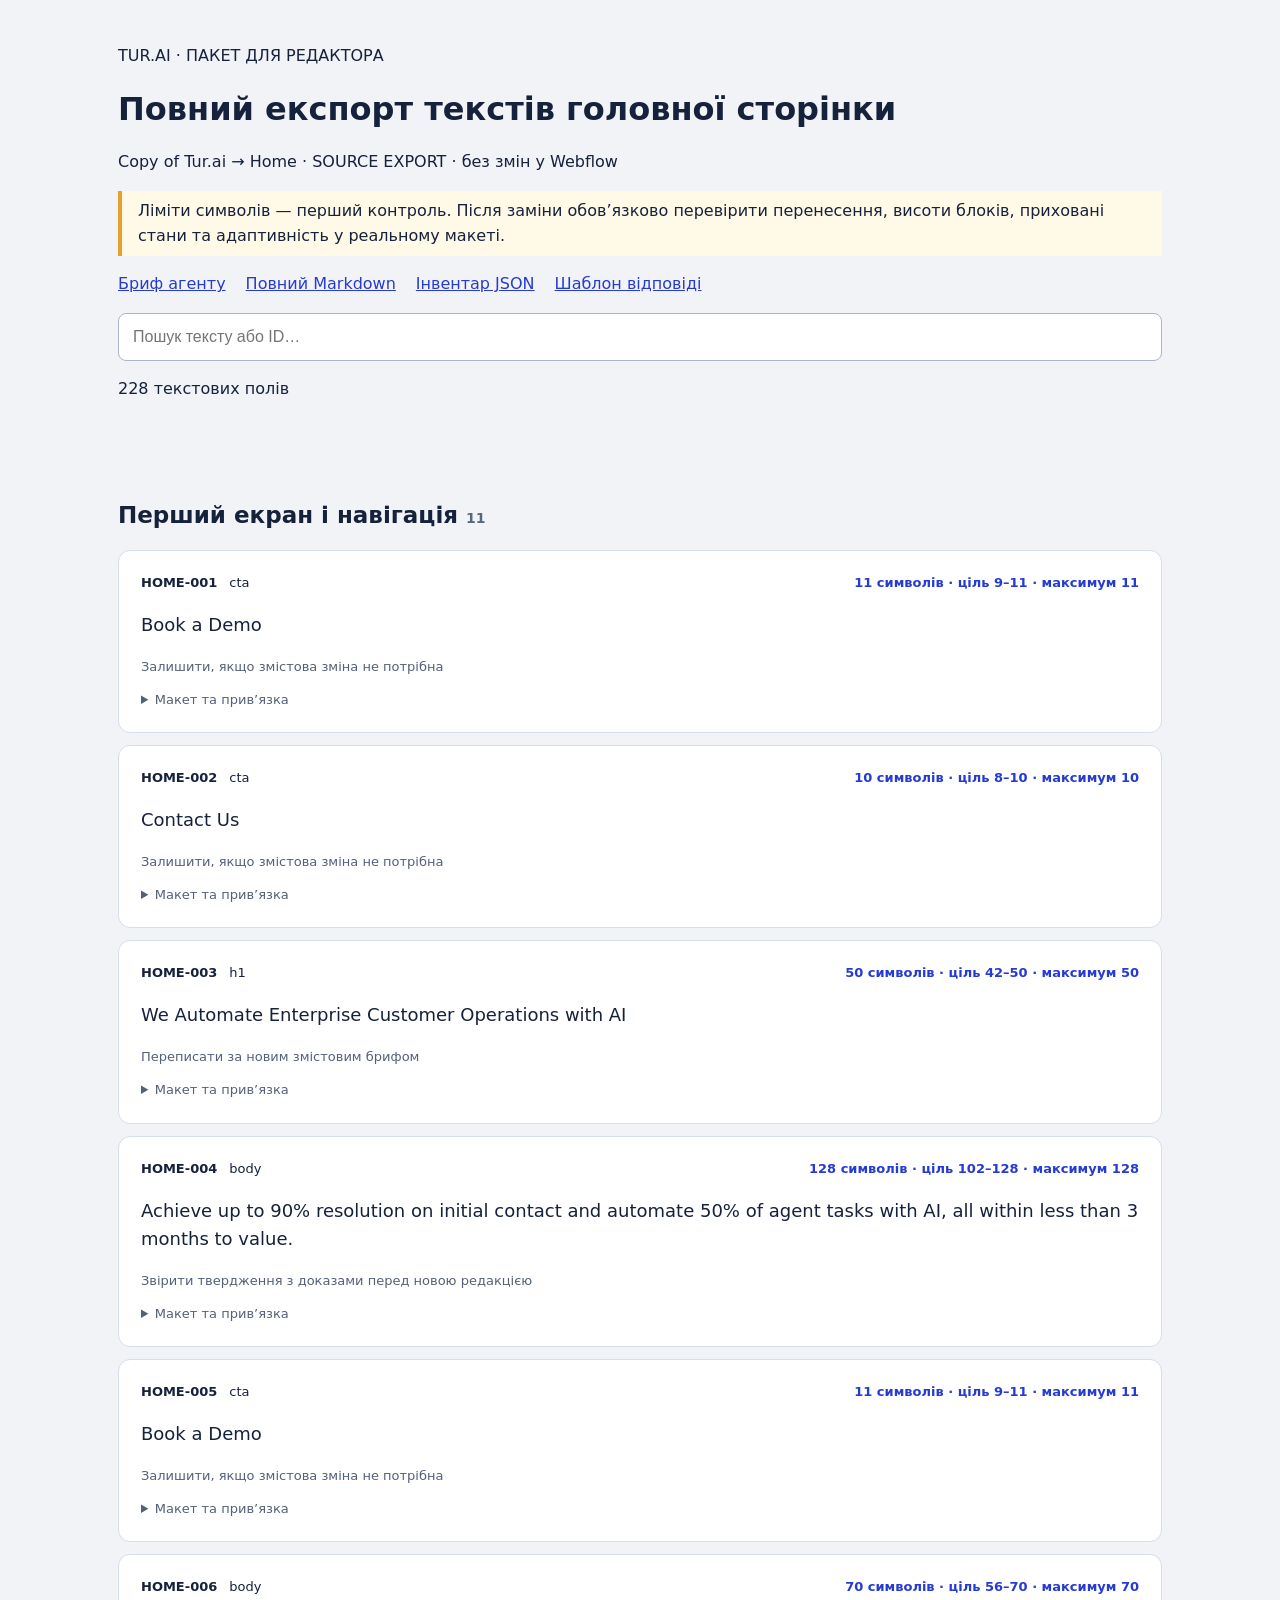
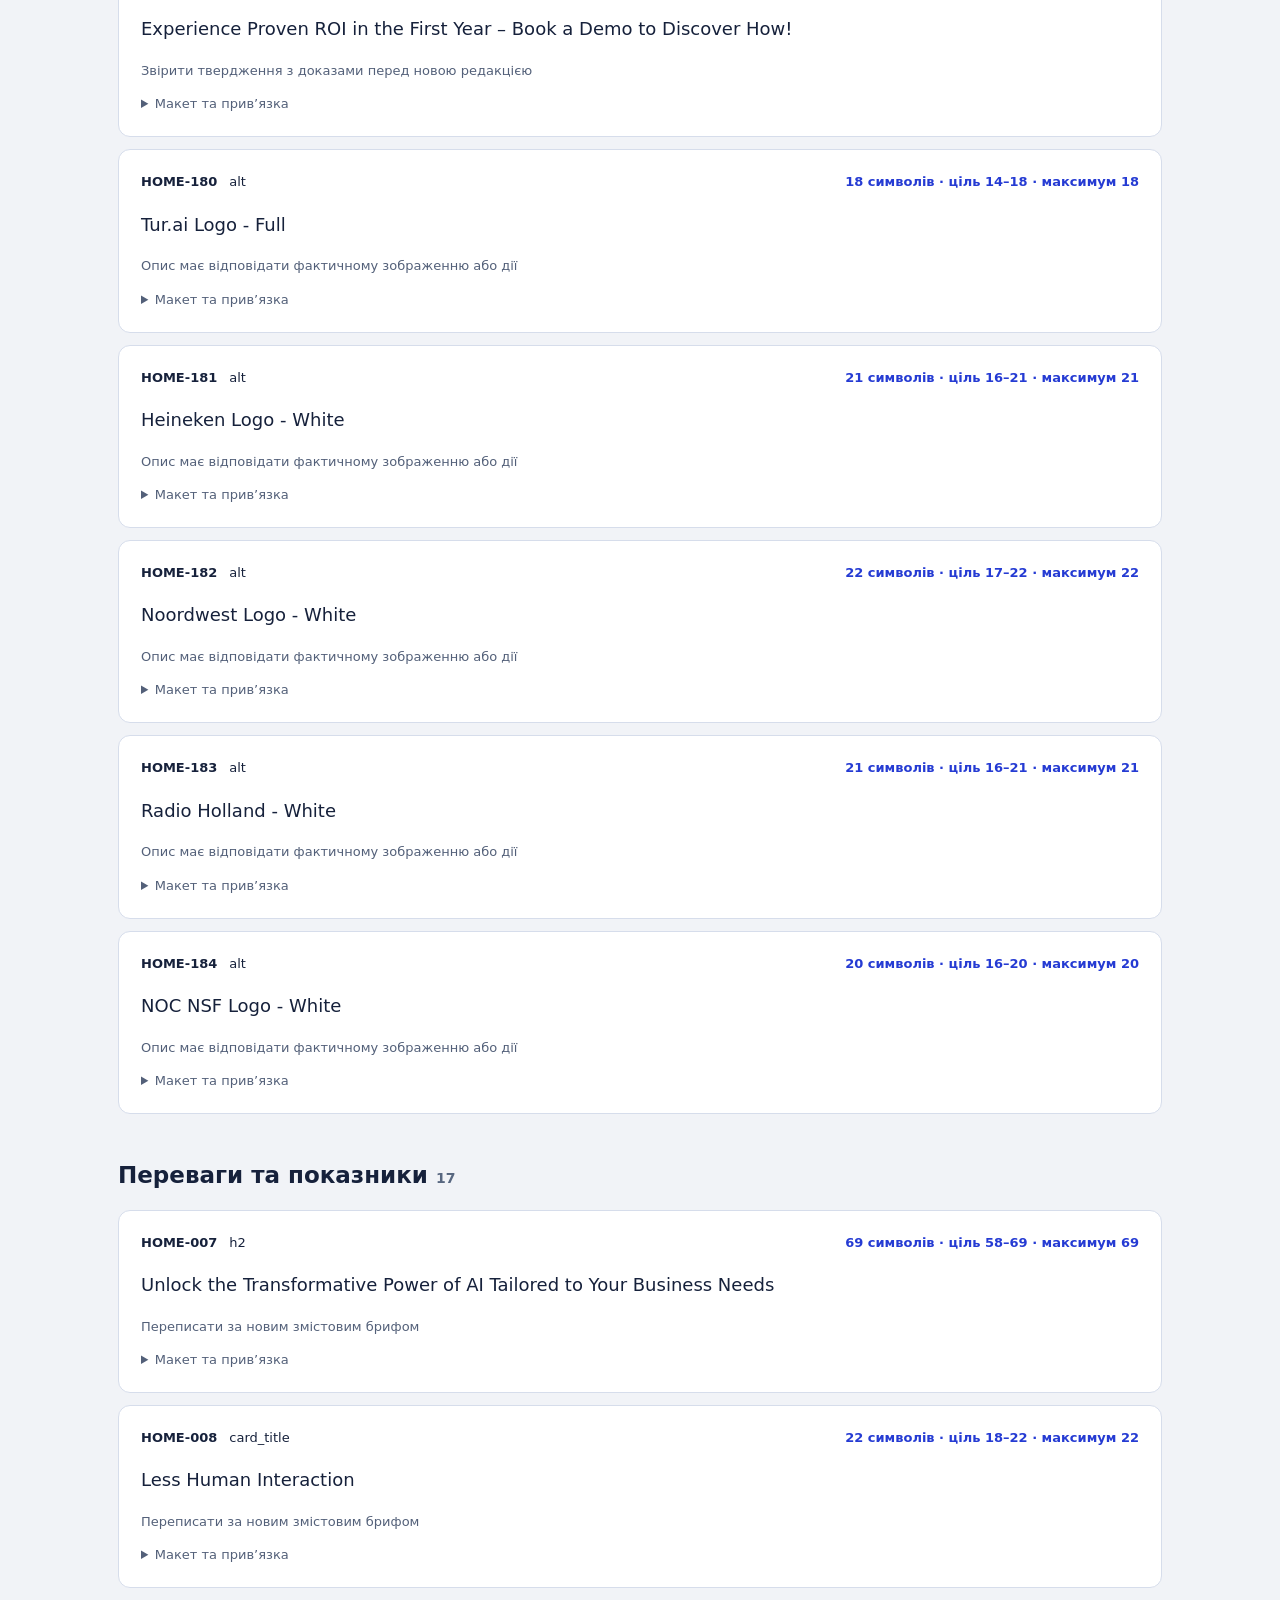
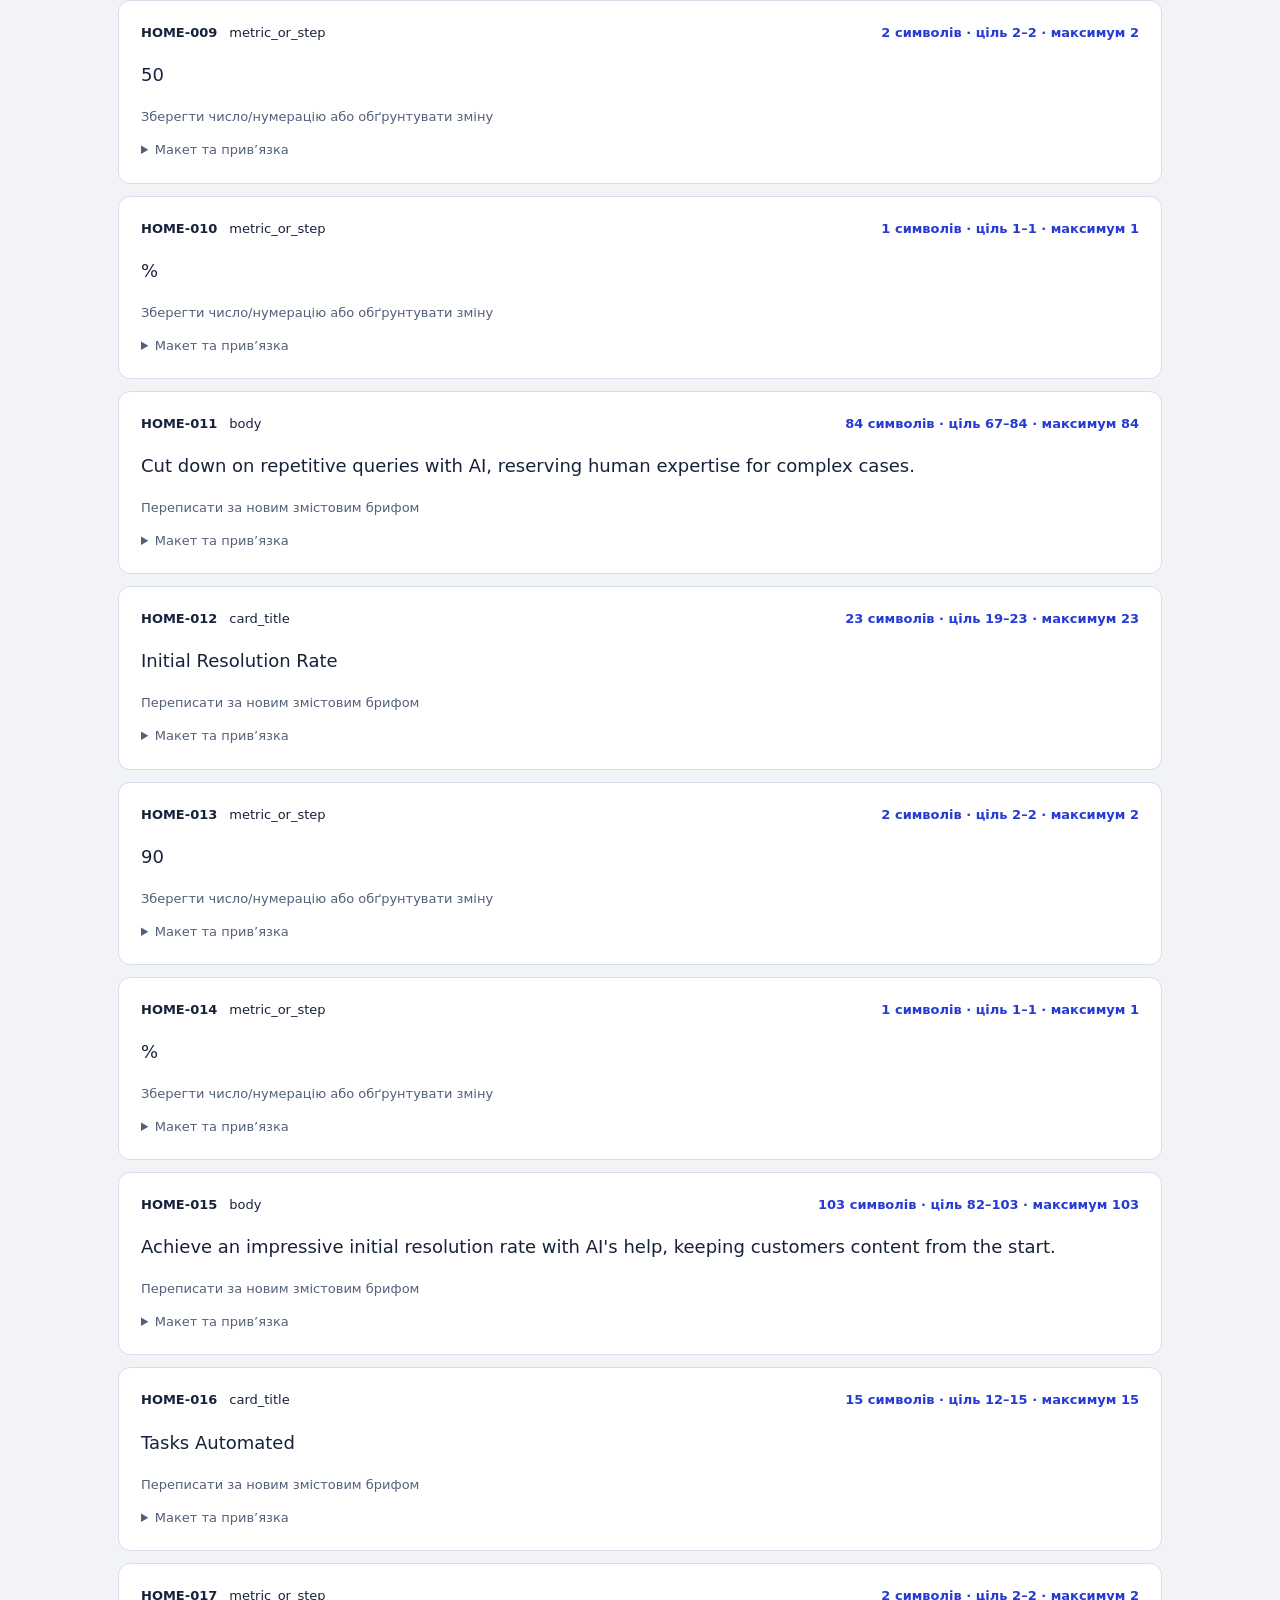
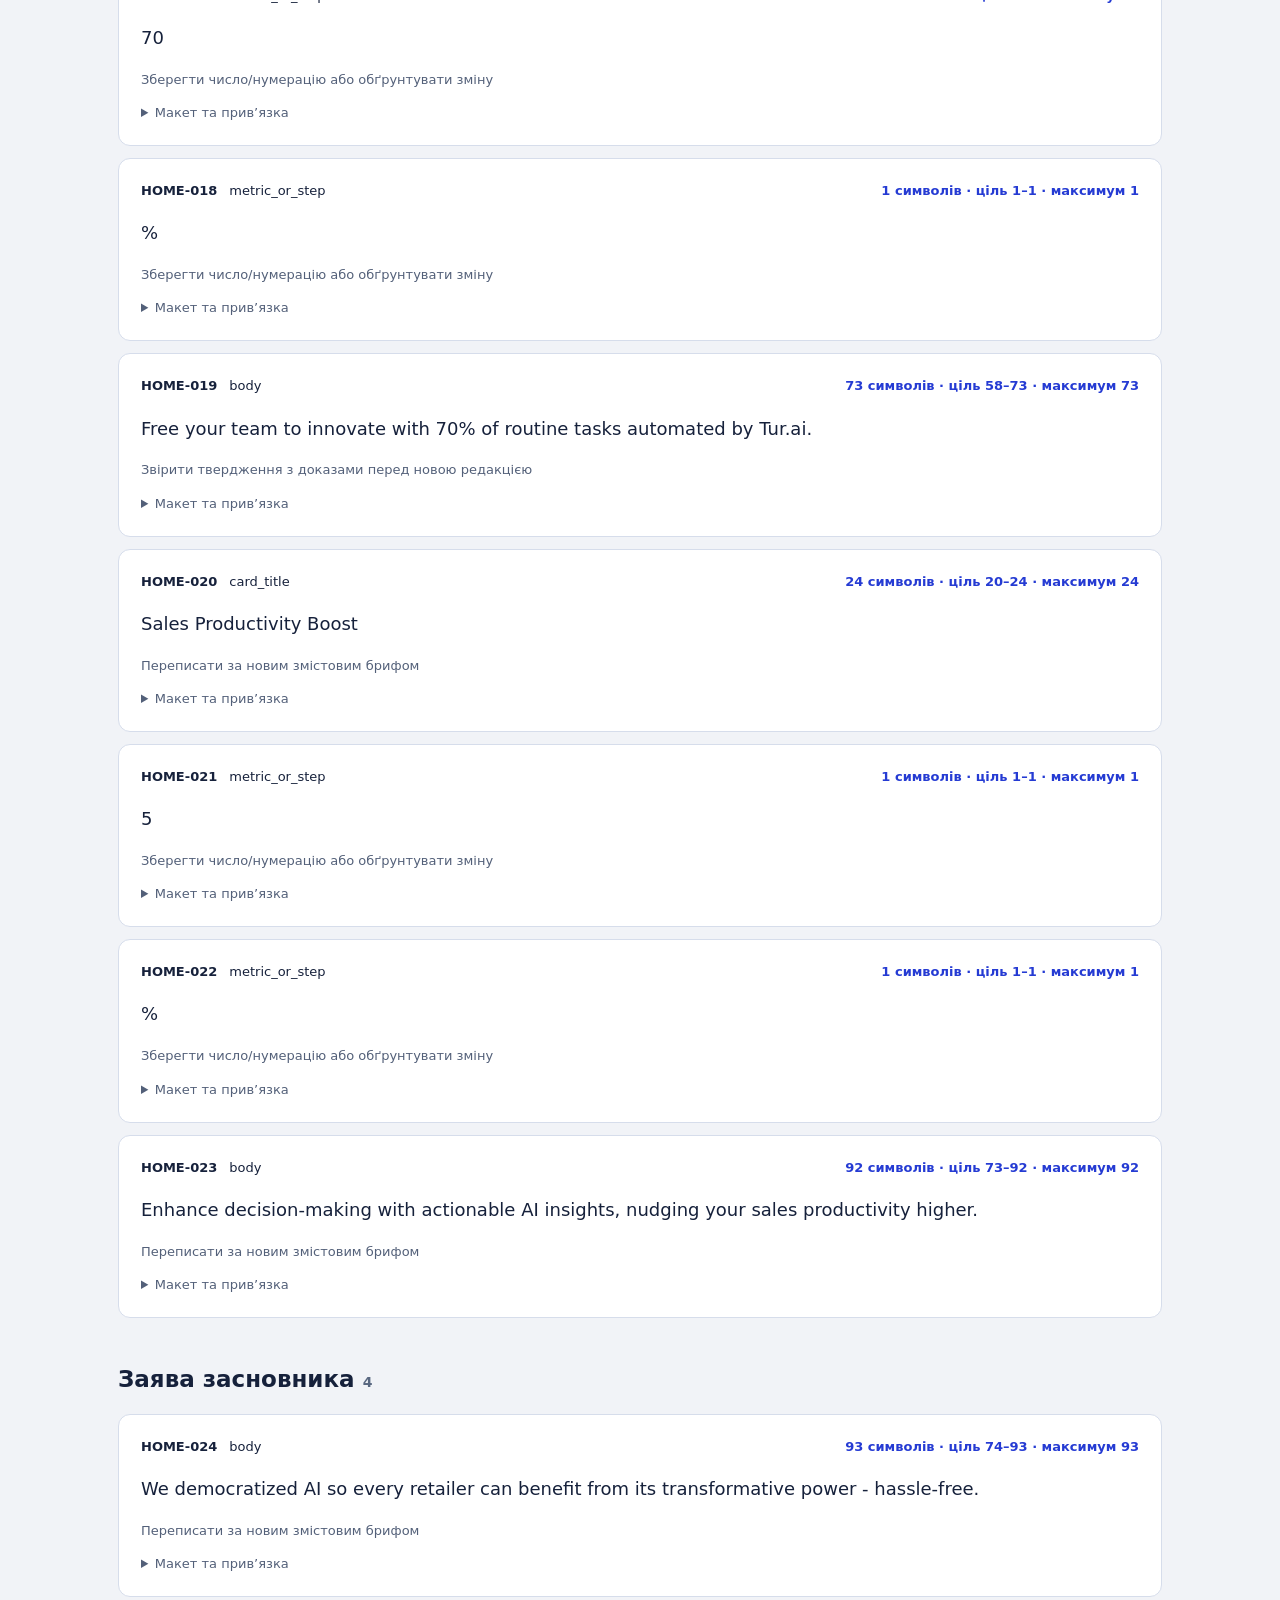
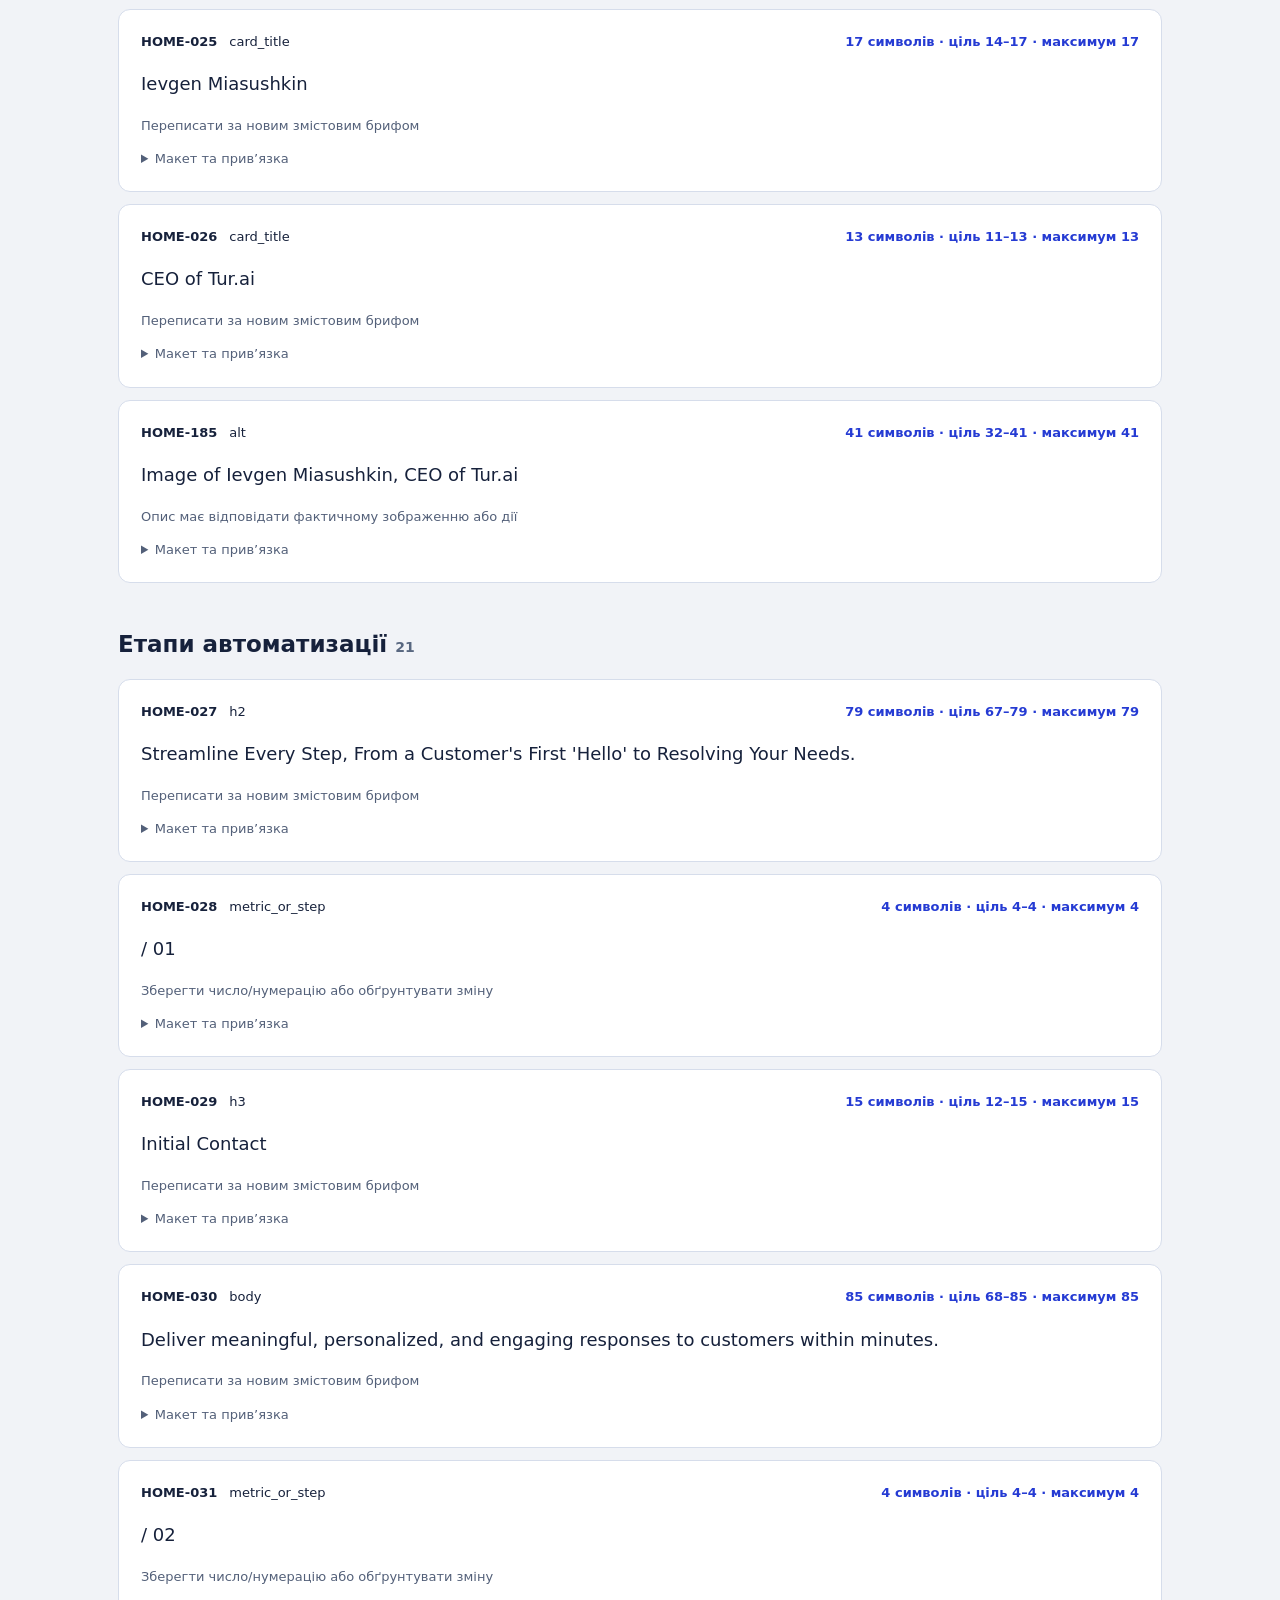
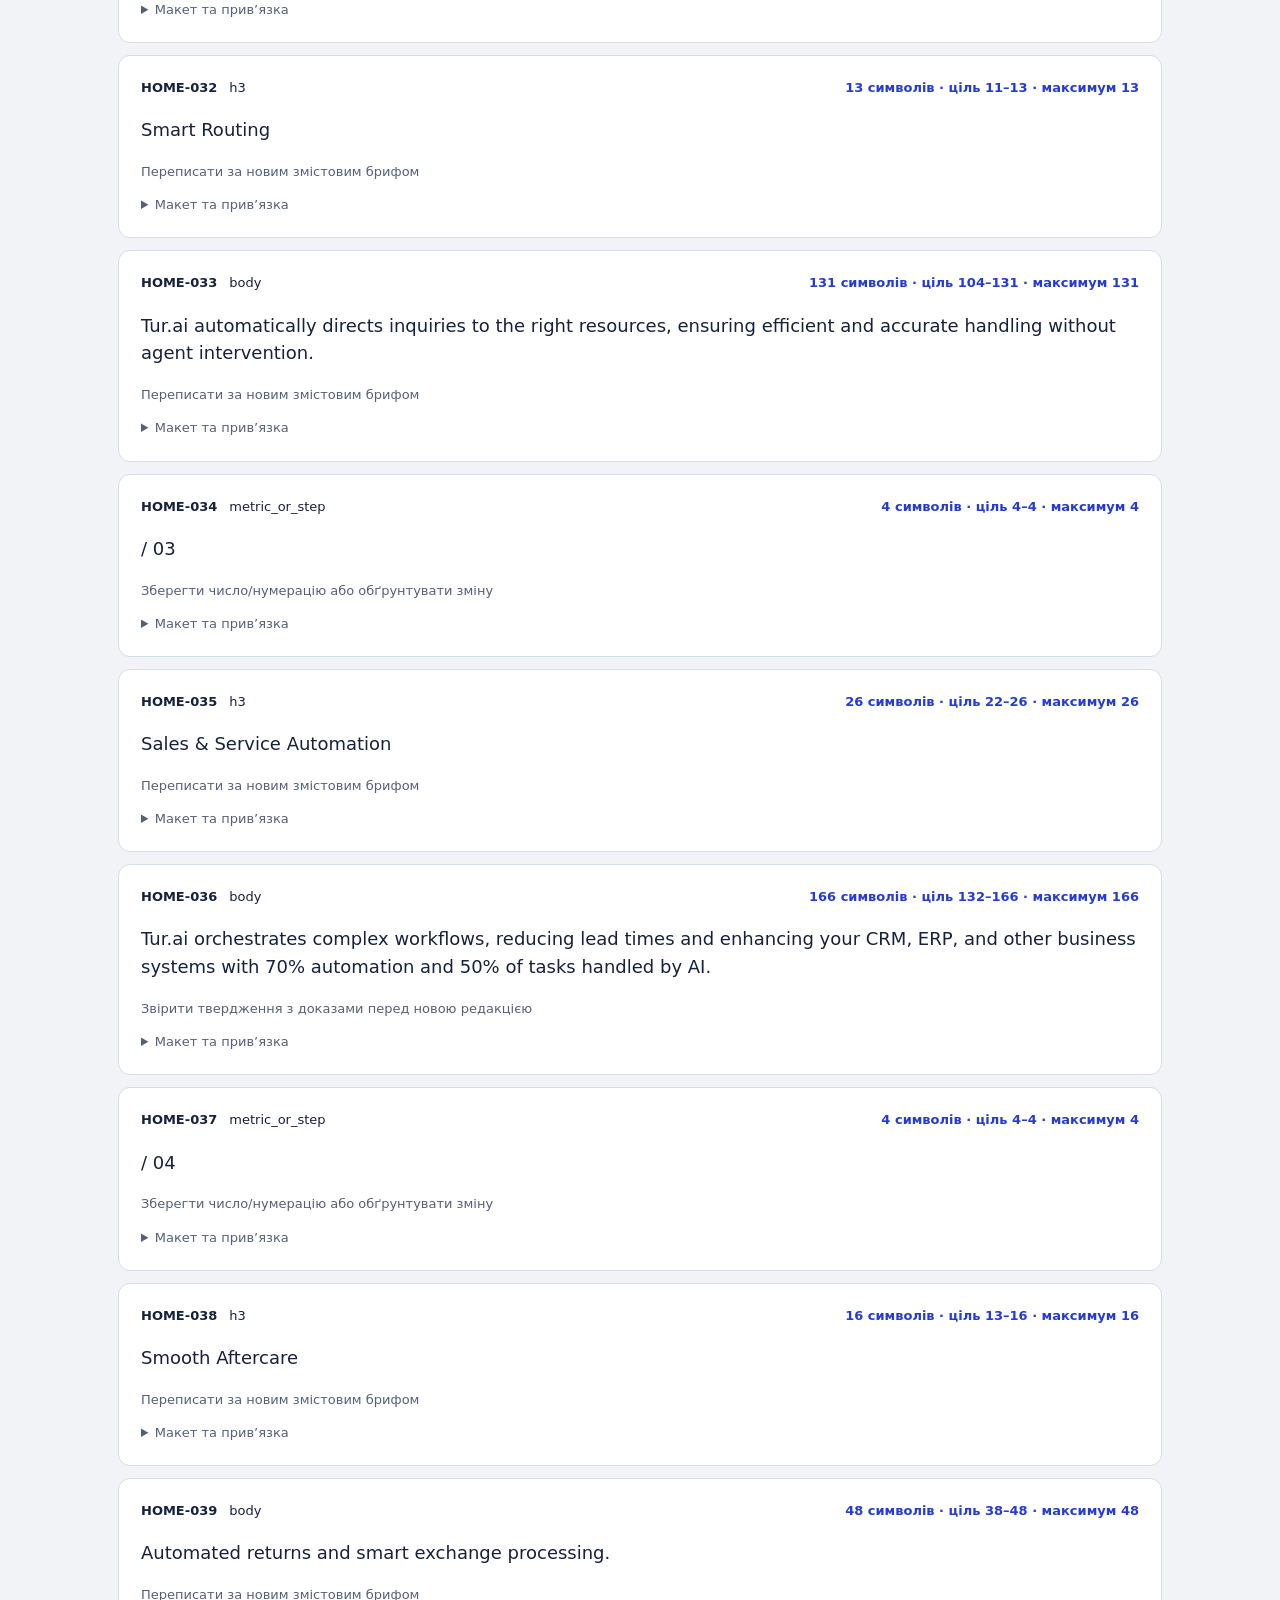
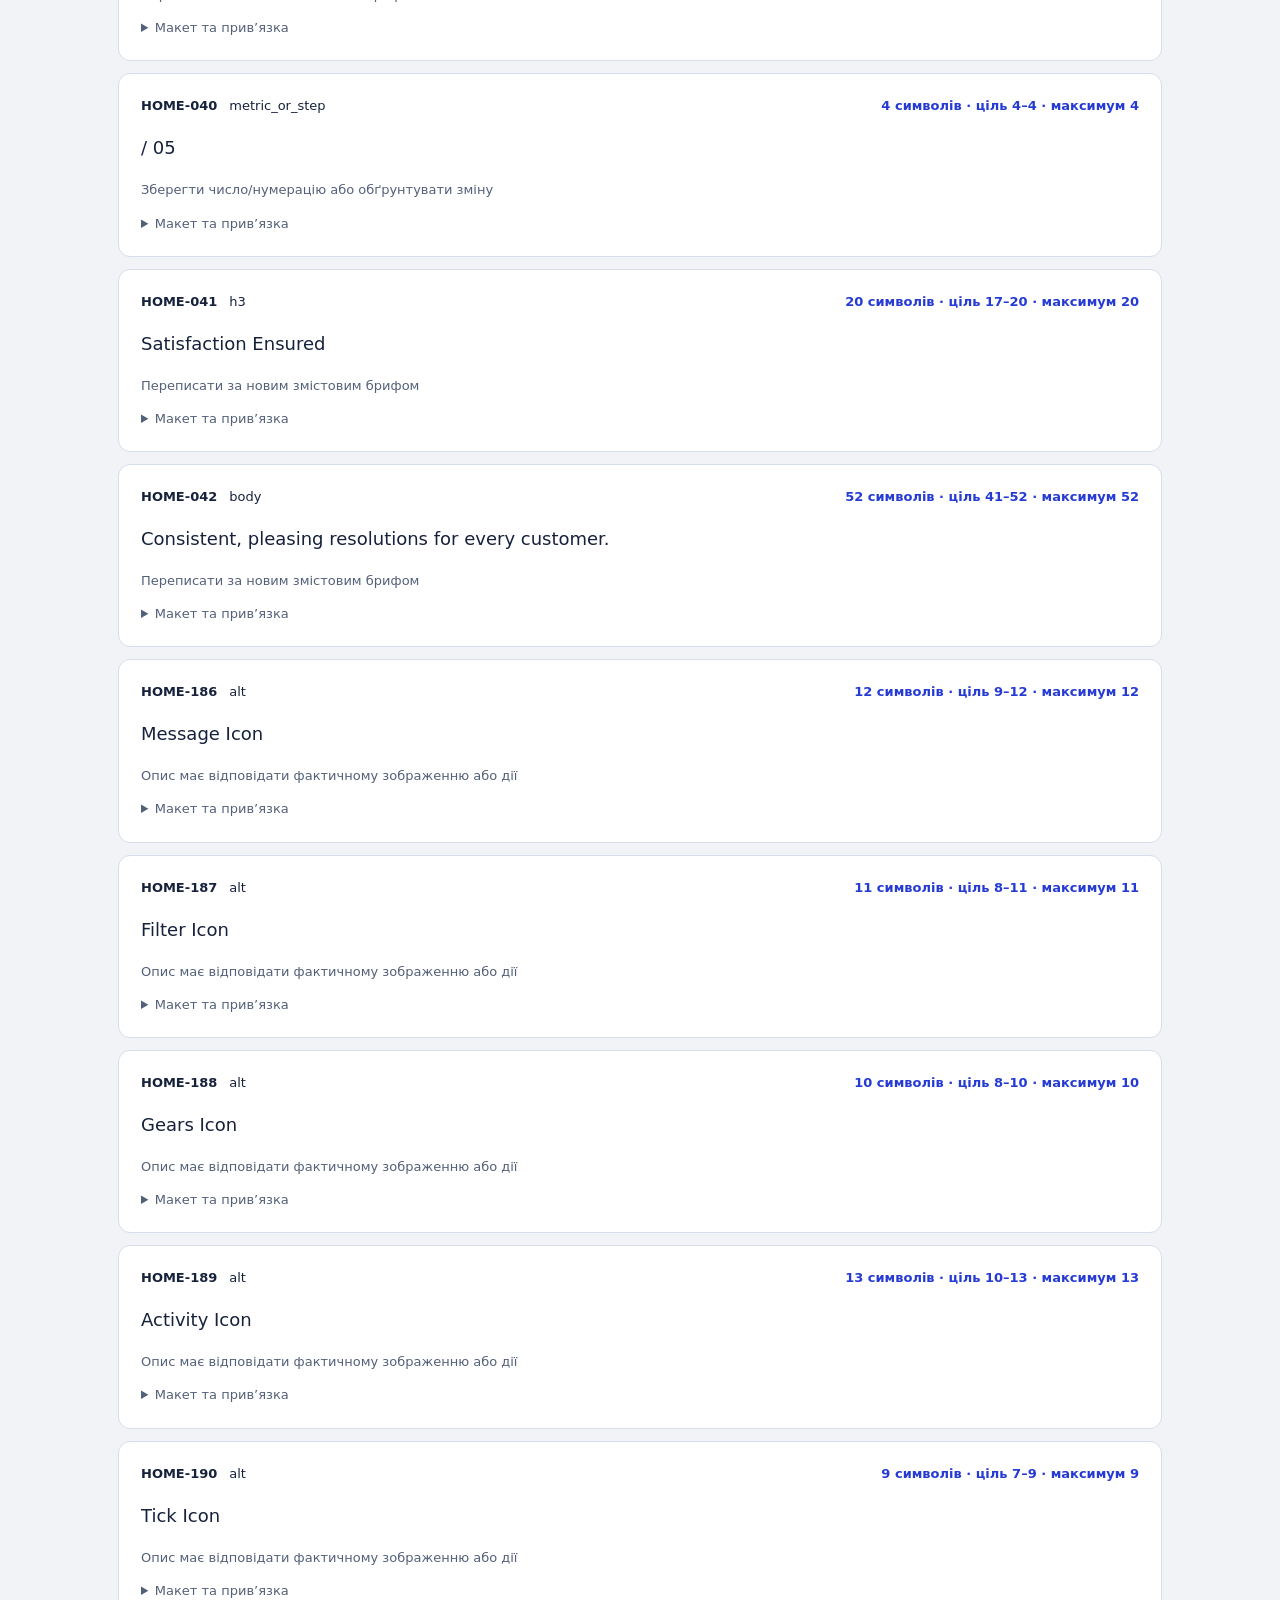
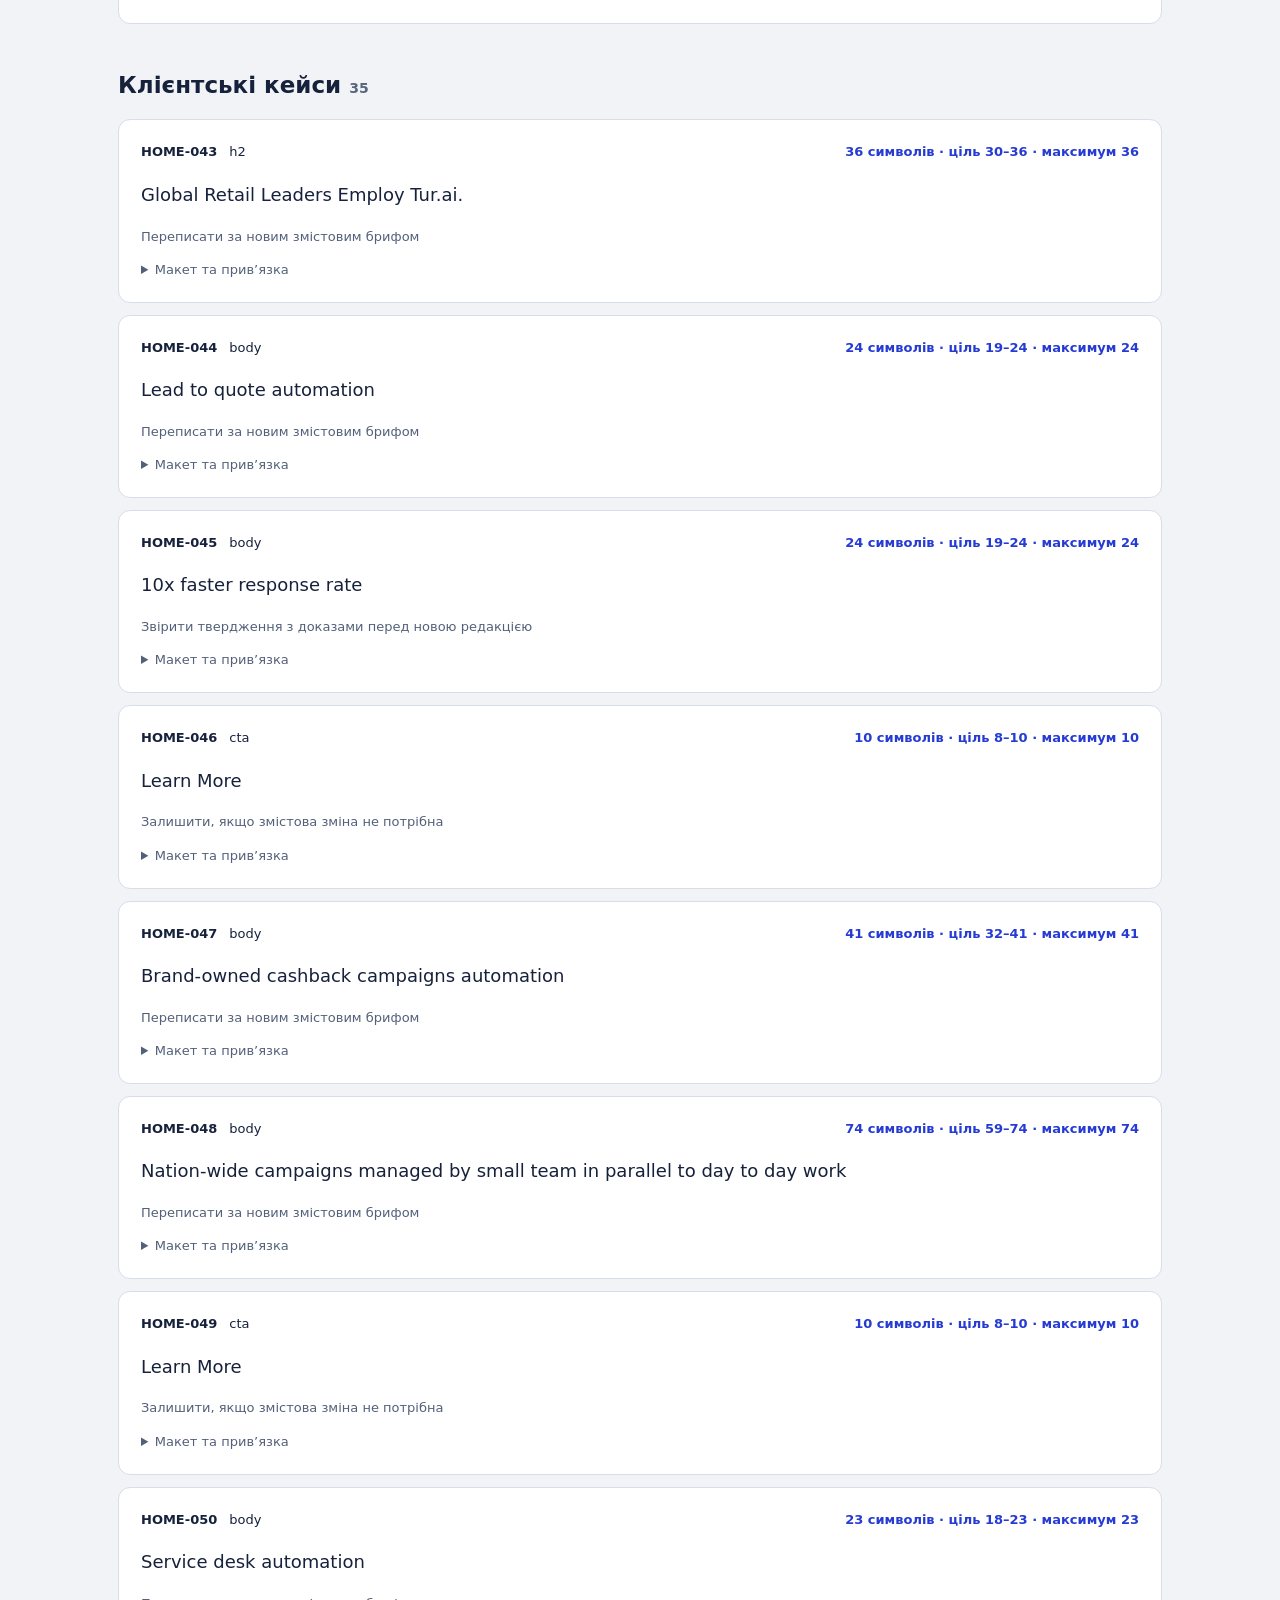
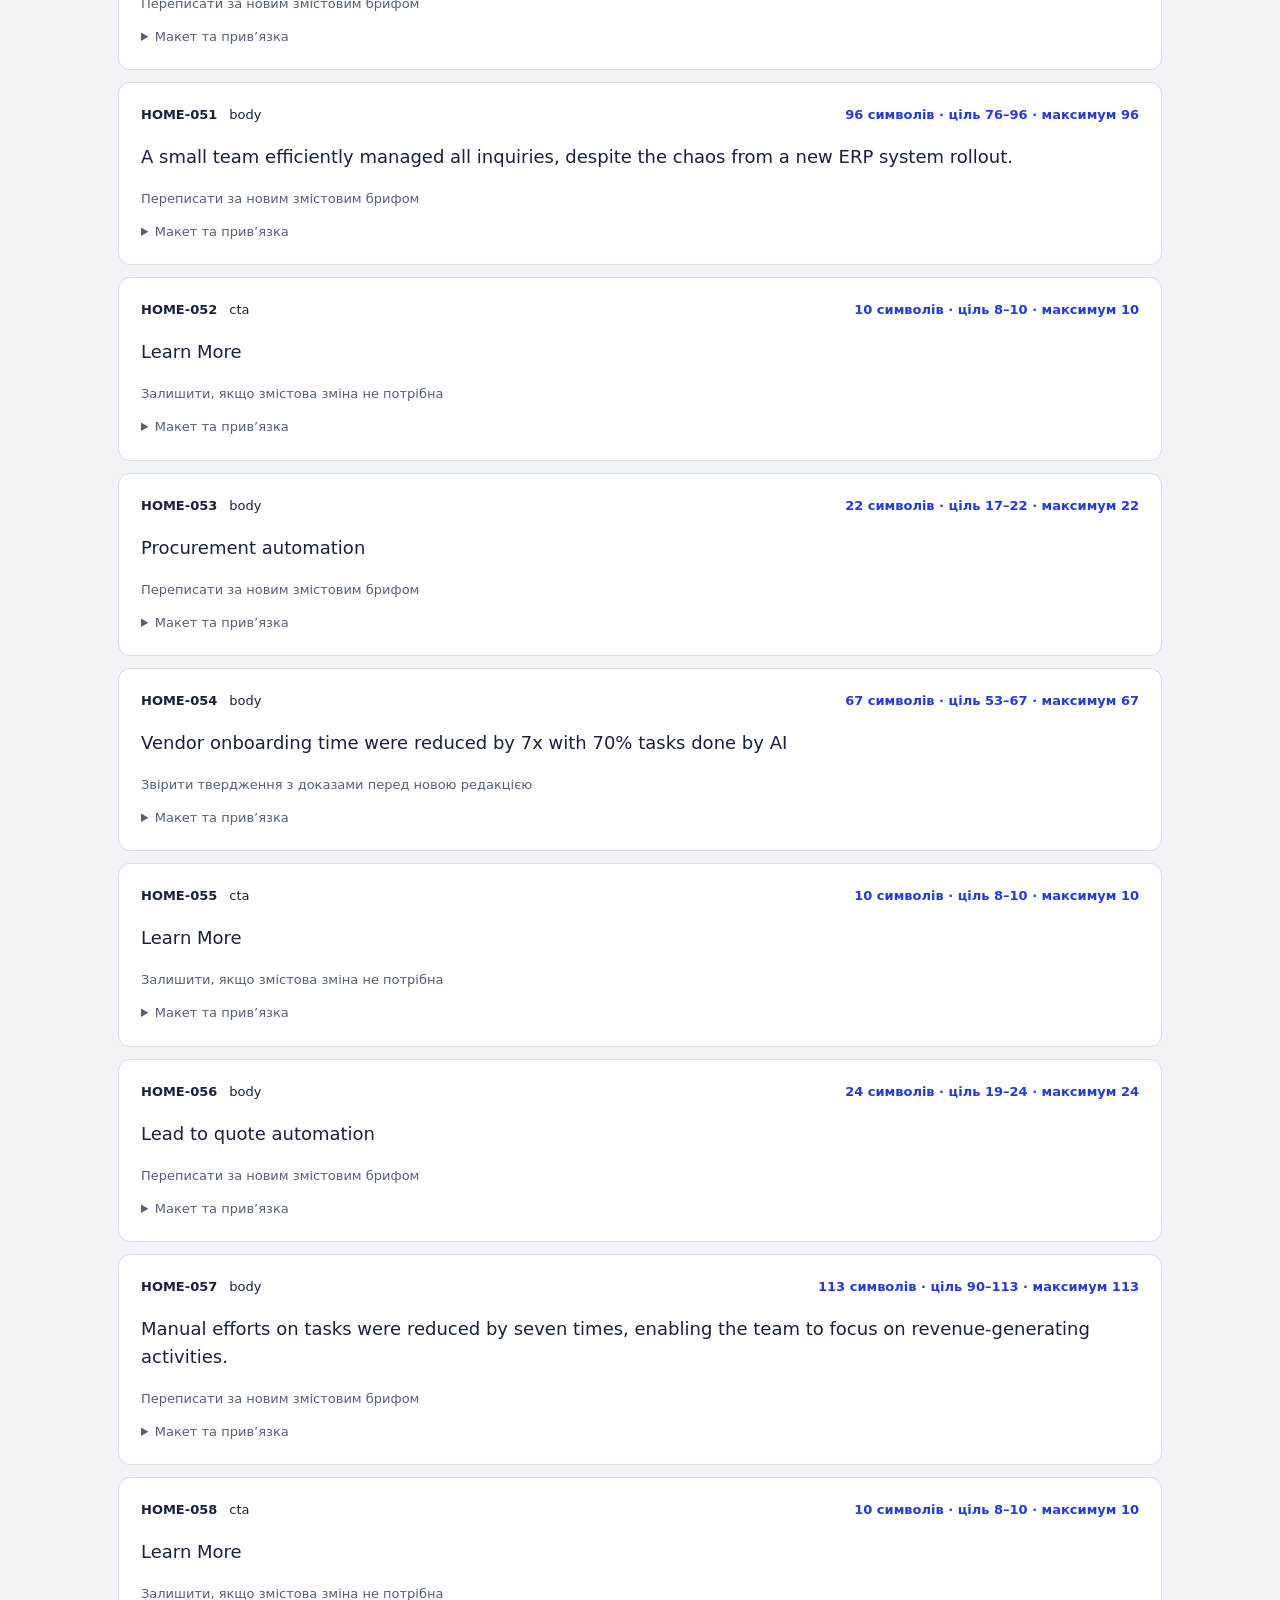
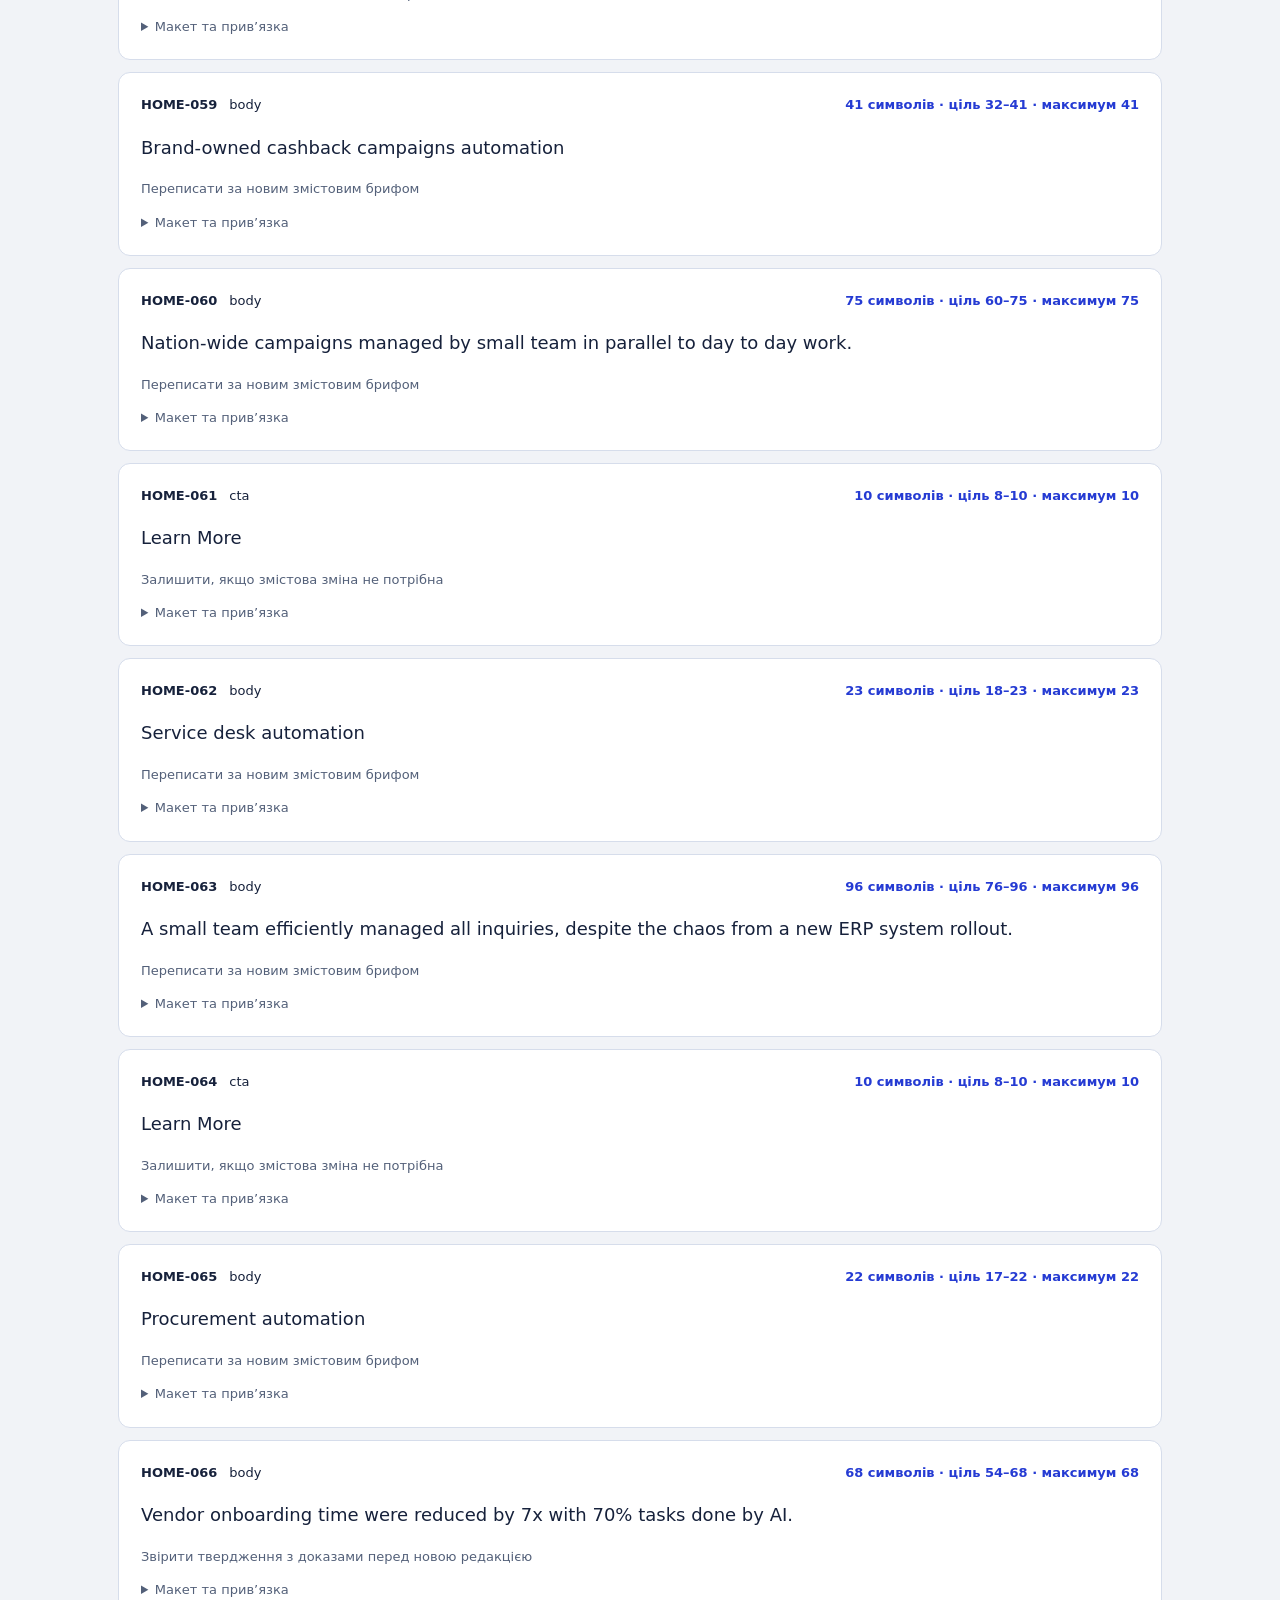
<file: baseline/home/2026-10-12/index.html>
<!doctype html><html lang="uk"><meta charset="utf-8"><meta name="viewport" content="width=device-width,initial-scale=1"><title>Tur.ai Тексти головної сторінки</title><style>*{box-sizing:border-box}body{margin:0;font:16px/1.55 system-ui,sans-serif;background:#f1f3f7;color:#16213b}header,main{max-width:1100px;margin:auto;padding:28px}header{padding-bottom:8px}h1{font-size:32px;line-height:1.2}h2{margin:44px 0 16px;font-size:23px}h2 small{font-size:14px;color:#586780}article{background:white;border:1px solid #d6ddeb;border-radius:12px;margin:12px 0;padding:22px;break-inside:avoid}.row{display:flex;gap:12px;flex-wrap:wrap;font-size:13px}.row strong{margin-left:auto;color:#253bd3}.copy{font-size:18px;white-space:pre-wrap}.note,details{font-size:13px;color:#536079}code{overflow-wrap:anywhere}input{width:100%;padding:14px;border:1px solid #aab5c9;border-radius:8px;font-size:16px}a{color:#253bd3}.warning{border-left:4px solid #e5a12b;padding:8px 16px;background:#fff9e8}.links{display:flex;gap:20px;flex-wrap:wrap}@media print{input,.links{display:none}body{background:white}header,main{padding:0}article{border-radius:0}details{display:none}}</style><header><p>TUR.AI · ПАКЕТ ДЛЯ РЕДАКТОРА</p><h1>Повний експорт текстів головної сторінки</h1><p>Copy of Tur.ai → Home · SOURCE EXPORT · без змін у Webflow</p><p class="warning">Ліміти символів — перший контроль. Після заміни обов’язково перевірити перенесення, висоти блоків, приховані стани та адаптивність у реальному макеті.</p><p class="links"><a href="00_BRIEF_FOR_AGENT.md">Бриф агенту</a><a href="01_FULL_CONTENT_EXPORT.md">Повний Markdown</a><a href="inventory.json">Інвентар JSON</a><a href="02_REWRITE_TEMPLATE.json">Шаблон відповіді</a></p><input id="search" aria-label="Пошук тексту або ID" placeholder="Пошук тексту або ID…"><p id="count"></p></header><main><section><h2>Перший екран і навігація <small>11</small></h2><article id="HOME-001" data-search="home-001 book a demo hero"><div class="row"><b>HOME-001</b><span>cta</span><strong>11 символів · ціль 9–11 · максимум 11</strong></div><p class="copy">Book a Demo</p><p class="note">Залишити, якщо змістова зміна не потрібна</p><details><summary>Макет та прив’язка</summary><p>1383: 116×27px, ≈1 ряд.; 820: 107×25px, ≈1 ряд.; 667: приховано; 393: приховано; 320: приховано</p><code>38e1ce34-89dc-8e51-8705-41d79264eaf2</code><p>Body → page-wrapper → main-wrapper → section_hero → ComponentInstance → Component Nav → hero_nav → hero_nav-button-wrap → ComponentInstance → Component Button - Light → button-wrap → button → button-text</p></details></article><article id="HOME-002" data-search="home-002 contact us hero"><div class="row"><b>HOME-002</b><span>cta</span><strong>10 символів · ціль 8–10 · максимум 10</strong></div><p class="copy">Contact Us</p><p class="note">Залишити, якщо змістова зміна не потрібна</p><details><summary>Макет та прив’язка</summary><p>1383: 98×27px, ≈1 ряд.; 820: 91×25px, ≈1 ряд.; 667: приховано; 393: приховано; 320: приховано</p><code>ed545407-4d33-d0b8-cc9e-d37c0b006e21</code><p>Body → page-wrapper → main-wrapper → section_hero → ComponentInstance → Component Nav → hero_nav → hero_nav-button-wrap → ComponentInstance → Component Button - Dark → button-wrap → button.is-dark → button-text</p></details></article><article id="HOME-003" data-search="home-003 we automate enterprise customer operations with ai hero"><div class="row"><b>HOME-003</b><span>h1</span><strong>50 символів · ціль 42–50 · максимум 50</strong></div><p class="copy">We Automate Enterprise Customer Operations with AI</p><p class="note">Переписати за новим змістовим брифом</p><details><summary>Макет та прив’язка</summary><p>1383: 1271×152px, ≈2 ряд.; 820: 732×212px, ≈3 ряд.; 667: 624×86px, ≈2 ряд.; 393: 347×183px, ≈4 ряд.; 320: 276×220px, ≈5 ряд.</p><code>370cbcb9-ca44-e3fa-3af5-ffcc49e12e2e</code><p>Body → page-wrapper → main-wrapper → section_hero → padding-global.padding-section-hero → container-large → hero_component → hero_text → hero_heading</p></details></article><article id="HOME-004" data-search="home-004 achieve up to 90% resolution on initial contact and automate 50% of agent tasks with ai, all within less than 3 months to value. hero"><div class="row"><b>HOME-004</b><span>body</span><strong>128 символів · ціль 102–128 · максимум 128</strong></div><p class="copy">Achieve up to 90% resolution on initial contact and automate 50% of agent tasks with AI, all within less than 3 months to value.</p><p class="note">Звірити твердження з доказами перед новою редакцією</p><details><summary>Макет та прив’язка</summary><p>1383: 1144×30px, ≈1 ряд.; 820: 732×55px, ≈2 ряд.; 667: 624×54px, ≈2 ряд.; 393: 347×115px, ≈4 ряд.; 320: 276×138px, ≈5 ряд.</p><code>fbe0ec56-d4fe-6874-de40-32e8aa8e5ad3</code><p>Body → page-wrapper → main-wrapper → section_hero → padding-global.padding-section-hero → container-large → hero_component → hero_text → hero_subtext</p></details></article><article id="HOME-005" data-search="home-005 book a demo hero"><div class="row"><b>HOME-005</b><span>cta</span><strong>11 символів · ціль 9–11 · максимум 11</strong></div><p class="copy">Book a Demo</p><p class="note">Залишити, якщо змістова зміна не потрібна</p><details><summary>Макет та прив’язка</summary><p>1383: 116×27px, ≈1 ряд.; 820: 107×25px, ≈1 ряд.; 667: 105×25px, ≈1 ряд.; 393: 112×26px, ≈1 ряд.; 320: 107×25px, ≈1 ряд.</p><code>38e1ce34-89dc-8e51-8705-41d79264eaf2</code><p>Body → page-wrapper → main-wrapper → section_hero → padding-global.padding-section-hero → container-large → hero_component → hero_button-wrap → ComponentInstance → Component Button - Light → button-wrap → button → button-text</p></details></article><article id="HOME-006" data-search="home-006 experience proven roi in the first year – book a demo to discover how! hero"><div class="row"><b>HOME-006</b><span>body</span><strong>70 символів · ціль 56–70 · максимум 70</strong></div><p class="copy">Experience Proven ROI in the First Year – Book a Demo to Discover How!</p><p class="note">Звірити твердження з доказами перед новою редакцією</p><details><summary>Макет та прив’язка</summary><p>1383: 577×26px, ≈1 ряд.; 820: 534×24px, ≈1 ряд.; 667: 523×24px, ≈1 ряд.; 393: 347×50px, ≈2 ряд.; 320: 276×73px, ≈3 ряд.</p><code>8d0699a1-57c9-05de-24f3-854a2bc59024</code><p>Body → page-wrapper → main-wrapper → section_hero → padding-global.padding-section-hero → container-large → hero_component → hero_button-wrap → hero_caption</p></details></article><article id="HOME-180" data-search="home-180 tur.ai logo - full hero"><div class="row"><b>HOME-180</b><span>alt</span><strong>18 символів · ціль 14–18 · максимум 18</strong></div><p class="copy">Tur.ai Logo - Full</p><p class="note">Опис має відповідати фактичному зображенню або дії</p><details><summary>Макет та прив’язка</summary><p>1383: 159×49px, рядки н/д; 820: 147×45px, рядки н/д; 667: 144×44px, рядки н/д; 393: 153×47px, рядки н/д; 320: 147×45px, рядки н/д</p><code>6e75afeb-ea0b-0674-7230-dec39e99b3b9</code><p>Body → page-wrapper → main-wrapper → section_hero → ComponentInstance → Component Nav → hero_nav → brand_nav → brand_logo</p></details></article><article id="HOME-181" data-search="home-181 heineken logo - white hero"><div class="row"><b>HOME-181</b><span>alt</span><strong>21 символів · ціль 16–21 · максимум 21</strong></div><p class="copy">Heineken Logo - White</p><p class="note">Опис має відповідати фактичному зображенню або дії</p><details><summary>Макет та прив’язка</summary><p>1383: 133×32px, рядки н/д; 820: 123×29px, рядки н/д; 667: 120×29px, рядки н/д; 393: 112×27px, рядки н/д; 320: 107×26px, рядки н/д</p><code>5cad4aa3-5325-8fbf-dc37-56ad27d7db44</code><p>Body → page-wrapper → main-wrapper → section_hero → padding-global.padding-section-hero → container-large → hero_component → hero_logo-list → hero_logo-wrapper → hero_logo</p></details></article><article id="HOME-182" data-search="home-182 noordwest logo - white hero"><div class="row"><b>HOME-182</b><span>alt</span><strong>22 символів · ціль 17–22 · максимум 22</strong></div><p class="copy">Noordwest Logo - White</p><p class="note">Опис має відповідати фактичному зображенню або дії</p><details><summary>Макет та прив’язка</summary><p>1383: 134×32px, рядки н/д; 820: 124×29px, рядки н/д; 667: 122×29px, рядки н/д; 393: 113×27px, рядки н/д; 320: 109×26px, рядки н/д</p><code>0cec75fb-036d-bce4-effd-dacc9ef108da</code><p>Body → page-wrapper → main-wrapper → section_hero → padding-global.padding-section-hero → container-large → hero_component → hero_logo-list → hero_logo-wrapper → hero_logo</p></details></article><article id="HOME-183" data-search="home-183 radio holland - white hero"><div class="row"><b>HOME-183</b><span>alt</span><strong>21 символів · ціль 16–21 · максимум 21</strong></div><p class="copy">Radio Holland - White</p><p class="note">Опис має відповідати фактичному зображенню або дії</p><details><summary>Макет та прив’язка</summary><p>1383: 153×32px, рядки н/д; 820: 141×29px, рядки н/д; 667: 138×29px, рядки н/д; 393: 129×27px, рядки н/д; 320: 123×26px, рядки н/д</p><code>ce7f0770-1fbc-f4f6-b3d0-5d28a9f6129f</code><p>Body → page-wrapper → main-wrapper → section_hero → padding-global.padding-section-hero → container-large → hero_component → hero_logo-list → hero_logo-wrapper → hero_logo</p></details></article><article id="HOME-184" data-search="home-184 noc nsf logo - white hero"><div class="row"><b>HOME-184</b><span>alt</span><strong>20 символів · ціль 16–20 · максимум 20</strong></div><p class="copy">NOC NSF Logo - White</p><p class="note">Опис має відповідати фактичному зображенню або дії</p><details><summary>Макет та прив’язка</summary><p>1383: 40×32px, рядки н/д; 820: 37×29px, рядки н/д; 667: 36×29px, рядки н/д; 393: 34×27px, рядки н/д; 320: 32×26px, рядки н/д</p><code>825acb04-ad82-35fd-90ae-9fecda538a86</code><p>Body → page-wrapper → main-wrapper → section_hero → padding-global.padding-section-hero → container-large → hero_component → hero_logo-list → hero_logo-wrapper → hero_logo</p></details></article></section><section><h2>Переваги та показники <small>17</small></h2><article id="HOME-007" data-search="home-007 unlock the transformative power of ai tailored to your business needs transform"><div class="row"><b>HOME-007</b><span>h2</span><strong>69 символів · ціль 58–69 · максимум 69</strong></div><p class="copy">Unlock the Transformative Power of AI Tailored to Your Business Needs</p><p class="note">Переписати за новим змістовим брифом</p><details><summary>Макет та прив’язка</summary><p>1383: 931×114px, ≈2 ряд.; 820: 732×159px, ≈3 ряд.; 667: 563×69px, ≈2 ряд.; 393: 347×147px, ≈4 ряд.; 320: 276×176px, ≈5 ряд.</p><code>02b63847-bb12-574e-7515-0cb13b323592</code><p>Body → page-wrapper → main-wrapper → section_transform → padding-global.padding-section-large → container-large → transform_component → heading-style-h2</p></details></article><article id="HOME-008" data-search="home-008 less human interaction transform"><div class="row"><b>HOME-008</b><span>card_title</span><strong>22 символів · ціль 18–22 · максимум 22</strong></div><p class="copy">Less Human Interaction</p><p class="note">Переписати за новим змістовим брифом</p><details><summary>Макет та прив’язка</summary><p>1383: 270×22px, ≈1 ряд.; 820: 336×20px, ≈1 ряд.; 667: 624×20px, ≈1 ряд.; 393: 347×21px, ≈1 ряд.; 320: 276×20px, ≈1 ряд.</p><code>3e9d6fb2-d26f-e0c2-d772-4f8959394278</code><p>Body → page-wrapper → main-wrapper → section_transform → padding-global.padding-section-large → container-large → transform_component → transform_wrapper → transform-item → transform_heading</p></details></article><article id="HOME-009" data-search="home-009 50 transform"><div class="row"><b>HOME-009</b><span>metric_or_step</span><strong>2 символів · ціль 2–2 · максимум 2</strong></div><p class="copy">50</p><p class="note">Зберегти число/нумерацію або обґрунтувати зміну</p><details><summary>Макет та прив’язка</summary><p>1383: 143×102px, ≈1 ряд.; 820: 132×94px, ≈1 ряд.; 667: 129×92px, ≈1 ряд.; 393: 137×98px, ≈1 ряд.; 320: 132×94px, ≈1 ряд.</p><code>7a1d631e-4a36-87c4-19b1-03c3c3a8489a</code><p>Body → page-wrapper → main-wrapper → section_transform → padding-global.padding-section-large → container-large → transform_component → transform_wrapper → transform-item → transform_number-wrapper → transform_number</p></details></article><article id="HOME-010" data-search="home-010 % transform"><div class="row"><b>HOME-010</b><span>metric_or_step</span><strong>1 символів · ціль 1–1 · максимум 1</strong></div><p class="copy">%</p><p class="note">Зберегти число/нумерацію або обґрунтувати зміну</p><details><summary>Макет та прив’язка</summary><p>1383: 99×102px, ≈1 ряд.; 820: 91×94px, ≈1 ряд.; 667: 89×92px, ≈1 ряд.; 393: 95×98px, ≈1 ряд.; 320: 91×94px, ≈1 ряд.</p><code>47452983-279a-a31c-1e88-dbead9703b54</code><p>Body → page-wrapper → main-wrapper → section_transform → padding-global.padding-section-large → container-large → transform_component → transform_wrapper → transform-item → transform_number-wrapper → transform_percent</p></details></article><article id="HOME-011" data-search="home-011 cut down on repetitive queries with ai, reserving human expertise for complex cases. transform"><div class="row"><b>HOME-011</b><span>body</span><strong>84 символів · ціль 67–84 · максимум 84</strong></div><p class="copy">Cut down on repetitive queries with AI, reserving human expertise for complex cases.</p><p class="note">Переписати за новим змістовим брифом</p><details><summary>Макет та прив’язка</summary><p>1383: 270×82px, ≈3 ряд.; 820: 336×76px, ≈3 ряд.; 667: 624×50px, ≈2 ряд.; 393: 347×79px, ≈3 ряд.; 320: 276×76px, ≈3 ряд.</p><code>945818af-ca60-09a2-4eaf-60bf092ba086</code><p>Body → page-wrapper → main-wrapper → section_transform → padding-global.padding-section-large → container-large → transform_component → transform_wrapper → transform-item → transform_text</p></details></article><article id="HOME-012" data-search="home-012 initial resolution rate transform"><div class="row"><b>HOME-012</b><span>card_title</span><strong>23 символів · ціль 19–23 · максимум 23</strong></div><p class="copy">Initial Resolution Rate</p><p class="note">Переписати за новим змістовим брифом</p><details><summary>Макет та прив’язка</summary><p>1383: 270×22px, ≈1 ряд.; 820: 336×20px, ≈1 ряд.; 667: 624×20px, ≈1 ряд.; 393: 347×21px, ≈1 ряд.; 320: 276×20px, ≈1 ряд.</p><code>740e8327-fe90-a3d4-a2e7-ced5e9ff0534</code><p>Body → page-wrapper → main-wrapper → section_transform → padding-global.padding-section-large → container-large → transform_component → transform_wrapper → transform-item → transform_heading</p></details></article><article id="HOME-013" data-search="home-013 90 transform"><div class="row"><b>HOME-013</b><span>metric_or_step</span><strong>2 символів · ціль 2–2 · максимум 2</strong></div><p class="copy">90</p><p class="note">Зберегти число/нумерацію або обґрунтувати зміну</p><details><summary>Макет та прив’язка</summary><p>1383: 146×102px, ≈1 ряд.; 820: 135×94px, ≈1 ряд.; 667: 132×92px, ≈1 ряд.; 393: 140×98px, ≈1 ряд.; 320: 134×94px, ≈1 ряд.</p><code>740e8327-fe90-a3d4-a2e7-ced5e9ff0537</code><p>Body → page-wrapper → main-wrapper → section_transform → padding-global.padding-section-large → container-large → transform_component → transform_wrapper → transform-item → transform_number-wrapper → transform_number</p></details></article><article id="HOME-014" data-search="home-014 % transform"><div class="row"><b>HOME-014</b><span>metric_or_step</span><strong>1 символів · ціль 1–1 · максимум 1</strong></div><p class="copy">%</p><p class="note">Зберегти число/нумерацію або обґрунтувати зміну</p><details><summary>Макет та прив’язка</summary><p>1383: 99×102px, ≈1 ряд.; 820: 91×94px, ≈1 ряд.; 667: 89×92px, ≈1 ряд.; 393: 95×98px, ≈1 ряд.; 320: 91×94px, ≈1 ряд.</p><code>740e8327-fe90-a3d4-a2e7-ced5e9ff0539</code><p>Body → page-wrapper → main-wrapper → section_transform → padding-global.padding-section-large → container-large → transform_component → transform_wrapper → transform-item → transform_number-wrapper → transform_percent</p></details></article><article id="HOME-015" data-search="home-015 achieve an impressive initial resolution rate with ai&#x27;s help, keeping customers content from the start. transform"><div class="row"><b>HOME-015</b><span>body</span><strong>103 символів · ціль 82–103 · максимум 103</strong></div><p class="copy">Achieve an impressive initial resolution rate with AI&#x27;s help, keeping customers content from the start.</p><p class="note">Переписати за новим змістовим брифом</p><details><summary>Макет та прив’язка</summary><p>1383: 270×110px, ≈4 ряд.; 820: 336×76px, ≈3 ряд.; 667: 624×50px, ≈2 ряд.; 393: 347×79px, ≈3 ряд.; 320: 276×101px, ≈4 ряд.</p><code>740e8327-fe90-a3d4-a2e7-ced5e9ff053b</code><p>Body → page-wrapper → main-wrapper → section_transform → padding-global.padding-section-large → container-large → transform_component → transform_wrapper → transform-item → transform_text</p></details></article><article id="HOME-016" data-search="home-016 tasks automated transform"><div class="row"><b>HOME-016</b><span>card_title</span><strong>15 символів · ціль 12–15 · максимум 15</strong></div><p class="copy">Tasks Automated</p><p class="note">Переписати за новим змістовим брифом</p><details><summary>Макет та прив’язка</summary><p>1383: 270×22px, ≈1 ряд.; 820: 336×20px, ≈1 ряд.; 667: 624×20px, ≈1 ряд.; 393: 347×21px, ≈1 ряд.; 320: 276×20px, ≈1 ряд.</p><code>f9318e29-354a-45cd-23aa-0f92b790b2f7</code><p>Body → page-wrapper → main-wrapper → section_transform → padding-global.padding-section-large → container-large → transform_component → transform_wrapper → transform-item → transform_heading</p></details></article><article id="HOME-017" data-search="home-017 70 transform"><div class="row"><b>HOME-017</b><span>metric_or_step</span><strong>2 символів · ціль 2–2 · максимум 2</strong></div><p class="copy">70</p><p class="note">Зберегти число/нумерацію або обґрунтувати зміну</p><details><summary>Макет та прив’язка</summary><p>1383: 143×102px, ≈1 ряд.; 820: 132×94px, ≈1 ряд.; 667: 129×92px, ≈1 ряд.; 393: 137×98px, ≈1 ряд.; 320: 132×94px, ≈1 ряд.</p><code>f9318e29-354a-45cd-23aa-0f92b790b2fa</code><p>Body → page-wrapper → main-wrapper → section_transform → padding-global.padding-section-large → container-large → transform_component → transform_wrapper → transform-item → transform_number-wrapper → transform_number</p></details></article><article id="HOME-018" data-search="home-018 % transform"><div class="row"><b>HOME-018</b><span>metric_or_step</span><strong>1 символів · ціль 1–1 · максимум 1</strong></div><p class="copy">%</p><p class="note">Зберегти число/нумерацію або обґрунтувати зміну</p><details><summary>Макет та прив’язка</summary><p>1383: 99×102px, ≈1 ряд.; 820: 91×94px, ≈1 ряд.; 667: 89×92px, ≈1 ряд.; 393: 95×98px, ≈1 ряд.; 320: 91×94px, ≈1 ряд.</p><code>f9318e29-354a-45cd-23aa-0f92b790b2fc</code><p>Body → page-wrapper → main-wrapper → section_transform → padding-global.padding-section-large → container-large → transform_component → transform_wrapper → transform-item → transform_number-wrapper → transform_percent</p></details></article><article id="HOME-019" data-search="home-019 free your team to innovate with 70% of routine tasks automated by tur.ai. transform"><div class="row"><b>HOME-019</b><span>body</span><strong>73 символів · ціль 58–73 · максимум 73</strong></div><p class="copy">Free your team to innovate with 70% of routine tasks automated by Tur.ai.</p><p class="note">Звірити твердження з доказами перед новою редакцією</p><details><summary>Макет та прив’язка</summary><p>1383: 270×82px, ≈3 ряд.; 820: 336×51px, ≈2 ряд.; 667: 624×25px, ≈1 ряд.; 393: 347×53px, ≈2 ряд.; 320: 276×76px, ≈3 ряд.</p><code>f9318e29-354a-45cd-23aa-0f92b790b2fe</code><p>Body → page-wrapper → main-wrapper → section_transform → padding-global.padding-section-large → container-large → transform_component → transform_wrapper → transform-item → transform_text</p></details></article><article id="HOME-020" data-search="home-020 sales productivity boost transform"><div class="row"><b>HOME-020</b><span>card_title</span><strong>24 символів · ціль 20–24 · максимум 24</strong></div><p class="copy">Sales Productivity Boost</p><p class="note">Переписати за новим змістовим брифом</p><details><summary>Макет та прив’язка</summary><p>1383: 270×22px, ≈1 ряд.; 820: 336×20px, ≈1 ряд.; 667: 624×20px, ≈1 ряд.; 393: 347×21px, ≈1 ряд.; 320: 276×20px, ≈1 ряд.</p><code>ea335017-1cf5-c5c9-6756-e98bc54cd998</code><p>Body → page-wrapper → main-wrapper → section_transform → padding-global.padding-section-large → container-large → transform_component → transform_wrapper → transform-item → transform_heading</p></details></article><article id="HOME-021" data-search="home-021 5 transform"><div class="row"><b>HOME-021</b><span>metric_or_step</span><strong>1 символів · ціль 1–1 · максимум 1</strong></div><p class="copy">5</p><p class="note">Зберегти число/нумерацію або обґрунтувати зміну</p><details><summary>Макет та прив’язка</summary><p>1383: 68×102px, ≈1 ряд.; 820: 63×94px, ≈1 ряд.; 667: 62×92px, ≈1 ряд.; 393: 65×98px, ≈1 ряд.; 320: 63×94px, ≈1 ряд.</p><code>ea335017-1cf5-c5c9-6756-e98bc54cd99b</code><p>Body → page-wrapper → main-wrapper → section_transform → padding-global.padding-section-large → container-large → transform_component → transform_wrapper → transform-item → transform_number-wrapper → transform_number</p></details></article><article id="HOME-022" data-search="home-022 % transform"><div class="row"><b>HOME-022</b><span>metric_or_step</span><strong>1 символів · ціль 1–1 · максимум 1</strong></div><p class="copy">%</p><p class="note">Зберегти число/нумерацію або обґрунтувати зміну</p><details><summary>Макет та прив’язка</summary><p>1383: 99×102px, ≈1 ряд.; 820: 91×94px, ≈1 ряд.; 667: 89×92px, ≈1 ряд.; 393: 95×98px, ≈1 ряд.; 320: 91×94px, ≈1 ряд.</p><code>ea335017-1cf5-c5c9-6756-e98bc54cd99d</code><p>Body → page-wrapper → main-wrapper → section_transform → padding-global.padding-section-large → container-large → transform_component → transform_wrapper → transform-item → transform_number-wrapper → transform_percent</p></details></article><article id="HOME-023" data-search="home-023 enhance decision-making with actionable ai insights, nudging your sales productivity higher. transform"><div class="row"><b>HOME-023</b><span>body</span><strong>92 символів · ціль 73–92 · максимум 92</strong></div><p class="copy">Enhance decision-making with actionable AI insights, nudging your sales productivity higher.</p><p class="note">Переписати за новим змістовим брифом</p><details><summary>Макет та прив’язка</summary><p>1383: 270×82px, ≈3 ряд.; 820: 336×76px, ≈3 ряд.; 667: 624×50px, ≈2 ряд.; 393: 347×79px, ≈3 ряд.; 320: 276×76px, ≈3 ряд.</p><code>ea335017-1cf5-c5c9-6756-e98bc54cd99f</code><p>Body → page-wrapper → main-wrapper → section_transform → padding-global.padding-section-large → container-large → transform_component → transform_wrapper → transform-item → transform_text</p></details></article></section><section><h2>Заява засновника <small>4</small></h2><article id="HOME-024" data-search="home-024 we democratized ai so every retailer can benefit from its transformative power - hassle-free. quote"><div class="row"><b>HOME-024</b><span>body</span><strong>93 символів · ціль 74–93 · максимум 93</strong></div><p class="copy">We democratized AI so every retailer can benefit from its transformative power - hassle-free.</p><p class="note">Переписати за новим змістовим брифом</p><details><summary>Макет та прив’язка</summary><p>1383: 508×172px, ≈4 ряд.; 820: 585×119px, ≈3 ряд.; 667: 509×155px, ≈4 ряд.; 393: 286×110px, ≈4 ряд.; 320: 217×132px, ≈5 ряд.</p><code>bc3c9039-c403-caaf-4f49-25eee512f378</code><p>Body → page-wrapper → main-wrapper → section_quote → padding-global → container-large → quote_component → quote-grid → quote_content → quote_text</p></details></article><article id="HOME-025" data-search="home-025 ievgen miasushkin quote"><div class="row"><b>HOME-025</b><span>card_title</span><strong>17 символів · ціль 14–17 · максимум 17</strong></div><p class="copy">Ievgen Miasushkin</p><p class="note">Переписати за новим змістовим брифом</p><details><summary>Макет та прив’язка</summary><p>1383: 210×29px, ≈1 ряд.; 820: 194×26px, ≈1 ряд.; 667: 190×26px, ≈1 ряд.; 393: 168×23px, ≈1 ряд.; 320: 162×22px, ≈1 ряд.</p><code>97fbec33-b423-0566-c4fd-d7b7bf712651</code><p>Body → page-wrapper → main-wrapper → section_quote → padding-global → container-large → quote_component → quote-grid → quote_content → quote_name-wrapper → quote_name</p></details></article><article id="HOME-026" data-search="home-026 ceo of tur.ai quote"><div class="row"><b>HOME-026</b><span>card_title</span><strong>13 символів · ціль 11–13 · максимум 13</strong></div><p class="copy">CEO of Tur.ai</p><p class="note">Переписати за новим змістовим брифом</p><details><summary>Макет та прив’язка</summary><p>1383: 210×29px, ≈1 ряд.; 820: 194×26px, ≈1 ряд.; 667: 190×26px, ≈1 ряд.; 393: 168×23px, ≈1 ряд.; 320: 162×22px, ≈1 ряд.</p><code>77841641-5533-d365-e180-ef71edd242f2</code><p>Body → page-wrapper → main-wrapper → section_quote → padding-global → container-large → quote_component → quote-grid → quote_content → quote_name-wrapper → quote_title</p></details></article><article id="HOME-185" data-search="home-185 image of ievgen miasushkin, ceo of tur.ai quote"><div class="row"><b>HOME-185</b><span>alt</span><strong>41 символів · ціль 32–41 · максимум 41</strong></div><p class="copy">Image of Ievgen Miasushkin, CEO of Tur.ai</p><p class="note">Опис має відповідати фактичному зображенню або дії</p><details><summary>Макет та прив’язка</summary><p>1383: 508×538px, рядки н/д; 820: 585×619px, рядки н/д; 667: 509×539px, рядки н/д; 393: 286×303px, рядки н/д; 320: 217×230px, рядки н/д</p><code>60c16104-8bb8-79ea-a079-53e50ddf2be2</code><p>Body → page-wrapper → main-wrapper → section_quote → padding-global → container-large → quote_component → quote-grid → quote_image</p></details></article></section><section><h2>Етапи автоматизації <small>21</small></h2><article id="HOME-027" data-search="home-027 streamline every step, from a customer&#x27;s first &#x27;hello&#x27; to resolving your needs. streamline"><div class="row"><b>HOME-027</b><span>h2</span><strong>79 символів · ціль 67–79 · максимум 79</strong></div><p class="copy">Streamline Every Step, From a Customer&#x27;s First &#x27;Hello&#x27; to Resolving Your Needs.</p><p class="note">Переписати за новим змістовим брифом</p><details><summary>Макет та прив’язка</summary><p>1383: 596×229px, ≈4 ряд.; 820: 732×159px, ≈3 ряд.; 667: 624×69px, ≈2 ряд.; 393: 347×147px, ≈4 ряд.; 320: 276×176px, ≈5 ряд.</p><code>b8ba1d74-ee1a-5251-102a-aa501377d680</code><p>Body → page-wrapper → main-wrapper → section_streamline.padding-section-large → padding-global.is-fullscreen → container-large → streamline_component → streamline_wrapper → streamline_heading-wrapper → streamline_heading-sticky → streamline_heading</p></details></article><article id="HOME-028" data-search="home-028 / 01 streamline"><div class="row"><b>HOME-028</b><span>metric_or_step</span><strong>4 символів · ціль 4–4 · максимум 4</strong></div><p class="copy">/ 01</p><p class="note">Зберегти число/нумерацію або обґрунтувати зміну</p><details><summary>Макет та прив’язка</summary><p>1383: 43×29px, ≈1 ряд.; 820: 40×26px, ≈1 ряд.; 667: 39×26px, ≈1 ряд.; 393: 42×28px, ≈1 ряд.; 320: 40×26px, ≈1 ряд.</p><code>b3b01857-d86a-fb13-3011-5b6599c681c4</code><p>Body → page-wrapper → main-wrapper → section_streamline.padding-section-large → padding-global.is-fullscreen → container-large → streamline_component → streamline_wrapper → streamline_list → streamline_item-wrapper.is-first → streamline_item → streamline_top-wrapper → streamline_item-number</p></details></article><article id="HOME-029" data-search="home-029 initial contact streamline"><div class="row"><b>HOME-029</b><span>h3</span><strong>15 символів · ціль 12–15 · максимум 15</strong></div><p class="copy">Initial Contact</p><p class="note">Переписати за новим змістовим брифом</p><details><summary>Макет та прив’язка</summary><p>1383: 158×29px, ≈1 ряд.; 820: 147×26px, ≈1 ряд.; 667: 143×26px, ≈1 ряд.; 393: 152×28px, ≈1 ряд.; 320: 146×26px, ≈1 ряд.</p><code>a81fe0b6-1eaa-db91-a3ad-953fed0a86d1</code><p>Body → page-wrapper → main-wrapper → section_streamline.padding-section-large → padding-global.is-fullscreen → container-large → streamline_component → streamline_wrapper → streamline_list → streamline_item-wrapper.is-first → streamline_item → streamline_text-wrapper → streamline_item-heading</p></details></article><article id="HOME-030" data-search="home-030 deliver meaningful, personalized, and engaging responses to customers within minutes. streamline"><div class="row"><b>HOME-030</b><span>body</span><strong>85 символів · ціль 68–85 · максимум 85</strong></div><p class="copy">Deliver meaningful, personalized, and engaging responses to customers within minutes.</p><p class="note">Переписати за новим змістовим брифом</p><details><summary>Макет та прив’язка</summary><p>1383: 500×55px, ≈2 ряд.; 820: 427×51px, ≈2 ряд.; 667: 345×74px, ≈3 ряд.; 393: 244×105px, ≈4 ряд.; 320: 235×101px, ≈4 ряд.</p><code>5f281bc3-2e17-7fb7-b9f1-7917698bd740</code><p>Body → page-wrapper → main-wrapper → section_streamline.padding-section-large → padding-global.is-fullscreen → container-large → streamline_component → streamline_wrapper → streamline_list → streamline_item-wrapper.is-first → streamline_item → streamline_text-wrapper → streamline_item-subtext</p></details></article><article id="HOME-031" data-search="home-031 / 02 streamline"><div class="row"><b>HOME-031</b><span>metric_or_step</span><strong>4 символів · ціль 4–4 · максимум 4</strong></div><p class="copy">/ 02</p><p class="note">Зберегти число/нумерацію або обґрунтувати зміну</p><details><summary>Макет та прив’язка</summary><p>1383: 46×29px, ≈1 ряд.; 820: 43×26px, ≈1 ряд.; 667: 42×26px, ≈1 ряд.; 393: 45×28px, ≈1 ряд.; 320: 43×26px, ≈1 ряд.</p><code>982b468e-8b61-6b55-827f-60d59ad5fec4</code><p>Body → page-wrapper → main-wrapper → section_streamline.padding-section-large → padding-global.is-fullscreen → container-large → streamline_component → streamline_wrapper → streamline_list → streamline_item-wrapper → streamline_item → streamline_top-wrapper → streamline_item-number</p></details></article><article id="HOME-032" data-search="home-032 smart routing streamline"><div class="row"><b>HOME-032</b><span>h3</span><strong>13 символів · ціль 11–13 · максимум 13</strong></div><p class="copy">Smart Routing</p><p class="note">Переписати за новим змістовим брифом</p><details><summary>Макет та прив’язка</summary><p>1383: 500×29px, ≈1 ряд.; 820: 427×26px, ≈1 ряд.; 667: 345×26px, ≈1 ряд.; 393: 244×28px, ≈1 ряд.; 320: 235×26px, ≈1 ряд.</p><code>d8136f0d-4ebe-3a6d-841a-c29436dcc1c0</code><p>Body → page-wrapper → main-wrapper → section_streamline.padding-section-large → padding-global.is-fullscreen → container-large → streamline_component → streamline_wrapper → streamline_list → streamline_item-wrapper → streamline_item → case-results_text-wrapper → streamline_item-heading</p></details></article><article id="HOME-033" data-search="home-033 tur.ai automatically directs inquiries to the right resources, ensuring efficient and accurate handling without agent intervention. streamline"><div class="row"><b>HOME-033</b><span>body</span><strong>131 символів · ціль 104–131 · максимум 131</strong></div><p class="copy">Tur.ai automatically directs inquiries to the right resources, ensuring efficient and accurate handling without agent intervention.</p><p class="note">Переписати за новим змістовим брифом</p><details><summary>Макет та прив’язка</summary><p>1383: 500×82px, ≈3 ряд.; 820: 427×76px, ≈3 ряд.; 667: 345×99px, ≈4 ряд.; 393: 244×132px, ≈5 ряд.; 320: 235×126px, ≈5 ряд.</p><code>982b468e-8b61-6b55-827f-60d59ad5fec9</code><p>Body → page-wrapper → main-wrapper → section_streamline.padding-section-large → padding-global.is-fullscreen → container-large → streamline_component → streamline_wrapper → streamline_list → streamline_item-wrapper → streamline_item → case-results_text-wrapper → streamline_item-subtext</p></details></article><article id="HOME-034" data-search="home-034 / 03 streamline"><div class="row"><b>HOME-034</b><span>metric_or_step</span><strong>4 символів · ціль 4–4 · максимум 4</strong></div><p class="copy">/ 03</p><p class="note">Зберегти число/нумерацію або обґрунтувати зміну</p><details><summary>Макет та прив’язка</summary><p>1383: 47×29px, ≈1 ряд.; 820: 43×26px, ≈1 ряд.; 667: 42×26px, ≈1 ряд.; 393: 45×28px, ≈1 ряд.; 320: 43×26px, ≈1 ряд.</p><code>ca6b2b31-d6c2-c9c5-af2f-42999be32cbe</code><p>Body → page-wrapper → main-wrapper → section_streamline.padding-section-large → padding-global.is-fullscreen → container-large → streamline_component → streamline_wrapper → streamline_list → streamline_item-wrapper → streamline_item → streamline_top-wrapper → streamline_item-number</p></details></article><article id="HOME-035" data-search="home-035 sales &amp; service automation streamline"><div class="row"><b>HOME-035</b><span>h3</span><strong>26 символів · ціль 22–26 · максимум 26</strong></div><p class="copy">Sales &amp; Service Automation</p><p class="note">Переписати за новим змістовим брифом</p><details><summary>Макет та прив’язка</summary><p>1383: 500×29px, ≈1 ряд.; 820: 427×26px, ≈1 ряд.; 667: 345×26px, ≈1 ряд.; 393: 244×55px, ≈2 ряд.; 320: 235×53px, ≈2 ряд.</p><code>6acbbf19-9d86-f21c-41fc-fcd0c69fad42</code><p>Body → page-wrapper → main-wrapper → section_streamline.padding-section-large → padding-global.is-fullscreen → container-large → streamline_component → streamline_wrapper → streamline_list → streamline_item-wrapper → streamline_item → case-results_text-wrapper → streamline_item-heading</p></details></article><article id="HOME-036" data-search="home-036 tur.ai orchestrates complex workflows, reducing lead times and enhancing your crm, erp, and other business systems with 70% automation and 50% of tasks handled by ai. streamline"><div class="row"><b>HOME-036</b><span>body</span><strong>166 символів · ціль 132–166 · максимум 166</strong></div><p class="copy">Tur.ai orchestrates complex workflows, reducing lead times and enhancing your CRM, ERP, and other business systems with 70% automation and 50% of tasks handled by AI.</p><p class="note">Звірити твердження з доказами перед новою редакцією</p><details><summary>Макет та прив’язка</summary><p>1383: 500×82px, ≈3 ряд.; 820: 427×101px, ≈4 ряд.; 667: 345×124px, ≈5 ряд.; 393: 244×184px, ≈7 ряд.; 320: 235×177px, ≈7 ряд.</p><code>ca6b2b31-d6c2-c9c5-af2f-42999be32cc3</code><p>Body → page-wrapper → main-wrapper → section_streamline.padding-section-large → padding-global.is-fullscreen → container-large → streamline_component → streamline_wrapper → streamline_list → streamline_item-wrapper → streamline_item → case-results_text-wrapper → streamline_item-subtext</p></details></article><article id="HOME-037" data-search="home-037 / 04 streamline"><div class="row"><b>HOME-037</b><span>metric_or_step</span><strong>4 символів · ціль 4–4 · максимум 4</strong></div><p class="copy">/ 04</p><p class="note">Зберегти число/нумерацію або обґрунтувати зміну</p><details><summary>Макет та прив’язка</summary><p>1383: 48×29px, ≈1 ряд.; 820: 44×26px, ≈1 ряд.; 667: 43×26px, ≈1 ряд.; 393: 46×28px, ≈1 ряд.; 320: 44×26px, ≈1 ряд.</p><code>44410543-1595-11f8-4499-ee1256b3e13d</code><p>Body → page-wrapper → main-wrapper → section_streamline.padding-section-large → padding-global.is-fullscreen → container-large → streamline_component → streamline_wrapper → streamline_list → streamline_item-wrapper → streamline_item → streamline_top-wrapper → streamline_item-number</p></details></article><article id="HOME-038" data-search="home-038 smooth aftercare streamline"><div class="row"><b>HOME-038</b><span>h3</span><strong>16 символів · ціль 13–16 · максимум 16</strong></div><p class="copy">Smooth Aftercare</p><p class="note">Переписати за новим змістовим брифом</p><details><summary>Макет та прив’язка</summary><p>1383: 500×29px, ≈1 ряд.; 820: 427×26px, ≈1 ряд.; 667: 345×26px, ≈1 ряд.; 393: 244×28px, ≈1 ряд.; 320: 235×26px, ≈1 ряд.</p><code>6d5b1297-45ef-e960-7cc0-17efb59b1dec</code><p>Body → page-wrapper → main-wrapper → section_streamline.padding-section-large → padding-global.is-fullscreen → container-large → streamline_component → streamline_wrapper → streamline_list → streamline_item-wrapper → streamline_item → case-results_text-wrapper → streamline_item-heading</p></details></article><article id="HOME-039" data-search="home-039 automated returns and smart exchange processing. streamline"><div class="row"><b>HOME-039</b><span>body</span><strong>48 символів · ціль 38–48 · максимум 48</strong></div><p class="copy">Automated returns and smart exchange processing.</p><p class="note">Переписати за новим змістовим брифом</p><details><summary>Макет та прив’язка</summary><p>1383: 500×27px, ≈1 ряд.; 820: 427×25px, ≈1 ряд.; 667: 345×50px, ≈2 ряд.; 393: 244×53px, ≈2 ряд.; 320: 235×51px, ≈2 ряд.</p><code>44410543-1595-11f8-4499-ee1256b3e142</code><p>Body → page-wrapper → main-wrapper → section_streamline.padding-section-large → padding-global.is-fullscreen → container-large → streamline_component → streamline_wrapper → streamline_list → streamline_item-wrapper → streamline_item → case-results_text-wrapper → streamline_item-subtext</p></details></article><article id="HOME-040" data-search="home-040 / 05 streamline"><div class="row"><b>HOME-040</b><span>metric_or_step</span><strong>4 символів · ціль 4–4 · максимум 4</strong></div><p class="copy">/ 05</p><p class="note">Зберегти число/нумерацію або обґрунтувати зміну</p><details><summary>Макет та прив’язка</summary><p>1383: 46×29px, ≈1 ряд.; 820: 43×26px, ≈1 ряд.; 667: 42×26px, ≈1 ряд.; 393: 45×28px, ≈1 ряд.; 320: 43×26px, ≈1 ряд.</p><code>2749fb7c-13e2-f72c-9c08-3fe9b4d891b0</code><p>Body → page-wrapper → main-wrapper → section_streamline.padding-section-large → padding-global.is-fullscreen → container-large → streamline_component → streamline_wrapper → streamline_list → streamline_item-wrapper.is-last → streamline_item → streamline_top-wrapper → streamline_item-number</p></details></article><article id="HOME-041" data-search="home-041 satisfaction ensured streamline"><div class="row"><b>HOME-041</b><span>h3</span><strong>20 символів · ціль 17–20 · максимум 20</strong></div><p class="copy">Satisfaction Ensured</p><p class="note">Переписати за новим змістовим брифом</p><details><summary>Макет та прив’язка</summary><p>1383: 500×29px, ≈1 ряд.; 820: 427×26px, ≈1 ряд.; 667: 345×26px, ≈1 ряд.; 393: 244×28px, ≈1 ряд.; 320: 235×26px, ≈1 ряд.</p><code>f38ba30e-1c8b-8607-e846-a7300aeab29c</code><p>Body → page-wrapper → main-wrapper → section_streamline.padding-section-large → padding-global.is-fullscreen → container-large → streamline_component → streamline_wrapper → streamline_list → streamline_item-wrapper.is-last → streamline_item → case-results_text-wrapper → streamline_item-heading</p></details></article><article id="HOME-042" data-search="home-042 consistent, pleasing resolutions for every customer. streamline"><div class="row"><b>HOME-042</b><span>body</span><strong>52 символів · ціль 41–52 · максимум 52</strong></div><p class="copy">Consistent, pleasing resolutions for every customer.</p><p class="note">Переписати за новим змістовим брифом</p><details><summary>Макет та прив’язка</summary><p>1383: 500×27px, ≈1 ряд.; 820: 427×25px, ≈1 ряд.; 667: 345×50px, ≈2 ряд.; 393: 244×79px, ≈3 ряд.; 320: 235×76px, ≈3 ряд.</p><code>2749fb7c-13e2-f72c-9c08-3fe9b4d891b5</code><p>Body → page-wrapper → main-wrapper → section_streamline.padding-section-large → padding-global.is-fullscreen → container-large → streamline_component → streamline_wrapper → streamline_list → streamline_item-wrapper.is-last → streamline_item → case-results_text-wrapper → streamline_item-subtext</p></details></article><article id="HOME-186" data-search="home-186 message icon streamline"><div class="row"><b>HOME-186</b><span>alt</span><strong>12 символів · ціль 9–12 · максимум 12</strong></div><p class="copy">Message Icon</p><p class="note">Опис має відповідати фактичному зображенню або дії</p><details><summary>Макет та прив’язка</summary><p>1383: 90×79px, рядки н/д; 820: 83×74px, рядки н/д; 667: 98×86px, рядки н/д; 393: 86×76px, рядки н/д; 320: 83×73px, рядки н/д</p><code>b1d63737-06b4-7c88-a60b-8c432154113f</code><p>Body → page-wrapper → main-wrapper → section_streamline.padding-section-large → padding-global.is-fullscreen → container-large → streamline_component → streamline_wrapper → streamline_list → streamline_item-wrapper.is-first → streamline_item → streamline_top-wrapper → streamline_icon-wrapper → streamline_item-icon</p></details></article><article id="HOME-187" data-search="home-187 filter icon streamline"><div class="row"><b>HOME-187</b><span>alt</span><strong>11 символів · ціль 8–11 · максимум 11</strong></div><p class="copy">Filter Icon</p><p class="note">Опис має відповідати фактичному зображенню або дії</p><details><summary>Макет та прив’язка</summary><p>1383: 98×79px, рядки н/д; 820: 90×74px, рядки н/д; 667: 106×86px, рядки н/д; 393: 94×76px, рядки н/д; 320: 90×73px, рядки н/д</p><code>982b468e-8b61-6b55-827f-60d59ad5fec3</code><p>Body → page-wrapper → main-wrapper → section_streamline.padding-section-large → padding-global.is-fullscreen → container-large → streamline_component → streamline_wrapper → streamline_list → streamline_item-wrapper → streamline_item → streamline_top-wrapper → streamline_icon-wrapper → streamline_item-icon</p></details></article><article id="HOME-188" data-search="home-188 gears icon streamline"><div class="row"><b>HOME-188</b><span>alt</span><strong>10 символів · ціль 8–10 · максимум 10</strong></div><p class="copy">Gears Icon</p><p class="note">Опис має відповідати фактичному зображенню або дії</p><details><summary>Макет та прив’язка</summary><p>1383: 84×79px, рядки н/д; 820: 78×74px, рядки н/д; 667: 92×86px, рядки н/д; 393: 81×76px, рядки н/д; 320: 78×73px, рядки н/д</p><code>ca6b2b31-d6c2-c9c5-af2f-42999be32cbd</code><p>Body → page-wrapper → main-wrapper → section_streamline.padding-section-large → padding-global.is-fullscreen → container-large → streamline_component → streamline_wrapper → streamline_list → streamline_item-wrapper → streamline_item → streamline_top-wrapper → streamline_icon-wrapper → streamline_item-icon</p></details></article><article id="HOME-189" data-search="home-189 activity icon streamline"><div class="row"><b>HOME-189</b><span>alt</span><strong>13 символів · ціль 10–13 · максимум 13</strong></div><p class="copy">Activity Icon</p><p class="note">Опис має відповідати фактичному зображенню або дії</p><details><summary>Макет та прив’язка</summary><p>1383: 86×79px, рядки н/д; 820: 80×74px, рядки н/д; 667: 94×86px, рядки н/д; 393: 83×76px, рядки н/д; 320: 80×73px, рядки н/д</p><code>44410543-1595-11f8-4499-ee1256b3e13c</code><p>Body → page-wrapper → main-wrapper → section_streamline.padding-section-large → padding-global.is-fullscreen → container-large → streamline_component → streamline_wrapper → streamline_list → streamline_item-wrapper → streamline_item → streamline_top-wrapper → streamline_icon-wrapper → streamline_item-icon</p></details></article><article id="HOME-190" data-search="home-190 tick icon streamline"><div class="row"><b>HOME-190</b><span>alt</span><strong>9 символів · ціль 7–9 · максимум 9</strong></div><p class="copy">Tick Icon</p><p class="note">Опис має відповідати фактичному зображенню або дії</p><details><summary>Макет та прив’язка</summary><p>1383: 83×79px, рядки н/д; 820: 77×74px, рядки н/д; 667: 90×86px, рядки н/д; 393: 80×76px, рядки н/д; 320: 77×73px, рядки н/д</p><code>2749fb7c-13e2-f72c-9c08-3fe9b4d891af</code><p>Body → page-wrapper → main-wrapper → section_streamline.padding-section-large → padding-global.is-fullscreen → container-large → streamline_component → streamline_wrapper → streamline_list → streamline_item-wrapper.is-last → streamline_item → streamline_top-wrapper → streamline_icon-wrapper → streamline_item-icon</p></details></article></section><section><h2>Клієнтські кейси <small>35</small></h2><article id="HOME-043" data-search="home-043 global retail leaders employ tur.ai. retail"><div class="row"><b>HOME-043</b><span>h2</span><strong>36 символів · ціль 30–36 · максимум 36</strong></div><p class="copy">Global Retail Leaders Employ Tur.ai.</p><p class="note">Переписати за новим змістовим брифом</p><details><summary>Макет та прив’язка</summary><p>1383: 800×57px, ≈1 ряд.; 820: 585×106px, ≈2 ряд.; 667: 483×35px, ≈1 ряд.; 393: 286×110px, ≈3 ряд.; 320: 217×106px, ≈3 ряд.</p><code>188684cf-4252-7dc6-66e6-4fab8ab9d3dd</code><p>Body → page-wrapper → main-wrapper → section_retail → padding-global → container-large → retail_component → heading-style-h2</p></details></article><article id="HOME-044" data-search="home-044 lead to quote automation retail"><div class="row"><b>HOME-044</b><span>body</span><strong>24 символів · ціль 19–24 · максимум 24</strong></div><p class="copy">Lead to quote automation</p><p class="note">Переписати за новим змістовим брифом</p><details><summary>Макет та прив’язка</summary><p>1383: приховано; 820: приховано; 667: приховано; 393: приховано; 320: приховано</p><code>3cff5fdb-d7b3-0353-9054-6422c25df8c7</code><p>Body → page-wrapper → main-wrapper → section_retail → padding-global → container-large → retail_component → retail_wrapper → retail_item → retail_logo-wrapper → retail_caption</p></details></article><article id="HOME-045" data-search="home-045 10x faster response rate retail"><div class="row"><b>HOME-045</b><span>body</span><strong>24 символів · ціль 19–24 · максимум 24</strong></div><p class="copy">10x faster response rate</p><p class="note">Звірити твердження з доказами перед новою редакцією</p><details><summary>Макет та прив’язка</summary><p>1383: приховано; 820: приховано; 667: приховано; 393: приховано; 320: приховано</p><code>71c19e01-c6f5-d8f8-4d91-6723beefee90</code><p>Body → page-wrapper → main-wrapper → section_retail → padding-global → container-large → retail_component → retail_wrapper → retail_item → retail_text</p></details></article><article id="HOME-046" data-search="home-046 learn more retail"><div class="row"><b>HOME-046</b><span>cta</span><strong>10 символів · ціль 8–10 · максимум 10</strong></div><p class="copy">Learn More</p><p class="note">Залишити, якщо змістова зміна не потрібна</p><details><summary>Макет та прив’язка</summary><p>1383: приховано; 820: приховано; 667: приховано; 393: приховано; 320: приховано</p><code>ed545407-4d33-d0b8-cc9e-d37c0b006e21</code><p>Body → page-wrapper → main-wrapper → section_retail → padding-global → container-large → retail_component → retail_wrapper → retail_item → ComponentInstance → Component Button - Dark → button-wrap → button.is-dark → button-text</p></details></article><article id="HOME-047" data-search="home-047 brand-owned cashback campaigns automation retail"><div class="row"><b>HOME-047</b><span>body</span><strong>41 символів · ціль 32–41 · максимум 41</strong></div><p class="copy">Brand-owned cashback campaigns automation</p><p class="note">Переписати за новим змістовим брифом</p><details><summary>Макет та прив’язка</summary><p>1383: приховано; 820: приховано; 667: приховано; 393: приховано; 320: приховано</p><code>ab1c2578-b5f3-6f2b-7c96-3be8cf0f36cc</code><p>Body → page-wrapper → main-wrapper → section_retail → padding-global → container-large → retail_component → retail_wrapper → retail_item → retail_logo-wrapper → retail_caption</p></details></article><article id="HOME-048" data-search="home-048 nation-wide campaigns managed by small team in parallel to day to day work retail"><div class="row"><b>HOME-048</b><span>body</span><strong>74 символів · ціль 59–74 · максимум 74</strong></div><p class="copy">Nation-wide campaigns managed by small team in parallel to day to day work</p><p class="note">Переписати за новим змістовим брифом</p><details><summary>Макет та прив’язка</summary><p>1383: приховано; 820: приховано; 667: приховано; 393: приховано; 320: приховано</p><code>50b3e01d-5242-0803-f3c4-71fa3e1f4e37</code><p>Body → page-wrapper → main-wrapper → section_retail → padding-global → container-large → retail_component → retail_wrapper → retail_item → retail_text</p></details></article><article id="HOME-049" data-search="home-049 learn more retail"><div class="row"><b>HOME-049</b><span>cta</span><strong>10 символів · ціль 8–10 · максимум 10</strong></div><p class="copy">Learn More</p><p class="note">Залишити, якщо змістова зміна не потрібна</p><details><summary>Макет та прив’язка</summary><p>1383: приховано; 820: приховано; 667: приховано; 393: приховано; 320: приховано</p><code>ed545407-4d33-d0b8-cc9e-d37c0b006e21</code><p>Body → page-wrapper → main-wrapper → section_retail → padding-global → container-large → retail_component → retail_wrapper → retail_item → ComponentInstance → Component Button - Dark → button-wrap → button.is-dark → button-text</p></details></article><article id="HOME-050" data-search="home-050 service desk automation retail"><div class="row"><b>HOME-050</b><span>body</span><strong>23 символів · ціль 18–23 · максимум 23</strong></div><p class="copy">Service desk automation</p><p class="note">Переписати за новим змістовим брифом</p><details><summary>Макет та прив’язка</summary><p>1383: приховано; 820: приховано; 667: приховано; 393: приховано; 320: приховано</p><code>f4e4a820-c29f-4695-6dcb-c09fc9bb2115</code><p>Body → page-wrapper → main-wrapper → section_retail → padding-global → container-large → retail_component → retail_wrapper → retail_item → retail_logo-wrapper → retail_caption</p></details></article><article id="HOME-051" data-search="home-051 a small team efficiently managed all inquiries, despite the chaos from a new erp system rollout. retail"><div class="row"><b>HOME-051</b><span>body</span><strong>96 символів · ціль 76–96 · максимум 96</strong></div><p class="copy">A small team efficiently managed all inquiries, despite the chaos from a new ERP system rollout.</p><p class="note">Переписати за новим змістовим брифом</p><details><summary>Макет та прив’язка</summary><p>1383: приховано; 820: приховано; 667: приховано; 393: приховано; 320: приховано</p><code>353d0820-b470-c4d5-b61c-fff51918474d</code><p>Body → page-wrapper → main-wrapper → section_retail → padding-global → container-large → retail_component → retail_wrapper → retail_item → retail_text</p></details></article><article id="HOME-052" data-search="home-052 learn more retail"><div class="row"><b>HOME-052</b><span>cta</span><strong>10 символів · ціль 8–10 · максимум 10</strong></div><p class="copy">Learn More</p><p class="note">Залишити, якщо змістова зміна не потрібна</p><details><summary>Макет та прив’язка</summary><p>1383: приховано; 820: приховано; 667: приховано; 393: приховано; 320: приховано</p><code>ed545407-4d33-d0b8-cc9e-d37c0b006e21</code><p>Body → page-wrapper → main-wrapper → section_retail → padding-global → container-large → retail_component → retail_wrapper → retail_item → ComponentInstance → Component Button - Dark → button-wrap → button.is-dark → button-text</p></details></article><article id="HOME-053" data-search="home-053 procurement automation retail"><div class="row"><b>HOME-053</b><span>body</span><strong>22 символів · ціль 17–22 · максимум 22</strong></div><p class="copy">Procurement automation</p><p class="note">Переписати за новим змістовим брифом</p><details><summary>Макет та прив’язка</summary><p>1383: приховано; 820: приховано; 667: приховано; 393: приховано; 320: приховано</p><code>3d04e975-ced1-58ca-a30c-64dc34136d95</code><p>Body → page-wrapper → main-wrapper → section_retail → padding-global → container-large → retail_component → retail_wrapper → retail_item → retail_logo-wrapper → retail_caption</p></details></article><article id="HOME-054" data-search="home-054 vendor onboarding time were reduced by 7x with 70% tasks done by ai retail"><div class="row"><b>HOME-054</b><span>body</span><strong>67 символів · ціль 53–67 · максимум 67</strong></div><p class="copy">Vendor onboarding time were reduced by 7x with 70% tasks done by AI</p><p class="note">Звірити твердження з доказами перед новою редакцією</p><details><summary>Макет та прив’язка</summary><p>1383: приховано; 820: приховано; 667: приховано; 393: приховано; 320: приховано</p><code>91cbbd24-9bfd-7deb-9649-52cb63408962</code><p>Body → page-wrapper → main-wrapper → section_retail → padding-global → container-large → retail_component → retail_wrapper → retail_item → retail_text</p></details></article><article id="HOME-055" data-search="home-055 learn more retail"><div class="row"><b>HOME-055</b><span>cta</span><strong>10 символів · ціль 8–10 · максимум 10</strong></div><p class="copy">Learn More</p><p class="note">Залишити, якщо змістова зміна не потрібна</p><details><summary>Макет та прив’язка</summary><p>1383: приховано; 820: приховано; 667: приховано; 393: приховано; 320: приховано</p><code>ed545407-4d33-d0b8-cc9e-d37c0b006e21</code><p>Body → page-wrapper → main-wrapper → section_retail → padding-global → container-large → retail_component → retail_wrapper → retail_item → ComponentInstance → Component Button - Dark → button-wrap → button.is-dark → button-text</p></details></article><article id="HOME-056" data-search="home-056 lead to quote automation retail"><div class="row"><b>HOME-056</b><span>body</span><strong>24 символів · ціль 19–24 · максимум 24</strong></div><p class="copy">Lead to quote automation</p><p class="note">Переписати за новим змістовим брифом</p><details><summary>Макет та прив’язка</summary><p>1383: 343×42px, ≈1 ряд.; 820: 318×39px, ≈1 ряд.; 667: 311×38px, ≈1 ряд.; 393: 225×62px, ≈2 ряд.; 320: 159×59px, ≈2 ряд.</p><code>c7a3014d-22ed-c91e-b538-158213fc6308</code><p>Body → page-wrapper → main-wrapper → section_retail → padding-global → container-large → retail_component → retail_slider → SliderMask → retail_slide → retail_item → retail_text-wrapper → retail_text</p></details></article><article id="HOME-057" data-search="home-057 manual efforts on tasks were reduced by seven times, enabling the team to focus on revenue-generating activities. retail"><div class="row"><b>HOME-057</b><span>body</span><strong>113 символів · ціль 90–113 · максимум 113</strong></div><p class="copy">Manual efforts on tasks were reduced by seven times, enabling the team to focus on revenue-generating activities.</p><p class="note">Переписати за новим змістовим брифом</p><details><summary>Макет та прив’язка</summary><p>1383: 397×143px, ≈4 ряд.; 820: 467×99px, ≈3 ряд.; 667: 422×97px, ≈3 ряд.; 393: 225×132px, ≈5 ряд.; 320: 159×177px, ≈7 ряд.</p><code>1488f37f-c619-d847-7b40-8bda7209dbc4</code><p>Body → page-wrapper → main-wrapper → section_retail → padding-global → container-large → retail_component → retail_slider → SliderMask → retail_slide → retail_item → retail_text-wrapper → retail_text-benefit</p></details></article><article id="HOME-058" data-search="home-058 learn more retail"><div class="row"><b>HOME-058</b><span>cta</span><strong>10 символів · ціль 8–10 · максимум 10</strong></div><p class="copy">Learn More</p><p class="note">Залишити, якщо змістова зміна не потрібна</p><details><summary>Макет та прив’язка</summary><p>1383: 99×27px, ≈1 ряд.; 820: 91×25px, ≈1 ряд.; 667: 89×25px, ≈1 ряд.; 393: 95×26px, ≈1 ряд.; 320: 91×25px, ≈1 ряд.</p><code>8f032244-2e08-dc21-01f2-7637feb446a9</code><p>Body → page-wrapper → main-wrapper → section_retail → padding-global → container-large → retail_component → retail_slider → SliderMask → retail_slide → retail_item → button-wrap → button.is-case → button-text</p></details></article><article id="HOME-059" data-search="home-059 brand-owned cashback campaigns automation retail"><div class="row"><b>HOME-059</b><span>body</span><strong>41 символів · ціль 32–41 · максимум 41</strong></div><p class="copy">Brand-owned cashback campaigns automation</p><p class="note">Переписати за новим змістовим брифом</p><details><summary>Макет та прив’язка</summary><p>1383: 397×83px, ≈2 ряд.; 820: приховано; 667: приховано; 393: приховано; 320: приховано</p><code>4c03f6fa-0bb7-d0b6-959d-ac2ff59e2017</code><p>Body → page-wrapper → main-wrapper → section_retail → padding-global → container-large → retail_component → retail_slider → SliderMask → retail_slide → retail_item → retail_text-wrapper → retail_text</p></details></article><article id="HOME-060" data-search="home-060 nation-wide campaigns managed by small team in parallel to day to day work. retail"><div class="row"><b>HOME-060</b><span>body</span><strong>75 символів · ціль 60–75 · максимум 75</strong></div><p class="copy">Nation-wide campaigns managed by small team in parallel to day to day work.</p><p class="note">Переписати за новим змістовим брифом</p><details><summary>Макет та прив’язка</summary><p>1383: 397×107px, ≈3 ряд.; 820: приховано; 667: приховано; 393: приховано; 320: приховано</p><code>4c03f6fa-0bb7-d0b6-959d-ac2ff59e2019</code><p>Body → page-wrapper → main-wrapper → section_retail → padding-global → container-large → retail_component → retail_slider → SliderMask → retail_slide → retail_item → retail_text-wrapper → retail_text-benefit</p></details></article><article id="HOME-061" data-search="home-061 learn more retail"><div class="row"><b>HOME-061</b><span>cta</span><strong>10 символів · ціль 8–10 · максимум 10</strong></div><p class="copy">Learn More</p><p class="note">Залишити, якщо змістова зміна не потрібна</p><details><summary>Макет та прив’язка</summary><p>1383: 99×27px, ≈1 ряд.; 820: приховано; 667: приховано; 393: приховано; 320: приховано</p><code>4b8f34fb-5182-3f63-1e5d-6f0780b8222b</code><p>Body → page-wrapper → main-wrapper → section_retail → padding-global → container-large → retail_component → retail_slider → SliderMask → retail_slide → retail_item → button-wrap → button.is-case → button-text</p></details></article><article id="HOME-062" data-search="home-062 service desk automation retail"><div class="row"><b>HOME-062</b><span>body</span><strong>23 символів · ціль 18–23 · максимум 23</strong></div><p class="copy">Service desk automation</p><p class="note">Переписати за новим змістовим брифом</p><details><summary>Макет та прив’язка</summary><p>1383: приховано; 820: приховано; 667: приховано; 393: приховано; 320: приховано</p><code>35b8f57e-ce7c-ec53-2a89-afb83cf3cfd8</code><p>Body → page-wrapper → main-wrapper → section_retail → padding-global → container-large → retail_component → retail_slider → SliderMask → retail_slide → retail_item → retail_text-wrapper → retail_text</p></details></article><article id="HOME-063" data-search="home-063 a small team efficiently managed all inquiries, despite the chaos from a new erp system rollout. retail"><div class="row"><b>HOME-063</b><span>body</span><strong>96 символів · ціль 76–96 · максимум 96</strong></div><p class="copy">A small team efficiently managed all inquiries, despite the chaos from a new ERP system rollout.</p><p class="note">Переписати за новим змістовим брифом</p><details><summary>Макет та прив’язка</summary><p>1383: приховано; 820: приховано; 667: приховано; 393: приховано; 320: приховано</p><code>35b8f57e-ce7c-ec53-2a89-afb83cf3cfda</code><p>Body → page-wrapper → main-wrapper → section_retail → padding-global → container-large → retail_component → retail_slider → SliderMask → retail_slide → retail_item → retail_text-wrapper → retail_text-benefit</p></details></article><article id="HOME-064" data-search="home-064 learn more retail"><div class="row"><b>HOME-064</b><span>cta</span><strong>10 символів · ціль 8–10 · максимум 10</strong></div><p class="copy">Learn More</p><p class="note">Залишити, якщо змістова зміна не потрібна</p><details><summary>Макет та прив’язка</summary><p>1383: приховано; 820: приховано; 667: приховано; 393: приховано; 320: приховано</p><code>ed545407-4d33-d0b8-cc9e-d37c0b006e21</code><p>Body → page-wrapper → main-wrapper → section_retail → padding-global → container-large → retail_component → retail_slider → SliderMask → retail_slide → retail_item → ComponentInstance → Component Button - Dark → button-wrap → button.is-dark → button-text</p></details></article><article id="HOME-065" data-search="home-065 procurement automation retail"><div class="row"><b>HOME-065</b><span>body</span><strong>22 символів · ціль 17–22 · максимум 22</strong></div><p class="copy">Procurement automation</p><p class="note">Переписати за новим змістовим брифом</p><details><summary>Макет та прив’язка</summary><p>1383: приховано; 820: приховано; 667: приховано; 393: приховано; 320: приховано</p><code>5653bac9-a2a7-6f94-4da7-6d8ab7742d03</code><p>Body → page-wrapper → main-wrapper → section_retail → padding-global → container-large → retail_component → retail_slider → SliderMask → retail_slide → retail_item → retail_text-wrapper → retail_text</p></details></article><article id="HOME-066" data-search="home-066 vendor onboarding time were reduced by 7x with 70% tasks done by ai. retail"><div class="row"><b>HOME-066</b><span>body</span><strong>68 символів · ціль 54–68 · максимум 68</strong></div><p class="copy">Vendor onboarding time were reduced by 7x with 70% tasks done by AI.</p><p class="note">Звірити твердження з доказами перед новою редакцією</p><details><summary>Макет та прив’язка</summary><p>1383: приховано; 820: приховано; 667: приховано; 393: приховано; 320: приховано</p><code>5653bac9-a2a7-6f94-4da7-6d8ab7742d05</code><p>Body → page-wrapper → main-wrapper → section_retail → padding-global → container-large → retail_component → retail_slider → SliderMask → retail_slide → retail_item → retail_text-wrapper → retail_text-benefit</p></details></article><article id="HOME-067" data-search="home-067 learn more retail"><div class="row"><b>HOME-067</b><span>cta</span><strong>10 символів · ціль 8–10 · максимум 10</strong></div><p class="copy">Learn More</p><p class="note">Залишити, якщо змістова зміна не потрібна</p><details><summary>Макет та прив’язка</summary><p>1383: приховано; 820: приховано; 667: приховано; 393: приховано; 320: приховано</p><code>63e737d2-abf6-8be8-6b10-ca4b6d63c68e</code><p>Body → page-wrapper → main-wrapper → section_retail → padding-global → container-large → retail_component → retail_slider → SliderMask → retail_slide → retail_item → button-wrap → button.is-case → button-text</p></details></article><article id="HOME-191" data-search="home-191 radio holland logo - black retail"><div class="row"><b>HOME-191</b><span>alt</span><strong>26 символів · ціль 20–26 · максимум 26</strong></div><p class="copy">Radio Holland Logo - Black</p><p class="note">Опис має відповідати фактичному зображенню або дії</p><details><summary>Макет та прив’язка</summary><p>1383: приховано; 820: приховано; 667: приховано; 393: приховано; 320: приховано</p><code>aeae0bd6-52bc-d358-da19-93133e4584ad</code><p>Body → page-wrapper → main-wrapper → section_retail → padding-global → container-large → retail_component → retail_wrapper → retail_item → retail_logo-wrapper → retail_logo</p></details></article><article id="HOME-192" data-search="home-192 heineken logo - black retail"><div class="row"><b>HOME-192</b><span>alt</span><strong>21 символів · ціль 16–21 · максимум 21</strong></div><p class="copy">Heineken Logo - Black</p><p class="note">Опис має відповідати фактичному зображенню або дії</p><details><summary>Макет та прив’язка</summary><p>1383: приховано; 820: приховано; 667: приховано; 393: приховано; 320: приховано</p><code>50b3e01d-5242-0803-f3c4-71fa3e1f4e36</code><p>Body → page-wrapper → main-wrapper → section_retail → padding-global → container-large → retail_component → retail_wrapper → retail_item → retail_logo-wrapper → retail_logo</p></details></article><article id="HOME-193" data-search="home-193 noordwest logo - black retail"><div class="row"><b>HOME-193</b><span>alt</span><strong>22 символів · ціль 17–22 · максимум 22</strong></div><p class="copy">Noordwest Logo - Black</p><p class="note">Опис має відповідати фактичному зображенню або дії</p><details><summary>Макет та прив’язка</summary><p>1383: приховано; 820: приховано; 667: приховано; 393: приховано; 320: приховано</p><code>353d0820-b470-c4d5-b61c-fff51918474c</code><p>Body → page-wrapper → main-wrapper → section_retail → padding-global → container-large → retail_component → retail_wrapper → retail_item → retail_logo-wrapper → retail_logo</p></details></article><article id="HOME-194" data-search="home-194 noc nsf logo - black retail"><div class="row"><b>HOME-194</b><span>alt</span><strong>20 символів · ціль 16–20 · максимум 20</strong></div><p class="copy">NOC NSF Logo - Black</p><p class="note">Опис має відповідати фактичному зображенню або дії</p><details><summary>Макет та прив’язка</summary><p>1383: приховано; 820: приховано; 667: приховано; 393: приховано; 320: приховано</p><code>91cbbd24-9bfd-7deb-9649-52cb63408961</code><p>Body → page-wrapper → main-wrapper → section_retail → padding-global → container-large → retail_component → retail_wrapper → retail_item → retail_logo-wrapper → retail_logo</p></details></article><article id="HOME-195" data-search="home-195 radio holland logo - black retail"><div class="row"><b>HOME-195</b><span>alt</span><strong>26 символів · ціль 20–26 · максимум 26</strong></div><p class="copy">Radio Holland Logo - Black</p><p class="note">Опис має відповідати фактичному зображенню або дії</p><details><summary>Макет та прив’язка</summary><p>1383: 172×40px, рядки н/д; 820: 159×37px, рядки н/д; 667: 155×36px, рядки н/д; 393: 99×23px, рядки н/д; 320: 95×22px, рядки н/д</p><code>c7a3014d-22ed-c91e-b538-158213fc6307</code><p>Body → page-wrapper → main-wrapper → section_retail → padding-global → container-large → retail_component → retail_slider → SliderMask → retail_slide → retail_item → retail_logo-wrapper → retail_logo</p></details></article><article id="HOME-196" data-search="home-196 heineken logo - black retail"><div class="row"><b>HOME-196</b><span>alt</span><strong>21 символів · ціль 16–21 · максимум 21</strong></div><p class="copy">Heineken Logo - Black</p><p class="note">Опис має відповідати фактичному зображенню або дії</p><details><summary>Макет та прив’язка</summary><p>1383: 166×40px, рядки н/д; 820: приховано; 667: приховано; 393: приховано; 320: приховано</p><code>e2b29d4a-64c6-0c22-cd1e-2838c98b25b9</code><p>Body → page-wrapper → main-wrapper → section_retail → padding-global → container-large → retail_component → retail_slider → SliderMask → retail_slide → retail_item → retail_logo-wrapper → retail_logo</p></details></article><article id="HOME-197" data-search="home-197 noordwest logo - black retail"><div class="row"><b>HOME-197</b><span>alt</span><strong>22 символів · ціль 17–22 · максимум 22</strong></div><p class="copy">Noordwest Logo - Black</p><p class="note">Опис має відповідати фактичному зображенню або дії</p><details><summary>Макет та прив’язка</summary><p>1383: приховано; 820: приховано; 667: приховано; 393: приховано; 320: приховано</p><code>f93e3e47-c117-b615-344b-72f0cf1d787f</code><p>Body → page-wrapper → main-wrapper → section_retail → padding-global → container-large → retail_component → retail_slider → SliderMask → retail_slide → retail_item → retail_logo-wrapper → retail_logo</p></details></article><article id="HOME-198" data-search="home-198 heineken logo - black retail"><div class="row"><b>HOME-198</b><span>alt</span><strong>21 символів · ціль 16–21 · максимум 21</strong></div><p class="copy">Heineken Logo - Black</p><p class="note">Опис має відповідати фактичному зображенню або дії</p><details><summary>Макет та прив’язка</summary><p>1383: приховано; 820: приховано; 667: приховано; 393: приховано; 320: приховано</p><code>d0f02db6-e055-54fb-6b6a-950091751ac4</code><p>Body → page-wrapper → main-wrapper → section_retail → padding-global → container-large → retail_component → retail_slider → SliderMask → retail_slide → retail_item → retail_logo-wrapper → retail_logo</p></details></article><article id="HOME-199" data-search="home-199 left arrow - black retail"><div class="row"><b>HOME-199</b><span>alt</span><strong>18 символів · ціль 14–18 · максимум 18</strong></div><p class="copy">Left Arrow - Black</p><p class="note">Опис має відповідати фактичному зображенню або дії</p><details><summary>Макет та прив’язка</summary><p>1383: приховано; 820: приховано; 667: приховано; 393: приховано; 320: приховано</p><code>8384bcef-fc83-461d-73f8-adfa63626654</code><p>Body → page-wrapper → main-wrapper → section_retail → padding-global → container-large → retail_component → retail_slider → slider-leftarrow → Sl Arrow 2</p></details></article><article id="HOME-200" data-search="home-200 right arrow - black retail"><div class="row"><b>HOME-200</b><span>alt</span><strong>19 символів · ціль 15–19 · максимум 19</strong></div><p class="copy">Right Arrow - Black</p><p class="note">Опис має відповідати фактичному зображенню або дії</p><details><summary>Макет та прив’язка</summary><p>1383: приховано; 820: приховано; 667: приховано; 393: приховано; 320: приховано</p><code>38a2679f-c696-5bbd-aa31-eb618de761e3</code><p>Body → page-wrapper → main-wrapper → section_retail → padding-global → container-large → retail_component → retail_slider → slider-right-arrow → Sl Arrow 2</p></details></article></section><section><h2>Можливості та бар’єри <small>23</small></h2><article id="HOME-068" data-search="home-068 where ai integration meets simplicity, bypassing hassle and lavish outlays. integration"><div class="row"><b>HOME-068</b><span>h2</span><strong>75 символів · ціль 63–75 · максимум 75</strong></div><p class="copy">Where AI Integration Meets Simplicity, Bypassing Hassle and Lavish Outlays.</p><p class="note">Переписати за новим змістовим брифом</p><details><summary>Макет та прив’язка</summary><p>1383: 931×114px, ≈2 ряд.; 820: 732×159px, ≈3 ряд.; 667: 563×69px, ≈2 ряд.; 393: 347×147px, ≈4 ряд.; 320: 276×176px, ≈5 ряд.</p><code>b7c6a201-5e2f-770a-586c-f11a52d9aeb4</code><p>Body → page-wrapper → main-wrapper → section_integration → padding-global.padding-section-large → container-large → integration_component → heading-style-h2</p></details></article><article id="HOME-069" data-search="home-069 click to see features that make you smile integration"><div class="row"><b>HOME-069</b><span>cta</span><strong>41 символів · ціль 34–41 · максимум 41</strong></div><p class="copy">Click to see features that make you smile</p><p class="note">Залишити, якщо змістова зміна не потрібна</p><details><summary>Макет та прив’язка</summary><p>1383: приховано; 820: 175×44px, ≈2 ряд.; 667: 171×43px, ≈2 ряд.; 393: 181×46px, ≈2 ряд.; 320: 135×88px, ≈4 ряд.</p><code>f7dc3ce6-68d7-9eda-a0d0-b1102b0d151d</code><p>Body → page-wrapper → main-wrapper → section_integration → padding-global.padding-section-large → container-large → integration_component → integration_button-mobile → integration_button-text</p></details></article><article id="HOME-070" data-search="home-070 click to see features that make you smile integration"><div class="row"><b>HOME-070</b><span>cta</span><strong>41 символів · ціль 34–41 · максимум 41</strong></div><p class="copy">Click to see features that make you smile</p><p class="note">Залишити, якщо змістова зміна не потрібна</p><details><summary>Макет та прив’язка</summary><p>1383: приховано; 820: приховано; 667: приховано; 393: приховано; 320: приховано</p><code>477ed19d-e1ac-fc79-f74b-c94e29c70509</code><p>Body → page-wrapper → main-wrapper → section_integration → padding-global.padding-section-large → container-large → integration_component → integration_cursor-area.is-desktop → integration_button → integration_button-text</p></details></article><article id="HOME-071" data-search="home-071 42 integration"><div class="row"><b>HOME-071</b><span>metric_or_step</span><strong>2 символів · ціль 2–2 · максимум 2</strong></div><p class="copy">42</p><p class="note">Зберегти число/нумерацію або обґрунтувати зміну</p><details><summary>Макет та прив’язка</summary><p>1383: 119×89px, ≈1 ряд.; 820: 111×82px, ≈1 ряд.; 667: 108×81px, ≈1 ряд.; 393: 115×86px, ≈1 ряд.; 320: 110×82px, ≈1 ряд.</p><code>d9a22ef8-5d10-deaf-2bf3-7fa7fdf32358</code><p>Body → page-wrapper → main-wrapper → section_integration → padding-global.padding-section-large → container-large → integration_component → integration_wrapper-numbers → integration_item → integration_item-number.is-1 → integration-number-wrap → integration-number</p></details></article><article id="HOME-072" data-search="home-072 % integration"><div class="row"><b>HOME-072</b><span>metric_or_step</span><strong>1 символів · ціль 1–1 · максимум 1</strong></div><p class="copy">%</p><p class="note">Зберегти число/нумерацію або обґрунтувати зміну</p><details><summary>Макет та прив’язка</summary><p>1383: 86×89px, ≈1 ряд.; 820: 80×82px, ≈1 ряд.; 667: 78×81px, ≈1 ряд.; 393: 85×87px, ≈1 ряд.; 320: 69×71px, ≈1 ряд.</p><code>8d7be475-aa0c-b63d-b172-a0c223302b3b</code><p>Body → page-wrapper → main-wrapper → section_integration → padding-global.padding-section-large → container-large → integration_component → integration_wrapper-numbers → integration_item → integration_item-number.is-1 → integration-number-wrap → integration_percent</p></details></article><article id="HOME-073" data-search="home-073 are lacking talent with the right skills for ai integration"><div class="row"><b>HOME-073</b><span>body</span><strong>47 символів · ціль 37–47 · максимум 47</strong></div><p class="copy">Are lacking talent with the right skills for AI</p><p class="note">Переписати за новим змістовим брифом</p><details><summary>Макет та прив’язка</summary><p>1383: 282×48px, ≈2 ряд.; 820: 344×44px, ≈2 ряд.; 667: 351×22px, ≈1 ряд.; 393: 347×46px, ≈2 ряд.; 320: 276×44px, ≈2 ряд.</p><code>48b57b5c-3e24-204a-c4cc-5e69829f7fe4</code><p>Body → page-wrapper → main-wrapper → section_integration → padding-global.padding-section-large → container-large → integration_component → integration_wrapper-numbers → integration_item → integration_item-number.is-1 → integration_text</p></details></article><article id="HOME-074" data-search="home-074 30 integration"><div class="row"><b>HOME-074</b><span>metric_or_step</span><strong>2 символів · ціль 2–2 · максимум 2</strong></div><p class="copy">30</p><p class="note">Зберегти число/нумерацію або обґрунтувати зміну</p><details><summary>Макет та прив’язка</summary><p>1383: 124×89px, ≈1 ряд.; 820: 115×82px, ≈1 ряд.; 667: 113×81px, ≈1 ряд.; 393: 120×86px, ≈1 ряд.; 320: 115×82px, ≈1 ряд.</p><code>a0edc565-33f4-669d-bb64-10f688dbe525</code><p>Body → page-wrapper → main-wrapper → section_integration → padding-global.padding-section-large → container-large → integration_component → integration_wrapper-numbers → integration_item → integration_item-number.is-2 → integration-number-wrap → integration-number</p></details></article><article id="HOME-075" data-search="home-075 % integration"><div class="row"><b>HOME-075</b><span>metric_or_step</span><strong>1 символів · ціль 1–1 · максимум 1</strong></div><p class="copy">%</p><p class="note">Зберегти число/нумерацію або обґрунтувати зміну</p><details><summary>Макет та прив’язка</summary><p>1383: 86×89px, ≈1 ряд.; 820: 80×82px, ≈1 ряд.; 667: 78×81px, ≈1 ряд.; 393: 85×87px, ≈1 ряд.; 320: 69×71px, ≈1 ряд.</p><code>a0edc565-33f4-669d-bb64-10f688dbe527</code><p>Body → page-wrapper → main-wrapper → section_integration → padding-global.padding-section-large → container-large → integration_component → integration_wrapper-numbers → integration_item → integration_item-number.is-2 → integration-number-wrap → integration_percent</p></details></article><article id="HOME-076" data-search="home-076 have silos blocking full ai solution implementation integration"><div class="row"><b>HOME-076</b><span>body</span><strong>51 символів · ціль 40–51 · максимум 51</strong></div><p class="copy">Have silos blocking full AI solution implementation</p><p class="note">Переписати за новим змістовим брифом</p><details><summary>Макет та прив’язка</summary><p>1383: 282×48px, ≈2 ряд.; 820: 344×44px, ≈2 ряд.; 667: 416×22px, ≈1 ряд.; 393: 347×46px, ≈2 ряд.; 320: 276×44px, ≈2 ряд.</p><code>a0edc565-33f4-669d-bb64-10f688dbe529</code><p>Body → page-wrapper → main-wrapper → section_integration → padding-global.padding-section-large → container-large → integration_component → integration_wrapper-numbers → integration_item → integration_item-number.is-2 → integration_text</p></details></article><article id="HOME-077" data-search="home-077 24 integration"><div class="row"><b>HOME-077</b><span>metric_or_step</span><strong>2 символів · ціль 2–2 · максимум 2</strong></div><p class="copy">24</p><p class="note">Зберегти число/нумерацію або обґрунтувати зміну</p><details><summary>Макет та прив’язка</summary><p>1383: 119×89px, ≈1 ряд.; 820: 111×82px, ≈1 ряд.; 667: 108×81px, ≈1 ряд.; 393: 115×86px, ≈1 ряд.; 320: 110×82px, ≈1 ряд.</p><code>430b0ffe-6ee7-6925-1ff4-9c288826292f</code><p>Body → page-wrapper → main-wrapper → section_integration → padding-global.padding-section-large → container-large → integration_component → integration_wrapper-numbers → integration_item → integration_item-number.is-3 → integration-number-wrap → integration-number</p></details></article><article id="HOME-078" data-search="home-078 % integration"><div class="row"><b>HOME-078</b><span>metric_or_step</span><strong>1 символів · ціль 1–1 · максимум 1</strong></div><p class="copy">%</p><p class="note">Зберегти число/нумерацію або обґрунтувати зміну</p><details><summary>Макет та прив’язка</summary><p>1383: 86×89px, ≈1 ряд.; 820: 80×82px, ≈1 ряд.; 667: 78×81px, ≈1 ряд.; 393: 85×87px, ≈1 ряд.; 320: 69×71px, ≈1 ряд.</p><code>430b0ffe-6ee7-6925-1ff4-9c2888262931</code><p>Body → page-wrapper → main-wrapper → section_integration → padding-global.padding-section-large → container-large → integration_component → integration_wrapper-numbers → integration_item → integration_item-number.is-3 → integration-number-wrap → integration_percent</p></details></article><article id="HOME-079" data-search="home-079 are missing system and data compatibility integration"><div class="row"><b>HOME-079</b><span>body</span><strong>41 символів · ціль 32–41 · максимум 41</strong></div><p class="copy">Are missing system and data compatibility</p><p class="note">Переписати за новим змістовим брифом</p><details><summary>Макет та прив’язка</summary><p>1383: 282×48px, ≈2 ряд.; 820: 344×44px, ≈2 ряд.; 667: 353×22px, ≈1 ряд.; 393: 347×46px, ≈2 ряд.; 320: 276×44px, ≈2 ряд.</p><code>430b0ffe-6ee7-6925-1ff4-9c2888262933</code><p>Body → page-wrapper → main-wrapper → section_integration → padding-global.padding-section-large → container-large → integration_component → integration_wrapper-numbers → integration_item → integration_item-number.is-3 → integration_text</p></details></article><article id="HOME-080" data-search="home-080 43 integration"><div class="row"><b>HOME-080</b><span>metric_or_step</span><strong>2 символів · ціль 2–2 · максимум 2</strong></div><p class="copy">43</p><p class="note">Зберегти число/нумерацію або обґрунтувати зміну</p><details><summary>Макет та прив’язка</summary><p>1383: 117×89px, ≈1 ряд.; 820: 108×82px, ≈1 ряд.; 667: 106×81px, ≈1 ряд.; 393: 112×86px, ≈1 ряд.; 320: 108×82px, ≈1 ряд.</p><code>7fa98413-1326-a093-303c-f065fd623c34</code><p>Body → page-wrapper → main-wrapper → section_integration → padding-global.padding-section-large → container-large → integration_component → integration_wrapper-numbers → integration_item → integration_item-number.is-4 → integration-number-wrap → integration-number</p></details></article><article id="HOME-081" data-search="home-081 % integration"><div class="row"><b>HOME-081</b><span>metric_or_step</span><strong>1 символів · ціль 1–1 · максимум 1</strong></div><p class="copy">%</p><p class="note">Зберегти число/нумерацію або обґрунтувати зміну</p><details><summary>Макет та прив’язка</summary><p>1383: 86×89px, ≈1 ряд.; 820: 80×82px, ≈1 ряд.; 667: 78×81px, ≈1 ряд.; 393: 85×87px, ≈1 ряд.; 320: 69×71px, ≈1 ряд.</p><code>7fa98413-1326-a093-303c-f065fd623c36</code><p>Body → page-wrapper → main-wrapper → section_integration → padding-global.padding-section-large → container-large → integration_component → integration_wrapper-numbers → integration_item → integration_item-number.is-4 → integration-number-wrap → integration_percent</p></details></article><article id="HOME-082" data-search="home-082 don&#x27;t have the tools for scaling ml ops integration"><div class="row"><b>HOME-082</b><span>body</span><strong>39 символів · ціль 31–39 · максимум 39</strong></div><p class="copy">Don&#x27;t have the tools for scaling ML Ops</p><p class="note">Переписати за новим змістовим брифом</p><details><summary>Макет та прив’язка</summary><p>1383: 282×48px, ≈2 ряд.; 820: 332×22px, ≈1 ряд.; 667: 325×22px, ≈1 ряд.; 393: 345×23px, ≈1 ряд.; 320: 276×44px, ≈2 ряд.</p><code>7fa98413-1326-a093-303c-f065fd623c38</code><p>Body → page-wrapper → main-wrapper → section_integration → padding-global.padding-section-large → container-large → integration_component → integration_wrapper-numbers → integration_item → integration_item-number.is-4 → integration_text</p></details></article><article id="HOME-083" data-search="home-083 no special skills needed for ai tasks integration"><div class="row"><b>HOME-083</b><span>body</span><strong>37 символів · ціль 29–37 · максимум 37</strong></div><p class="copy">No special skills needed for AI tasks</p><p class="note">Переписати за новим змістовим брифом</p><details><summary>Макет та прив’язка</summary><p>1383: 282×48px, ≈2 ряд.; 820: 303×22px, ≈1 ряд.; 667: 296×22px, ≈1 ряд.; 393: 315×23px, ≈1 ряд.; 320: 276×44px, ≈2 ряд.</p><code>e2530e15-d39e-cf4d-b44e-19861a6a2961</code><p>Body → page-wrapper → main-wrapper → section_integration → padding-global.padding-section-large → container-large → integration_component → integration_wrapper-icons → integration_item → integration_item-icon.is-1 → integration_text.is-black</p></details></article><article id="HOME-084" data-search="home-084 orchestrated cross-functional ai integration integration"><div class="row"><b>HOME-084</b><span>body</span><strong>44 символів · ціль 35–44 · максимум 44</strong></div><p class="copy">Orchestrated cross-functional AI integration</p><p class="note">Переписати за новим змістовим брифом</p><details><summary>Макет та прив’язка</summary><p>1383: 282×48px, ≈2 ряд.; 820: 344×44px, ≈2 ряд.; 667: 370×22px, ≈1 ряд.; 393: 347×46px, ≈2 ряд.; 320: 276×44px, ≈2 ряд.</p><code>e2530e15-d39e-cf4d-b44e-19861a6a296e</code><p>Body → page-wrapper → main-wrapper → section_integration → padding-global.padding-section-large → container-large → integration_component → integration_wrapper-icons → integration_item → integration_item-icon.is-2 → integration_text.is-black</p></details></article><article id="HOME-085" data-search="home-085 works with the systems and data you have integration"><div class="row"><b>HOME-085</b><span>body</span><strong>40 символів · ціль 32–40 · максимум 40</strong></div><p class="copy">Works with the systems and data you have</p><p class="note">Переписати за новим змістовим брифом</p><details><summary>Макет та прив’язка</summary><p>1383: 282×48px, ≈2 ряд.; 820: 344×44px, ≈2 ряд.; 667: 354×22px, ≈1 ряд.; 393: 347×46px, ≈2 ряд.; 320: 276×44px, ≈2 ряд.</p><code>e2530e15-d39e-cf4d-b44e-19861a6a297b</code><p>Body → page-wrapper → main-wrapper → section_integration → padding-global.padding-section-large → container-large → integration_component → integration_wrapper-icons → integration_item → integration_item-icon.is-3 → integration_text.is-black</p></details></article><article id="HOME-086" data-search="home-086 ready-to-use ai models for your business context integration"><div class="row"><b>HOME-086</b><span>body</span><strong>48 символів · ціль 38–48 · максимум 48</strong></div><p class="copy">Ready-to-use AI models for your business context</p><p class="note">Переписати за новим змістовим брифом</p><details><summary>Макет та прив’язка</summary><p>1383: 282×48px, ≈2 ряд.; 820: 344×44px, ≈2 ряд.; 667: 416×22px, ≈1 ряд.; 393: 347×46px, ≈2 ряд.; 320: 276×44px, ≈2 ряд.</p><code>e2530e15-d39e-cf4d-b44e-19861a6a2988</code><p>Body → page-wrapper → main-wrapper → section_integration → padding-global.padding-section-large → container-large → integration_component → integration_wrapper-icons → integration_item → integration_item-icon.is-4 → integration_text.is-black</p></details></article><article id="HOME-201" data-search="home-201 play icon integration"><div class="row"><b>HOME-201</b><span>alt</span><strong>9 символів · ціль 7–9 · максимум 9</strong></div><p class="copy">Play Icon</p><p class="note">Опис має відповідати фактичному зображенню або дії</p><details><summary>Макет та прив’язка</summary><p>1383: 95×95px, рядки н/д; 820: 88×88px, рядки н/д; 667: 86×86px, рядки н/д; 393: 107×107px, рядки н/д; 320: 107×107px, рядки н/д</p><code>e2530e15-d39e-cf4d-b44e-19861a6a2960</code><p>Body → page-wrapper → main-wrapper → section_integration → padding-global.padding-section-large → container-large → integration_component → integration_wrapper-icons → integration_item → integration_item-icon.is-1 → integration_icon</p></details></article><article id="HOME-202" data-search="home-202 arrow icon integration"><div class="row"><b>HOME-202</b><span>alt</span><strong>10 символів · ціль 8–10 · максимум 10</strong></div><p class="copy">Arrow Icon</p><p class="note">Опис має відповідати фактичному зображенню або дії</p><details><summary>Макет та прив’язка</summary><p>1383: 95×83px, рядки н/д; 820: 88×77px, рядки н/д; 667: 86×75px, рядки н/д; 393: 122×106px, рядки н/д; 320: 122×106px, рядки н/д</p><code>e2530e15-d39e-cf4d-b44e-19861a6a296d</code><p>Body → page-wrapper → main-wrapper → section_integration → padding-global.padding-section-large → container-large → integration_component → integration_wrapper-icons → integration_item → integration_item-icon.is-2 → integration_icon</p></details></article><article id="HOME-203" data-search="home-203 document+ icon integration"><div class="row"><b>HOME-203</b><span>alt</span><strong>14 символів · ціль 11–14 · максимум 14</strong></div><p class="copy">Document+ Icon</p><p class="note">Опис має відповідати фактичному зображенню або дії</p><details><summary>Макет та прив’язка</summary><p>1383: 95×87px, рядки н/д; 820: 88×81px, рядки н/д; 667: 86×79px, рядки н/д; 393: 116×106px, рядки н/д; 320: 116×106px, рядки н/д</p><code>e2530e15-d39e-cf4d-b44e-19861a6a297a</code><p>Body → page-wrapper → main-wrapper → section_integration → padding-global.padding-section-large → container-large → integration_component → integration_wrapper-icons → integration_item → integration_item-icon.is-3 → integration_icon</p></details></article><article id="HOME-204" data-search="home-204 document icon integration"><div class="row"><b>HOME-204</b><span>alt</span><strong>13 символів · ціль 10–13 · максимум 13</strong></div><p class="copy">Document Icon</p><p class="note">Опис має відповідати фактичному зображенню або дії</p><details><summary>Макет та прив’язка</summary><p>1383: 95×99px, рядки н/д; 820: 88×91px, рядки н/д; 667: 86×89px, рядки н/д; 393: 110×114px, рядки н/д; 320: 110×114px, рядки н/д</p><code>e2530e15-d39e-cf4d-b44e-19861a6a2987</code><p>Body → page-wrapper → main-wrapper → section_integration → padding-global.padding-section-large → container-large → integration_component → integration_wrapper-icons → integration_item → integration_item-icon.is-4 → integration_icon</p></details></article></section><section><h2>Відгук клієнта <small>7</small></h2><article id="HOME-087" data-search="home-087 what people say about tur.ai. testimonials"><div class="row"><b>HOME-087</b><span>h2</span><strong>29 символів · ціль 24–29 · максимум 29</strong></div><p class="copy">What people say about Tur.ai.</p><p class="note">Переписати за новим змістовим брифом</p><details><summary>Макет та прив’язка</summary><p>1383: 667×57px, ≈1 ряд.; 820: 585×106px, ≈2 ряд.; 667: 403×35px, ≈1 ряд.; 393: 286×73px, ≈2 ряд.; 320: 217×106px, ≈3 ряд.</p><code>ae54d5a3-a766-bbb7-7b42-16d26c128849</code><p>Body → page-wrapper → main-wrapper → section_testimonials → padding-global → container-large → testimonial_component → heading-style-h2</p></details></article><article id="HOME-177" data-search="home-177 “tur.ai has significantly enhanced our operational processes at radio holland, improving our efficiency and customer service. their ai-driven solutions facilitate smooth and quick processing that meets our operational objectives. with tur.ai, we are not only maintaining our industry standards but also striving to elevate them.” testimonials"><div class="row"><b>HOME-177</b><span>h3</span><strong>329 символів · ціль 329–329 · максимум 329</strong></div><p class="copy">“Tur.ai has significantly enhanced our operational processes at Radio Holland, improving our efficiency and customer service. Their AI-driven solutions facilitate smooth and quick processing that meets our operational objectives. With Tur.ai, we are not only maintaining our industry standards but also striving to elevate them.”</p><p class="note">Не перефразовувати цитату від імені клієнта без погодженого тексту</p><details><summary>Макет та прив’язка</summary><p>1383: 1112×238px, ≈5 ряд.; 820: 585×397px, ≈9 ряд.; 667: 509×227px, ≈7 ряд.; 393: 286×344px, ≈12 ряд.; 320: 217×412px, ≈15 ряд.</p><code>25df6792-9aeb-75f7-0076-10fdb2dd2bcb</code><p>page-wrapper → main-wrapper → section_testimonials → padding-global → container-large → testimonial_component → cont → swiper-root → swiper review-text → swiper-wrapper review-text → swiper-slide review-text → review_card-text → quote</p></details></article><article id="HOME-178" data-search="home-178 faissel el mouridi testimonials"><div class="row"><b>HOME-178</b><span>h4</span><strong>18 символів · ціль 15–18 · максимум 18</strong></div><p class="copy">Faissel el Mouridi</p><p class="note">Звірити ім’я, посаду та авторство</p><details><summary>Макет та прив’язка</summary><p>1383: 226×33px, ≈1 ряд.; 820: 218×31px, ≈1 ряд.; 667: 269×22px, ≈1 ряд.; 393: 157×23px, ≈1 ряд.; 320: 115×44px, ≈2 ряд.</p><code>25df6792-9aeb-75f7-0076-10fdb2dd2bdc</code><p>page-wrapper → main-wrapper → section_testimonials → padding-global → container-large → testimonial_component → cont → swiper-root → swiper review-thumbs → swiper-wrapper review-thumbs → swiper-slide review-thumbs → review_card-thumbs → review_card-img-text → review_card-text-block → name-slider</p></details></article><article id="HOME-179" data-search="home-179 cfo, radio holland testimonials"><div class="row"><b>HOME-179</b><span>card_title</span><strong>18 символів · ціль 15–18 · максимум 18</strong></div><p class="copy">CFO, Radio Holland</p><p class="note">Звірити ім’я, посаду та авторство</p><details><summary>Макет та прив’язка</summary><p>1383: 226×29px, ≈1 ряд.; 820: 218×29px, ≈1 ряд.; 667: 269×36px, ≈1 ряд.; 393: 157×42px, ≈2 ряд.; 320: 115×34px, ≈2 ряд.</p><code>25df6792-9aeb-75f7-0076-10fdb2dd2bde</code><p>page-wrapper → main-wrapper → section_testimonials → padding-global → container-large → testimonial_component → cont → swiper-root → swiper review-thumbs → swiper-wrapper review-thumbs → swiper-slide review-thumbs → review_card-thumbs → review_card-img-text → review_card-text-block → name-slider-1</p></details></article><article id="HOME-205" data-search="home-205 left arrow - white testimonials"><div class="row"><b>HOME-205</b><span>alt</span><strong>18 символів · ціль 14–18 · максимум 18</strong></div><p class="copy">Left Arrow - White</p><p class="note">Опис має відповідати фактичному зображенню або дії</p><details><summary>Макет та прив’язка</summary><p>1383: приховано; 820: приховано; 667: приховано; 393: приховано; 320: приховано</p><code>861277f8-4acc-4ac3-768a-c9abd376e7b4</code><p>page-wrapper → main-wrapper → section_testimonials → padding-global → container-large → testimonial_component → cont → swiper-root → swiper-control → swiper-navigation → swiper-arrow → sl-arrow</p></details></article><article id="HOME-206" data-search="home-206 right arrow - white testimonials"><div class="row"><b>HOME-206</b><span>alt</span><strong>19 символів · ціль 15–19 · максимум 19</strong></div><p class="copy">Right Arrow - White</p><p class="note">Опис має відповідати фактичному зображенню або дії</p><details><summary>Макет та прив’язка</summary><p>1383: приховано; 820: приховано; 667: приховано; 393: приховано; 320: приховано</p><code>ded30cf3-ab7a-0cec-2c17-8313317624e8</code><p>page-wrapper → main-wrapper → section_testimonials → padding-global → container-large → testimonial_component → cont → swiper-root → swiper-control → swiper-navigation → swiper-arrow → sl-arrow</p></details></article><article id="HOME-207" data-search="home-207 image of faissel el mourid testimonials"><div class="row"><b>HOME-207</b><span>alt</span><strong>26 символів · ціль 20–26 · максимум 26</strong></div><p class="copy">Image of Faissel el Mourid</p><p class="note">Опис має відповідати фактичному зображенню або дії</p><details><summary>Макет та прив’язка</summary><p>1383: 125×125px, рядки н/д; 820: 125×125px, рядки н/д; 667: 93×93px, рядки н/д; 393: 55×55px, рядки н/д; 320: 44×44px, рядки н/д</p><code>c63b7e1a-ff0e-6144-e9a3-2f5ca340a895</code><p>page-wrapper → main-wrapper → section_testimonials → padding-global → container-large → testimonial_component → cont → swiper-root → swiper review-thumbs → swiper-wrapper review-thumbs → swiper-slide review-thumbs → review_card-thumbs → review_card-img-text → review_card-img → sl-image</p></details></article></section><section><h2>Процес співпраці <small>19</small></h2><article id="HOME-088" data-search="home-088 our trademark process lets you transform your retail operations process"><div class="row"><b>HOME-088</b><span>h2</span><strong>63 символів · ціль 53–63 · максимум 63</strong></div><p class="copy">Our Trademark Process Lets You Transform Your Retail Operations</p><p class="note">Переписати за новим змістовим брифом</p><details><summary>Макет та прив’язка</summary><p>1383: 931×114px, ≈2 ряд.; 820: 732×106px, ≈2 ряд.; 667: 563×69px, ≈2 ряд.; 393: 301×147px, ≈4 ряд.; 320: 232×176px, ≈5 ряд.</p><code>1bbb8a07-5871-c727-8eba-4792b70c7e2e</code><p>Body → page-wrapper → main-wrapper → section_process.padding-section-large → padding-global.is-fullscreen → container-large → process_component → process_heading → heading-style-h2</p></details></article><article id="HOME-089" data-search="home-089 explore process"><div class="row"><b>HOME-089</b><span>card_title</span><strong>7 символів · ціль 5–7 · максимум 7</strong></div><p class="copy">EXPLORE</p><p class="note">Переписати за новим змістовим брифом</p><details><summary>Макет та прив’язка</summary><p>1383: 111×29px, ≈1 ряд.; 820: приховано; 667: приховано; 393: приховано; 320: приховано</p><code>bbd687c2-d28c-04a9-048d-f3640bee1446</code><p>Body → page-wrapper → main-wrapper → section_process.padding-section-large → padding-global.is-fullscreen → container-large → process_component → process_tabs-wrapper → process_tabs → process_tabs-menu → process_tabs-menu-item → process_tabs-text → process_tabs-name</p></details></article><article id="HOME-090" data-search="home-090 / 01 process"><div class="row"><b>HOME-090</b><span>metric_or_step</span><strong>4 символів · ціль 4–4 · максимум 4</strong></div><p class="copy">/ 01</p><p class="note">Зберегти число/нумерацію або обґрунтувати зміну</p><details><summary>Макет та прив’язка</summary><p>1383: 43×29px, ≈1 ряд.; 820: приховано; 667: приховано; 393: приховано; 320: приховано</p><code>bbd687c2-d28c-04a9-048d-f3640bee1448</code><p>Body → page-wrapper → main-wrapper → section_process.padding-section-large → padding-global.is-fullscreen → container-large → process_component → process_tabs-wrapper → process_tabs → process_tabs-menu → process_tabs-menu-item → process_tabs-text → process_tabs-number</p></details></article><article id="HOME-091" data-search="home-091 empower process"><div class="row"><b>HOME-091</b><span>card_title</span><strong>7 символів · ціль 5–7 · максимум 7</strong></div><p class="copy">EMPOWER</p><p class="note">Переписати за новим змістовим брифом</p><details><summary>Макет та прив’язка</summary><p>1383: 128×29px, ≈1 ряд.; 820: приховано; 667: приховано; 393: приховано; 320: приховано</p><code>2fd55856-84ab-2bf7-98fb-82b5f7186591</code><p>Body → page-wrapper → main-wrapper → section_process.padding-section-large → padding-global.is-fullscreen → container-large → process_component → process_tabs-wrapper → process_tabs → process_tabs-menu → process_tabs-menu-item → process_tabs-text → process_tabs-name.is-inactive</p></details></article><article id="HOME-092" data-search="home-092 / 02 process"><div class="row"><b>HOME-092</b><span>metric_or_step</span><strong>4 символів · ціль 4–4 · максимум 4</strong></div><p class="copy">/ 02</p><p class="note">Зберегти число/нумерацію або обґрунтувати зміну</p><details><summary>Макет та прив’язка</summary><p>1383: 46×29px, ≈1 ряд.; 820: приховано; 667: приховано; 393: приховано; 320: приховано</p><code>2fd55856-84ab-2bf7-98fb-82b5f7186593</code><p>Body → page-wrapper → main-wrapper → section_process.padding-section-large → padding-global.is-fullscreen → container-large → process_component → process_tabs-wrapper → process_tabs → process_tabs-menu → process_tabs-menu-item → process_tabs-text → process_tabs-number.is-inactive</p></details></article><article id="HOME-093" data-search="home-093 thrive process"><div class="row"><b>HOME-093</b><span>card_title</span><strong>6 символів · ціль 5–6 · максимум 6</strong></div><p class="copy">THRIVE</p><p class="note">Переписати за новим змістовим брифом</p><details><summary>Макет та прив’язка</summary><p>1383: 88×29px, ≈1 ряд.; 820: приховано; 667: приховано; 393: приховано; 320: приховано</p><code>e633f893-9851-606a-06f4-89cc869805ed</code><p>Body → page-wrapper → main-wrapper → section_process.padding-section-large → padding-global.is-fullscreen → container-large → process_component → process_tabs-wrapper → process_tabs → process_tabs-menu → process_tabs-menu-item → process_tabs-text → process_tabs-name</p></details></article><article id="HOME-094" data-search="home-094 / 03 process"><div class="row"><b>HOME-094</b><span>metric_or_step</span><strong>4 символів · ціль 4–4 · максимум 4</strong></div><p class="copy">/ 03</p><p class="note">Зберегти число/нумерацію або обґрунтувати зміну</p><details><summary>Макет та прив’язка</summary><p>1383: 47×29px, ≈1 ряд.; 820: приховано; 667: приховано; 393: приховано; 320: приховано</p><code>e633f893-9851-606a-06f4-89cc869805ef</code><p>Body → page-wrapper → main-wrapper → section_process.padding-section-large → padding-global.is-fullscreen → container-large → process_component → process_tabs-wrapper → process_tabs → process_tabs-menu → process_tabs-menu-item → process_tabs-text → process_tabs-number</p></details></article><article id="HOME-095" data-search="home-095 in the pilot phase, tur.ai will collaborate to identify a use case focused on enhancing internal workflows or elevating the custom erexperience. the goal is to develop a customized solution that clearly demonstrates tangible value. process"><div class="row"><b>HOME-095</b><span>body</span><strong>231 символів · ціль 184–231 · максимум 231</strong></div><p class="copy">In the pilot phase, Tur.ai will collaborate to identify a use case focused on enhancing internal workflows or elevating the custom erexperience. The goal is to develop a customized solution that clearly demonstrates tangible value.</p><p class="note">Переписати за новим змістовим брифом</p><details><summary>Макет та прив’язка</summary><p>1383: 540×214px, ≈6 ряд.; 820: приховано; 667: приховано; 393: приховано; 320: приховано</p><code>22341e4b-d5cb-5fa3-2502-0f546b6c998d</code><p>Body → page-wrapper → main-wrapper → section_process.padding-section-large → padding-global.is-fullscreen → container-large → process_component → process_tabs-wrapper → process_tabs → process_tabs-content → process_tabs-pane → process_tabs-content-item → process_tabs-content-text</p></details></article><article id="HOME-096" data-search="home-096 following the pilot, we will offer valuable insights and construct a compelling business case to proceed with the rollout of tur.ai&#x27;s ai solution. this strategic deployment is designed to align with your objectives and to significantly boost customer satisfaction. process"><div class="row"><b>HOME-096</b><span>body</span><strong>264 символів · ціль 211–264 · максимум 264</strong></div><p class="copy">Following the pilot, we will offer valuable insights and construct a compelling business case to proceed with the rollout of Tur.ai&#x27;s AI solution. This strategic deployment is designed to align with your objectives and to significantly boost customer satisfaction.</p><p class="note">Переписати за новим змістовим брифом</p><details><summary>Макет та прив’язка</summary><p>1383: приховано; 820: приховано; 667: приховано; 393: приховано; 320: приховано</p><code>6664dfe7-9884-cc17-824d-b1be819b5dcb</code><p>Body → page-wrapper → main-wrapper → section_process.padding-section-large → padding-global.is-fullscreen → container-large → process_component → process_tabs-wrapper → process_tabs → process_tabs-content → process_tabs-pane → process_tabs-content-item → process_tabs-content-text</p></details></article><article id="HOME-097" data-search="home-097 our service package includes comprehensive training and onboarding processes, ensuring a smooth team integration. this approach is aimed at delivering increased value across different business areas, supported by the continuous assistance from tur.ai. process"><div class="row"><b>HOME-097</b><span>body</span><strong>251 символів · ціль 200–251 · максимум 251</strong></div><p class="copy">Our service package includes comprehensive training and onboarding processes, ensuring a smooth team integration. This approach is aimed at delivering increased value across different business areas, supported by the continuous assistance from Tur.ai.</p><p class="note">Переписати за новим змістовим брифом</p><details><summary>Макет та прив’язка</summary><p>1383: приховано; 820: приховано; 667: приховано; 393: приховано; 320: приховано</p><code>42240082-acf2-2393-855f-a3f33b96a467</code><p>Body → page-wrapper → main-wrapper → section_process.padding-section-large → padding-global.is-fullscreen → container-large → process_component → process_tabs-wrapper → process_tabs → process_tabs-content → process_tabs-pane → process_tabs-content-item → process_tabs-content-text</p></details></article><article id="HOME-098" data-search="home-098 explore process"><div class="row"><b>HOME-098</b><span>card_title</span><strong>7 символів · ціль 5–7 · максимум 7</strong></div><p class="copy">EXPLORE</p><p class="note">Переписати за новим змістовим брифом</p><details><summary>Макет та прив’язка</summary><p>1383: приховано; 820: 103×26px, ≈1 ряд.; 667: 84×22px, ≈1 ряд.; 393: 89×23px, ≈1 ряд.; 320: 86×22px, ≈1 ряд.</p><code>f30a751c-fe45-d11d-438a-056949caffe5</code><p>Body → page-wrapper → main-wrapper → section_process.padding-section-large → padding-global.is-fullscreen → container-large → process_component → process_card-wrapper.is-mobile → process_card-item-wrapper.is-first → process_card-item → process_tabs-text → process_tabs-name</p></details></article><article id="HOME-099" data-search="home-099 / 01 process"><div class="row"><b>HOME-099</b><span>metric_or_step</span><strong>4 символів · ціль 4–4 · максимум 4</strong></div><p class="copy">/ 01</p><p class="note">Зберегти число/нумерацію або обґрунтувати зміну</p><details><summary>Макет та прив’язка</summary><p>1383: приховано; 820: 40×26px, ≈1 ряд.; 667: 33×22px, ≈1 ряд.; 393: 35×23px, ≈1 ряд.; 320: 33×22px, ≈1 ряд.</p><code>2f3d7dc5-286a-145c-4018-a13fa700426a</code><p>Body → page-wrapper → main-wrapper → section_process.padding-section-large → padding-global.is-fullscreen → container-large → process_component → process_card-wrapper.is-mobile → process_card-item-wrapper.is-first → process_card-item → process_tabs-text → process_tabs-number</p></details></article><article id="HOME-100" data-search="home-100 in the pilot phase, tur.ai will collaborate to identify a use case aimed at either enhancing internal workflows or elevating the customer experience. the goal is to develop a customized solution that clearly demonstrates tangible value. process"><div class="row"><b>HOME-100</b><span>body</span><strong>236 символів · ціль 188–236 · максимум 236</strong></div><p class="copy">In the pilot phase, Tur.ai will collaborate to identify a use case aimed at either enhancing internal workflows or elevating the customer experience. The goal is to develop a customized solution that clearly demonstrates tangible value.</p><p class="note">Переписати за новим змістовим брифом</p><details><summary>Макет та прив’язка</summary><p>1383: приховано; 820: 427×199px, ≈6 ряд.; 667: 345×162px, ≈6 ряд.; 393: 244×286px, ≈10 ряд.; 320: 235×275px, ≈10 ряд.</p><code>05ba6d71-702b-b650-b513-b0f7010020b8</code><p>Body → page-wrapper → main-wrapper → section_process.padding-section-large → padding-global.is-fullscreen → container-large → process_component → process_card-wrapper.is-mobile → process_card-item-wrapper.is-first → process_card-item → process_tabs-content-text</p></details></article><article id="HOME-101" data-search="home-101 empower process"><div class="row"><b>HOME-101</b><span>card_title</span><strong>7 символів · ціль 5–7 · максимум 7</strong></div><p class="copy">EMPOWER</p><p class="note">Переписати за новим змістовим брифом</p><details><summary>Макет та прив’язка</summary><p>1383: приховано; 820: 119×26px, ≈1 ряд.; 667: 97×22px, ≈1 ряд.; 393: 103×23px, ≈1 ряд.; 320: 99×22px, ≈1 ряд.</p><code>ef3bf8af-3805-4bef-b0e2-633f8faec6bd</code><p>Body → page-wrapper → main-wrapper → section_process.padding-section-large → padding-global.is-fullscreen → container-large → process_component → process_card-wrapper.is-mobile → process_card-item-wrapper → process_card-item → process_tabs-text → process_tabs-name</p></details></article><article id="HOME-102" data-search="home-102 / 02 process"><div class="row"><b>HOME-102</b><span>metric_or_step</span><strong>4 символів · ціль 4–4 · максимум 4</strong></div><p class="copy">/ 02</p><p class="note">Зберегти число/нумерацію або обґрунтувати зміну</p><details><summary>Макет та прив’язка</summary><p>1383: приховано; 820: 43×26px, ≈1 ряд.; 667: 35×22px, ≈1 ряд.; 393: 37×23px, ≈1 ряд.; 320: 36×22px, ≈1 ряд.</p><code>ef3bf8af-3805-4bef-b0e2-633f8faec6bf</code><p>Body → page-wrapper → main-wrapper → section_process.padding-section-large → padding-global.is-fullscreen → container-large → process_component → process_card-wrapper.is-mobile → process_card-item-wrapper → process_card-item → process_tabs-text → process_tabs-number</p></details></article><article id="HOME-103" data-search="home-103 following the pilot, we will offer valuable insights and construct a compelling business case to proceed with the rollout of tur.ai&#x27;s ai solution. this strategic deployment is designed to align with your objectives and to significantly boost customer satisfaction. process"><div class="row"><b>HOME-103</b><span>body</span><strong>264 символів · ціль 211–264 · максимум 264</strong></div><p class="copy">Following the pilot, we will offer valuable insights and construct a compelling business case to proceed with the rollout of Tur.ai&#x27;s AI solution. This strategic deployment is designed to align with your objectives and to significantly boost customer satisfaction.</p><p class="note">Переписати за новим змістовим брифом</p><details><summary>Макет та прив’язка</summary><p>1383: приховано; 820: 427×232px, ≈7 ряд.; 667: 345×189px, ≈7 ряд.; 393: 244×286px, ≈10 ряд.; 320: 235×275px, ≈10 ряд.</p><code>ef3bf8af-3805-4bef-b0e2-633f8faec6c2</code><p>Body → page-wrapper → main-wrapper → section_process.padding-section-large → padding-global.is-fullscreen → container-large → process_component → process_card-wrapper.is-mobile → process_card-item-wrapper → process_card-item → process_tabs-content-text</p></details></article><article id="HOME-104" data-search="home-104 thrive process"><div class="row"><b>HOME-104</b><span>card_title</span><strong>6 символів · ціль 5–6 · максимум 6</strong></div><p class="copy">THRIVE</p><p class="note">Переписати за новим змістовим брифом</p><details><summary>Макет та прив’язка</summary><p>1383: приховано; 820: 82×26px, ≈1 ряд.; 667: 67×22px, ≈1 ряд.; 393: 71×23px, ≈1 ряд.; 320: 68×22px, ≈1 ряд.</p><code>ca70429a-1278-34ba-7dcf-289fc7780d94</code><p>Body → page-wrapper → main-wrapper → section_process.padding-section-large → padding-global.is-fullscreen → container-large → process_component → process_card-wrapper.is-mobile → process_card-item-wrapper.is-last → process_card-item → process_tabs-text → process_tabs-name</p></details></article><article id="HOME-105" data-search="home-105 / 03 process"><div class="row"><b>HOME-105</b><span>metric_or_step</span><strong>4 символів · ціль 4–4 · максимум 4</strong></div><p class="copy">/ 03</p><p class="note">Зберегти число/нумерацію або обґрунтувати зміну</p><details><summary>Макет та прив’язка</summary><p>1383: приховано; 820: 43×26px, ≈1 ряд.; 667: 35×22px, ≈1 ряд.; 393: 37×23px, ≈1 ряд.; 320: 36×22px, ≈1 ряд.</p><code>ca70429a-1278-34ba-7dcf-289fc7780d96</code><p>Body → page-wrapper → main-wrapper → section_process.padding-section-large → padding-global.is-fullscreen → container-large → process_component → process_card-wrapper.is-mobile → process_card-item-wrapper.is-last → process_card-item → process_tabs-text → process_tabs-number</p></details></article><article id="HOME-106" data-search="home-106 our service package includes comprehensive training and onboarding processes, ensuring a smooth team integration. this approach is aimed at delivering increased value across different business areas, supported by the continuous assistance from tur.ai. process"><div class="row"><b>HOME-106</b><span>body</span><strong>251 символів · ціль 200–251 · максимум 251</strong></div><p class="copy">Our service package includes comprehensive training and onboarding processes, ensuring a smooth team integration. This approach is aimed at delivering increased value across different business areas, supported by the continuous assistance from Tur.ai.</p><p class="note">Переписати за новим змістовим брифом</p><details><summary>Макет та прив’язка</summary><p>1383: приховано; 820: 427×232px, ≈7 ряд.; 667: 345×189px, ≈7 ряд.; 393: 244×315px, ≈11 ряд.; 320: 235×302px, ≈11 ряд.</p><code>ca70429a-1278-34ba-7dcf-289fc7780d99</code><p>Body → page-wrapper → main-wrapper → section_process.padding-section-large → padding-global.is-fullscreen → container-large → process_component → process_card-wrapper.is-mobile → process_card-item-wrapper.is-last → process_card-item → process_tabs-content-text</p></details></article></section><section><h2>Microsoft Azure <small>2</small></h2><article id="HOME-107" data-search="home-107 powered by microsoft azure enterprise architecture, ensuring seamless integration with your existing it infrastructure. microsoft"><div class="row"><b>HOME-107</b><span>card_title</span><strong>119 символів · ціль 101–119 · максимум 119</strong></div><p class="copy">Powered by Microsoft Azure enterprise architecture, ensuring seamless integration with your existing IT infrastructure.</p><p class="note">Переписати за новим змістовим брифом</p><details><summary>Макет та прив’язка</summary><p>1383: 1112×143px, ≈3 ряд.; 820: 585×176px, ≈4 ряд.; 667: 509×216px, ≈5 ряд.; 393: 286×165px, ≈6 ряд.; 320: 217×211px, ≈8 ряд.</p><code>f026b1a3-2142-e335-b4f3-3291efb603aa</code><p>Body → page-wrapper → main-wrapper → section_microsoft → padding-global → container-large → microsoft_component → microsoft_heading</p></details></article><article id="HOME-208" data-search="home-208 microsoft for startups badge microsoft"><div class="row"><b>HOME-208</b><span>alt</span><strong>28 символів · ціль 22–28 · максимум 28</strong></div><p class="copy">Microsoft for Startups Badge</p><p class="note">Опис має відповідати фактичному зображенню або дії</p><details><summary>Макет та прив’язка</summary><p>1383: 556×238px, рядки н/д; 820: 585×250px, рядки н/д; 667: 509×217px, рядки н/д; 393: 286×122px, рядки н/д; 320: 217×93px, рядки н/д</p><code>5875a3ea-d2bb-fb44-3cd6-e3dca6ab2dc8</code><p>Body → page-wrapper → main-wrapper → section_microsoft → padding-global → container-large → microsoft_component → microsoft_image</p></details></article></section><section><h2>Запитання та відповіді <small>20</small></h2><article id="HOME-108" data-search="home-108 your questions answered. faq"><div class="row"><b>HOME-108</b><span>h2</span><strong>24 символів · ціль 20–24 · максимум 24</strong></div><p class="copy">Your Questions Answered.</p><p class="note">Переписати за новим змістовим брифом</p><details><summary>Макет та прив’язка</summary><p>1383: 603×57px, ≈1 ряд.; 820: 558×53px, ≈1 ряд.; 667: 364×35px, ≈1 ряд.; 393: 347×73px, ≈2 ряд.; 320: 276×70px, ≈2 ряд.</p><code>e3f4a765-050a-8f2c-f46d-159d5ffc4d38</code><p>Body → page-wrapper → main-wrapper → section_faq → padding-global.padding-section-large → container-large → faq_component → heading-style-h2</p></details></article><article id="HOME-109" data-search="home-109 how difficult is it to start with your solution? faq"><div class="row"><b>HOME-109</b><span>faq_question</span><strong>48 символів · ціль 40–48 · максимум 48</strong></div><p class="copy">How difficult is it to start with your solution?</p><p class="note">Переписати за новим змістовим брифом</p><details><summary>Макет та прив’язка</summary><p>1383: 652×24px, ≈1 ряд.; 820: 547×22px, ≈1 ряд.; 667: 481×22px, ≈1 ряд.; 393: 243×42px, ≈2 ряд.; 320: 185×61px, ≈3 ряд.</p><code>3d03967d-d43f-5775-5050-1246dca38873</code><p>Body → page-wrapper → main-wrapper → section_faq → padding-global.padding-section-large → container-large → faq_component → faq_wrapper → faq_content → faq_question → faq_toggle → faq_question-name</p></details></article><article id="HOME-110" data-search="home-110 it is suitable for quick piloting with further scaling-up business models. in 3 months our customers are starting to get first value. and typically roi is 9-12 months solution is ready to use &amp; accessible to non-technical users. comes with out of the box ai-automation workflows which will be pre-trained to your data and bespoke business needs, as part of 3 months start solution is suitable for efficient added value developments by any it team faq"><div class="row"><b>HOME-110</b><span>faq_answer</span><strong>446 символів · ціль 356–446 · максимум 446</strong></div><p class="copy">It is suitable for quick piloting with further scaling-up business models. In 3 months our customers are starting to get first value. And typically ROI is 9-12 months Solution is ready to use &amp; accessible to non-technical users. Comes with out of the box AI-Automation workflows which will be pre-trained to your data and bespoke business needs, as part of 3 months start Solution is suitable for efficient added value developments by any IT team</p><p class="note">Звірити твердження з доказами перед новою редакцією</p><details><summary>Макет та прив’язка</summary><p>1383: 767×238px, ≈8 ряд.; 820: 644×248px, ≈9 ряд.; 667: 566×297px, ≈11 ряд.; 393: 286×474px, ≈18 ряд.; 320: 217×531px, ≈21 ряд.</p><code>a17923f8-9e7a-d97d-dcdb-9cea9a4fa71e</code><p>Body → page-wrapper → main-wrapper → section_faq → padding-global.padding-section-large → container-large → faq_component → faq_wrapper → faq_content → faq_question → faq_answer-wrapper → faq_answer-content → faq_answer-text</p></details></article><article id="HOME-111" data-search="home-111 how complicated is the integration process for your ai solution? faq"><div class="row"><b>HOME-111</b><span>faq_question</span><strong>64 символів · ціль 54–64 · максимум 64</strong></div><p class="copy">How complicated is the integration process for your AI solution?</p><p class="note">Переписати за новим змістовим брифом</p><details><summary>Макет та прив’язка</summary><p>1383: 652×24px, ≈1 ряд.; 820: 547×22px, ≈1 ряд.; 667: 481×43px, ≈2 ряд.; 393: 243×63px, ≈3 ряд.; 320: 185×61px, ≈3 ряд.</p><code>b2887f49-c191-5f40-4549-9d16283dcee7</code><p>Body → page-wrapper → main-wrapper → section_faq → padding-global.padding-section-large → container-large → faq_component → faq_wrapper → faq_content → faq_question → faq_toggle → faq_question-name</p></details></article><article id="HOME-112" data-search="home-112 our team prioritizes smooth integration, offering full support to ensure a seamless transition with minimal disruption to your operations. faq"><div class="row"><b>HOME-112</b><span>faq_answer</span><strong>138 символів · ціль 110–138 · максимум 138</strong></div><p class="copy">Our team prioritizes smooth integration, offering full support to ensure a seamless transition with minimal disruption to your operations.</p><p class="note">Переписати за новим змістовим брифом</p><details><summary>Макет та прив’язка</summary><p>1383: 767×60px, ≈2 ряд.; 820: 644×55px, ≈2 ряд.; 667: 566×81px, ≈3 ряд.; 393: 286×132px, ≈5 ряд.; 320: 217×177px, ≈7 ряд.</p><code>b2887f49-c191-5f40-4549-9d16283dceef</code><p>Body → page-wrapper → main-wrapper → section_faq → padding-global.padding-section-large → container-large → faq_component → faq_wrapper → faq_content → faq_question → faq_answer-wrapper → faq_answer-content → faq_answer-text</p></details></article><article id="HOME-113" data-search="home-113 can we use your solution standalone ? how is our data protected? faq"><div class="row"><b>HOME-113</b><span>faq_question</span><strong>64 символів · ціль 54–64 · максимум 64</strong></div><p class="copy">Can we use your solution standalone ? How is our data protected?</p><p class="note">Переписати за новим змістовим брифом</p><details><summary>Макет та прив’язка</summary><p>1383: 652×24px, ≈1 ряд.; 820: 547×44px, ≈2 ряд.; 667: 481×43px, ≈2 ряд.; 393: 243×63px, ≈3 ряд.; 320: 185×81px, ≈4 ряд.</p><code>9a127a0e-e1b3-9d48-b589-0b23db682150</code><p>Body → page-wrapper → main-wrapper → section_faq → padding-global.padding-section-large → container-large → faq_component → faq_wrapper → faq_content → faq_question → faq_toggle → faq_question-name</p></details></article><article id="HOME-114" data-search="home-114 yes, you can use our solution standalone from your existing infrastructure, currently we support microsoft azure only. your data never leaves the security perimeter of your organization this way. if you would like to use our solution as saas, it’s also possible, your data then will be anonymized. our saas infrastructure is secure and gdpr compliant. faq"><div class="row"><b>HOME-114</b><span>faq_answer</span><strong>351 символів · ціль 280–351 · максимум 351</strong></div><p class="copy">Yes, you can use our solution standalone from your existing infrastructure, currently we support Microsoft Azure only. Your data never leaves the security perimeter of your organization this way. If you would like to use our solution as SaaS, it’s also possible, your data then will be anonymized. Our SaaS infrastructure is secure and GDPR compliant.</p><p class="note">Звірити твердження з доказами перед новою редакцією</p><details><summary>Макет та прив’язка</summary><p>1383: 767×179px, ≈6 ряд.; 820: 644×166px, ≈6 ряд.; 667: 566×216px, ≈8 ряд.; 393: 286×343px, ≈13 ряд.; 320: 217×379px, ≈15 ряд.</p><code>9a127a0e-e1b3-9d48-b589-0b23db682158</code><p>Body → page-wrapper → main-wrapper → section_faq → padding-global.padding-section-large → container-large → faq_component → faq_wrapper → faq_content → faq_question → faq_answer-wrapper → faq_answer-content → faq_answer-text</p></details></article><article id="HOME-115" data-search="home-115 how will tur.ai enhance our capability to scale sales globally? faq"><div class="row"><b>HOME-115</b><span>faq_question</span><strong>63 символів · ціль 53–63 · максимум 63</strong></div><p class="copy">How will Tur.ai enhance our capability to scale sales globally?</p><p class="note">Переписати за новим змістовим брифом</p><details><summary>Макет та прив’язка</summary><p>1383: 652×24px, ≈1 ряд.; 820: 547×22px, ≈1 ряд.; 667: 481×43px, ≈2 ряд.; 393: 243×63px, ≈3 ряд.; 320: 185×61px, ≈3 ряд.</p><code>89130b50-e358-e731-a5ac-42603b44f527</code><p>Body → page-wrapper → main-wrapper → section_faq → padding-global.padding-section-large → container-large → faq_component → faq_wrapper → faq_content → faq_question → faq_toggle → faq_question-name</p></details></article><article id="HOME-116" data-search="home-116 imagine tur.ai’s ai analytics revealing in real-time what shoppers crave next. this allows you to align inventory with these emerging trends effortlessly, optimizing the product mix for market demand. as a result, +5% to global sales productivity. faq"><div class="row"><b>HOME-116</b><span>faq_answer</span><strong>247 символів · ціль 197–247 · максимум 247</strong></div><p class="copy">Imagine Tur.ai’s AI analytics revealing in real-time what shoppers crave next. This allows you to align inventory with these emerging trends effortlessly, optimizing the product mix for market demand. As a result, +5% to Global Sales Productivity.</p><p class="note">Звірити твердження з доказами перед новою редакцією</p><details><summary>Макет та прив’язка</summary><p>1383: 767×89px, ≈3 ряд.; 820: 644×110px, ≈4 ряд.; 667: 566×108px, ≈4 ряд.; 393: 286×211px, ≈8 ряд.; 320: 217×253px, ≈10 ряд.</p><code>89130b50-e358-e731-a5ac-42603b44f52f</code><p>Body → page-wrapper → main-wrapper → section_faq → padding-global.padding-section-large → container-large → faq_component → faq_wrapper → faq_content → faq_question → faq_answer-wrapper → faq_answer-content → faq_answer-text</p></details></article><article id="HOME-117" data-search="home-117 what can we expect in terms of improving our first response to customer inquiries? faq"><div class="row"><b>HOME-117</b><span>faq_question</span><strong>82 символів · ціль 69–82 · максимум 82</strong></div><p class="copy">What can we expect in terms of improving our first response to customer inquiries?</p><p class="note">Переписати за новим змістовим брифом</p><details><summary>Макет та прив’язка</summary><p>1383: 652×48px, ≈2 ряд.; 820: 547×44px, ≈2 ряд.; 667: 481×43px, ≈2 ряд.; 393: 243×84px, ≈4 ряд.; 320: 185×81px, ≈4 ряд.</p><code>9d6cebfb-3c7c-806d-7942-dc7b42b43fbc</code><p>Body → page-wrapper → main-wrapper → section_faq → padding-global.padding-section-large → container-large → faq_component → faq_wrapper → faq_content → faq_question → faq_toggle → faq_question-name</p></details></article><article id="HOME-118" data-search="home-118 picture a customer inquiring about the status of a large order. traditionally, this might require manual checks and cause delays. with tur.ai, such inquiries will be instantly processed by ai, providing immediate, accurate updates to customers, reducing wait times, and significantly boosting satisfaction from the first interaction. as a result, +90% initial contact resolution faq"><div class="row"><b>HOME-118</b><span>faq_answer</span><strong>378 символів · ціль 302–378 · максимум 378</strong></div><p class="copy">Picture a customer inquiring about the status of a large order. Traditionally, this might require manual checks and cause delays. With Tur.ai, such inquiries will be instantly processed by AI, providing immediate, accurate updates to customers, reducing wait times, and significantly boosting satisfaction from the first interaction. As a result, +90% Initial Contact Resolution</p><p class="note">Звірити твердження з доказами перед новою редакцією</p><details><summary>Макет та прив’язка</summary><p>1383: 767×149px, ≈5 ряд.; 820: 644×166px, ≈6 ряд.; 667: 566×162px, ≈6 ряд.; 393: 286×316px, ≈12 ряд.; 320: 217×405px, ≈16 ряд.</p><code>9d6cebfb-3c7c-806d-7942-dc7b42b43fc4</code><p>Body → page-wrapper → main-wrapper → section_faq → padding-global.padding-section-large → container-large → faq_component → faq_wrapper → faq_content → faq_question → faq_answer-wrapper → faq_answer-content → faq_answer-text</p></details></article><article id="HOME-119" data-search="home-119 in what ways will tur.ai automate our customer service tasks to improve our agents&#x27; focus on more complex issues? faq"><div class="row"><b>HOME-119</b><span>faq_question</span><strong>113 символів · ціль 96–113 · максимум 113</strong></div><p class="copy">In what ways will Tur.ai automate our customer service tasks to improve our agents&#x27; focus on more complex issues?</p><p class="note">Переписати за новим змістовим брифом</p><details><summary>Макет та прив’язка</summary><p>1383: 652×48px, ≈2 ряд.; 820: 547×44px, ≈2 ряд.; 667: 481×65px, ≈3 ряд.; 393: 243×105px, ≈5 ряд.; 320: 185×121px, ≈6 ряд.</p><code>f3fc0199-85e4-58ec-eed3-83315f5a4084</code><p>Body → page-wrapper → main-wrapper → section_faq → padding-global.padding-section-large → container-large → faq_component → faq_wrapper → faq_content → faq_question → faq_toggle → faq_question-name</p></details></article><article id="HOME-120" data-search="home-120 envision tur.ai handles common queries such as &#x27;what&#x27;s the delivery time for this couch?&#x27; or &#x27;how do i assemble my new shelf?’. this automation gives your team the bandwidth to address more intricate customer concerns, like customized order requests or design advice. as a result, 70% agent activities automated faq"><div class="row"><b>HOME-120</b><span>faq_answer</span><strong>311 символів · ціль 248–311 · максимум 311</strong></div><p class="copy">Envision Tur.ai handles common queries such as &#x27;What&#x27;s the delivery time for this couch?&#x27; or &#x27;How do I assemble my new shelf?’. This automation gives your team the bandwidth to address more intricate customer concerns, like customized order requests or design advice. As a result, 70% Agent Activities Automated</p><p class="note">Звірити твердження з доказами перед новою редакцією</p><details><summary>Макет та прив’язка</summary><p>1383: 767×119px, ≈4 ряд.; 820: 644×138px, ≈5 ряд.; 667: 566×135px, ≈5 ряд.; 393: 286×264px, ≈10 ряд.; 320: 217×329px, ≈13 ряд.</p><code>f3fc0199-85e4-58ec-eed3-83315f5a408c</code><p>Body → page-wrapper → main-wrapper → section_faq → padding-global.padding-section-large → container-large → faq_component → faq_wrapper → faq_content → faq_question → faq_answer-wrapper → faq_answer-content → faq_answer-text</p></details></article><article id="HOME-121" data-search="home-121 how will tur.ai help us minimize the need for human contact in our service without losing our touch? faq"><div class="row"><b>HOME-121</b><span>faq_question</span><strong>100 символів · ціль 85–100 · максимум 100</strong></div><p class="copy">How will Tur.ai help us minimize the need for human contact in our service without losing our touch?</p><p class="note">Переписати за новим змістовим брифом</p><details><summary>Макет та прив’язка</summary><p>1383: 652×48px, ≈2 ряд.; 820: 547×44px, ≈2 ряд.; 667: 481×43px, ≈2 ряд.; 393: 243×84px, ≈4 ряд.; 320: 185×101px, ≈5 ряд.</p><code>21c1861b-473f-4876-442a-5bca042080a9</code><p>Body → page-wrapper → main-wrapper → section_faq → padding-global.padding-section-large → container-large → faq_component → faq_wrapper → faq_content → faq_question → faq_toggle → faq_question-name</p></details></article><article id="HOME-122" data-search="home-122 think of tur.ai as the first line of support, handling standard issues like payment questions or return policies quickly and efficiently. this allows your customer service experts to dedicate more time to providing personalized assistance where it truly matters. as a result, -50% human service contacts faq"><div class="row"><b>HOME-122</b><span>faq_answer</span><strong>303 символів · ціль 242–303 · максимум 303</strong></div><p class="copy">Think of Tur.ai as the first line of support, handling standard issues like payment questions or return policies quickly and efficiently. This allows your customer service experts to dedicate more time to providing personalized assistance where it truly matters. As a result, -50% Human Service Contacts</p><p class="note">Звірити твердження з доказами перед новою редакцією</p><details><summary>Макет та прив’язка</summary><p>1383: 767×119px, ≈4 ряд.; 820: 644×110px, ≈4 ряд.; 667: 566×135px, ≈5 ряд.; 393: 286×237px, ≈9 ряд.; 320: 217×304px, ≈12 ряд.</p><code>21c1861b-473f-4876-442a-5bca042080b1</code><p>Body → page-wrapper → main-wrapper → section_faq → padding-global.padding-section-large → container-large → faq_component → faq_wrapper → faq_content → faq_question → faq_answer-wrapper → faq_answer-content → faq_answer-text</p></details></article><article id="HOME-123" data-search="home-123 can i preview changes before they go live? faq"><div class="row"><b>HOME-123</b><span>faq_question</span><strong>42 символів · ціль 35–42 · максимум 42</strong></div><p class="copy">Can I preview changes before they go live?</p><p class="note">Переписати за новим змістовим брифом</p><details><summary>Макет та прив’язка</summary><p>1383: 652×24px, ≈1 ряд.; 820: 547×22px, ≈1 ряд.; 667: 481×22px, ≈1 ряд.; 393: 243×42px, ≈2 ряд.; 320: 185×40px, ≈2 ряд.</p><code>51e1cef9-aba4-7c54-d8d4-83dbe7247292</code><p>Body → page-wrapper → main-wrapper → section_faq → padding-global.padding-section-large → container-large → faq_component → faq_wrapper → faq_content → faq_question → faq_toggle → faq_question-name</p></details></article><article id="HOME-124" data-search="home-124 yes. this test site is meant for preview-first review, so you can check updates in the preview url before any publish step. faq"><div class="row"><b>HOME-124</b><span>faq_answer</span><strong>123 символів · ціль 98–123 · максимум 123</strong></div><p class="copy">Yes. This test site is meant for preview-first review, so you can check updates in the preview URL before any publish step.</p><p class="note">Переписати за новим змістовим брифом</p><details><summary>Макет та прив’язка</summary><p>1383: 767×60px, ≈2 ряд.; 820: 644×55px, ≈2 ряд.; 667: 566×54px, ≈2 ряд.; 393: 286×105px, ≈4 ряд.; 320: 217×126px, ≈5 ряд.</p><code>51e1cef9-aba4-7c54-d8d4-83dbe7247298</code><p>Body → page-wrapper → main-wrapper → section_faq → padding-global.padding-section-large → container-large → faq_component → faq_wrapper → faq_content → faq_question → faq_answer-wrapper → faq_answer-content → faq_answer-text</p></details></article><article id="HOME-125" data-search="home-125 more questions? faq"><div class="row"><b>HOME-125</b><span>card_title</span><strong>15 символів · ціль 12–15 · максимум 15</strong></div><p class="copy">More Questions?</p><p class="note">Переписати за новим змістовим брифом</p><details><summary>Макет та прив’язка</summary><p>1383: 277×29px, ≈1 ряд.; 820: 486×26px, ≈1 ряд.; 667: 406×26px, ≈1 ряд.; 393: 282×28px, ≈1 ряд.; 320: 213×26px, ≈1 ряд.</p><code>94e35a51-531b-4e8c-d7ac-120aa7df2af6</code><p>Body → page-wrapper → main-wrapper → section_faq → padding-global.padding-section-large → container-large → faq_component → faq_wrapper → faq-contact-component → faq_contact-wrapper → faq_contact-text-wrapper → faq_contact-heading</p></details></article><article id="HOME-126" data-search="home-126 book a call and learn more about ai&#x27;s tailored impact on your operations. faq"><div class="row"><b>HOME-126</b><span>body</span><strong>73 символів · ціль 58–73 · максимум 73</strong></div><p class="copy">Book a call and learn more about AI&#x27;s tailored impact on your operations.</p><p class="note">Переписати за новим змістовим брифом</p><details><summary>Макет та прив’язка</summary><p>1383: 277×82px, ≈3 ряд.; 820: 486×51px, ≈2 ряд.; 667: 406×50px, ≈2 ряд.; 393: 282×79px, ≈3 ряд.; 320: 213×76px, ≈3 ряд.</p><code>1316a488-0c25-2701-ea9e-cb281008a5f0</code><p>Body → page-wrapper → main-wrapper → section_faq → padding-global.padding-section-large → container-large → faq_component → faq_wrapper → faq-contact-component → faq_contact-wrapper → faq_contact-text-wrapper → faq_contact-subtext</p></details></article><article id="HOME-127" data-search="home-127 contact us faq"><div class="row"><b>HOME-127</b><span>cta</span><strong>10 символів · ціль 8–10 · максимум 10</strong></div><p class="copy">Contact Us</p><p class="note">Залишити, якщо змістова зміна не потрібна</p><details><summary>Макет та прив’язка</summary><p>1383: 98×27px, ≈1 ряд.; 820: 91×25px, ≈1 ряд.; 667: 89×25px, ≈1 ряд.; 393: 94×26px, ≈1 ряд.; 320: 90×25px, ≈1 ряд.</p><code>ed545407-4d33-d0b8-cc9e-d37c0b006e21</code><p>Body → page-wrapper → main-wrapper → section_faq → padding-global.padding-section-large → container-large → faq_component → faq_wrapper → faq-contact-component → faq_contact-wrapper → ComponentInstance → Component Button - Dark → button-wrap → button.is-dark → button-text</p></details></article></section><section><h2>Контактна форма <small>10</small></h2><article id="HOME-128" data-search="home-128 tell us more about your goals. contact"><div class="row"><b>HOME-128</b><span>h2</span><strong>30 символів · ціль 25–30 · максимум 30</strong></div><p class="copy">Tell us more about your goals.</p><p class="note">Переписати за новим змістовим брифом</p><details><summary>Макет та прив’язка</summary><p>1383: 670×57px, ≈1 ряд.; 820: 585×106px, ≈2 ряд.; 667: 405×35px, ≈1 ряд.; 393: 286×73px, ≈2 ряд.; 320: 217×106px, ≈3 ряд.</p><code>500cdcb9-ac37-3301-2aaa-f243dee5a4ce</code><p>Body → page-wrapper → main-wrapper → section_contact → padding-global.padding-section-contact → container-large → contact_component → heading-style-h2</p></details></article><article id="HOME-129" data-search="home-129 first name contact"><div class="row"><b>HOME-129</b><span>field_label</span><strong>10 символів · ціль 8–10 · максимум 10</strong></div><p class="copy">First Name</p><p class="note">Залишити, якщо змістова зміна не потрібна</p><details><summary>Макет та прив’язка</summary><p>1383: 544×22px, ≈1 ряд.; 820: 585×20px, ≈1 ряд.; 667: 509×20px, ≈1 ряд.; 393: 286×21px, ≈1 ряд.; 320: 217×20px, ≈1 ряд.</p><code>e59a2441-c32b-9f3c-7dfa-1cc0b20bfdff</code><p>Body → page-wrapper → main-wrapper → section_contact → padding-global.padding-section-contact → container-large → contact_component → contact_form → contact_form-wrapper → contact_field-group → contact_field-wrapper → contact_field-label</p></details></article><article id="HOME-130" data-search="home-130 last name contact"><div class="row"><b>HOME-130</b><span>field_label</span><strong>9 символів · ціль 7–9 · максимум 9</strong></div><p class="copy">Last Name</p><p class="note">Залишити, якщо змістова зміна не потрібна</p><details><summary>Макет та прив’язка</summary><p>1383: 544×22px, ≈1 ряд.; 820: 585×20px, ≈1 ряд.; 667: 509×20px, ≈1 ряд.; 393: 286×21px, ≈1 ряд.; 320: 217×20px, ≈1 ряд.</p><code>993c18bb-749d-9ec7-4762-e4b1570cf84c</code><p>Body → page-wrapper → main-wrapper → section_contact → padding-global.padding-section-contact → container-large → contact_component → contact_form → contact_form-wrapper → contact_field-group → contact_field-wrapper → contact_field-label</p></details></article><article id="HOME-131" data-search="home-131 email contact"><div class="row"><b>HOME-131</b><span>field_label</span><strong>5 символів · ціль 4–5 · максимум 5</strong></div><p class="copy">Email</p><p class="note">Залишити, якщо змістова зміна не потрібна</p><details><summary>Макет та прив’язка</summary><p>1383: 544×22px, ≈1 ряд.; 820: 585×20px, ≈1 ряд.; 667: 509×20px, ≈1 ряд.; 393: 286×21px, ≈1 ряд.; 320: 217×20px, ≈1 ряд.</p><code>3d299667-bfcf-7187-d96c-4ae39264aee7</code><p>Body → page-wrapper → main-wrapper → section_contact → padding-global.padding-section-contact → container-large → contact_component → contact_form → contact_form-wrapper → contact_field-group → contact_field-wrapper → contact_field-label</p></details></article><article id="HOME-132" data-search="home-132 company contact"><div class="row"><b>HOME-132</b><span>field_label</span><strong>7 символів · ціль 5–7 · максимум 7</strong></div><p class="copy">Company</p><p class="note">Залишити, якщо змістова зміна не потрібна</p><details><summary>Макет та прив’язка</summary><p>1383: 544×22px, ≈1 ряд.; 820: 585×20px, ≈1 ряд.; 667: 509×20px, ≈1 ряд.; 393: 286×21px, ≈1 ряд.; 320: 217×20px, ≈1 ряд.</p><code>3d299667-bfcf-7187-d96c-4ae39264aeeb</code><p>Body → page-wrapper → main-wrapper → section_contact → padding-global.padding-section-contact → container-large → contact_component → contact_form → contact_form-wrapper → contact_field-group → contact_field-wrapper → contact_field-label</p></details></article><article id="HOME-133" data-search="home-133 dive into your ai goals contact"><div class="row"><b>HOME-133</b><span>field_label</span><strong>23 символів · ціль 18–23 · максимум 23</strong></div><p class="copy">Dive into Your AI Goals</p><p class="note">Залишити, якщо змістова зміна не потрібна</p><details><summary>Макет та прив’язка</summary><p>1383: 1112×22px, ≈1 ряд.; 820: 585×20px, ≈1 ряд.; 667: 509×20px, ≈1 ряд.; 393: 286×21px, ≈1 ряд.; 320: 217×20px, ≈1 ряд.</p><code>24d29c62-a38b-c16b-7920-6143552a7b98</code><p>Body → page-wrapper → main-wrapper → section_contact → padding-global.padding-section-contact → container-large → contact_component → contact_form → contact_form-wrapper → contact_field-group → contact_field-wrapper → contact_field-label</p></details></article><article id="HOME-134" data-search="home-134 submit contact"><div class="row"><b>HOME-134</b><span>cta</span><strong>6 символів · ціль 5–6 · максимум 6</strong></div><p class="copy">Submit</p><p class="note">Залишити, якщо змістова зміна не потрібна</p><details><summary>Макет та прив’язка</summary><p>1383: 64×27px, ≈1 ряд.; 820: 59×25px, ≈1 ряд.; 667: 58×25px, ≈1 ряд.; 393: 61×26px, ≈1 ряд.; 320: 59×25px, ≈1 ряд.</p><code>45b2bdc9-fd72-45a7-c1ec-b240a333ad93</code><p>Body → page-wrapper → main-wrapper → section_contact → padding-global.padding-section-contact → container-large → contact_component → contact_form → contact_form-wrapper → contact_form-submit → button-wrap → button → button-text</p></details></article><article id="HOME-135" data-search="home-135 thank you! we&#x27;ll get back to you soon! contact"><div class="row"><b>HOME-135</b><span>form_success</span><strong>38 символів · ціль 30–38 · максимум 38</strong></div><p class="copy">Thank you! We&#x27;ll get back to you soon!</p><p class="note">Залишити, якщо змістова зміна не потрібна</p><details><summary>Макет та прив’язка</summary><p>1383: приховано; 820: приховано; 667: приховано; 393: приховано; 320: приховано</p><code>e59a2441-c32b-9f3c-7dfa-1cc0b20bfe07</code><p>Body → page-wrapper → main-wrapper → section_contact → padding-global.padding-section-contact → container-large → contact_component → contact_form → form-success → form-success-text</p></details></article><article id="HOME-136" data-search="home-136 oops! something went wrong while submitting the form. contact"><div class="row"><b>HOME-136</b><span>form_error</span><strong>53 символів · ціль 42–53 · максимум 53</strong></div><p class="copy">Oops! Something went wrong while submitting the form.</p><p class="note">Залишити, якщо змістова зміна не потрібна</p><details><summary>Макет та прив’язка</summary><p>1383: приховано; 820: приховано; 667: приховано; 393: приховано; 320: приховано</p><code>e59a2441-c32b-9f3c-7dfa-1cc0b20bfe0a</code><p>Body → page-wrapper → main-wrapper → section_contact → padding-global.padding-section-contact → container-large → contact_component → contact_form → form-error → form-error-text</p></details></article><article id="HOME-209" data-search="home-209 please share the benefits you expect from ai or challenges you aim to address. contact"><div class="row"><b>HOME-209</b><span>placeholder</span><strong>78 символів · ціль 62–78 · максимум 78</strong></div><p class="copy">Please share the benefits you expect from AI or challenges you aim to address.</p><p class="note">Переписати за новим змістовим брифом</p><details><summary>Макет та прив’язка</summary><p>1383: 1112×159px, рядки н/д; 820: 585×147px, рядки н/д; 667: 509×144px, рядки н/д; 393: 286×153px, рядки н/д; 320: 217×147px, рядки н/д</p><code>8cc95c90-7715-ba4a-fb6f-181d9f647d47</code><p>Body → page-wrapper → main-wrapper → section_contact → padding-global.padding-section-contact → container-large → contact_component → contact_form → contact_form-wrapper → contact_field-group → contact_field-wrapper → contact_field-area</p></details></article></section><section><h2>Футер <small>11</small></h2><article id="HOME-137" data-search="home-137 linkedin footer"><div class="row"><b>HOME-137</b><span>link_label</span><strong>8 символів · ціль 6–8 · максимум 8</strong></div><p class="copy">LinkedIn</p><p class="note">Залишити, якщо змістова зміна не потрібна</p><details><summary>Макет та прив’язка</summary><p>1383: 80×24px, ≈1 ряд.; 820: 75×22px, ≈1 ряд.; 667: 73×22px, ≈1 ряд.; 393: 77×23px, ≈1 ряд.; 320: 74×22px, ≈1 ряд.</p><code>d4775e29-0c8c-aca9-118d-34e001e49574</code><p>Body → page-wrapper → main-wrapper → ComponentInstance → Component Footer → section_footer → padding-global.padding-section-large → container-large → footer_component → footer_content → footer_link-wrapper → footer_link-pages → footer_link</p></details></article><article id="HOME-138" data-search="home-138 privacy policy footer"><div class="row"><b>HOME-138</b><span>link_label</span><strong>14 символів · ціль 11–14 · максимум 14</strong></div><p class="copy">Privacy Policy</p><p class="note">Залишити, якщо змістова зміна не потрібна</p><details><summary>Макет та прив’язка</summary><p>1383: 130×24px, ≈1 ряд.; 820: 120×22px, ≈1 ряд.; 667: 117×22px, ≈1 ряд.; 393: 125×23px, ≈1 ряд.; 320: 120×22px, ≈1 ряд.</p><code>d4775e29-0c8c-aca9-118d-34e001e49576</code><p>Body → page-wrapper → main-wrapper → ComponentInstance → Component Footer → section_footer → padding-global.padding-section-large → container-large → footer_component → footer_content → footer_link-wrapper → footer_link-pages → footer_link</p></details></article><article id="HOME-139" data-search="home-139 imprint footer"><div class="row"><b>HOME-139</b><span>link_label</span><strong>7 символів · ціль 5–7 · максимум 7</strong></div><p class="copy">Imprint</p><p class="note">Залишити, якщо змістова зміна не потрібна</p><details><summary>Макет та прив’язка</summary><p>1383: 68×24px, ≈1 ряд.; 820: 63×22px, ≈1 ряд.; 667: 62×22px, ≈1 ряд.; 393: 66×23px, ≈1 ряд.; 320: 63×22px, ≈1 ряд.</p><code>d4775e29-0c8c-aca9-118d-34e001e49578</code><p>Body → page-wrapper → main-wrapper → ComponentInstance → Component Footer → section_footer → padding-global.padding-section-large → container-large → footer_component → footer_content → footer_link-wrapper → footer_link-pages → footer_link</p></details></article><article id="HOME-140" data-search="home-140 back to top footer"><div class="row"><b>HOME-140</b><span>body</span><strong>11 символів · ціль 8–11 · максимум 11</strong></div><p class="copy">Back to Top</p><p class="note">Переписати за новим змістовим брифом</p><details><summary>Макет та прив’язка</summary><p>1383: 111×30px, ≈1 ряд.; 820: 103×28px, ≈1 ряд.; 667: 101×27px, ≈1 ряд.; 393: 107×29px, ≈1 ряд.; 320: 102×28px, ≈1 ряд.</p><code>d4775e29-0c8c-aca9-118d-34e001e4957b</code><p>Body → page-wrapper → main-wrapper → ComponentInstance → Component Footer → section_footer → padding-global.padding-section-large → container-large → footer_component → footer_content → footer_link-wrapper → footer_link-top → footer_link-top-text</p></details></article><article id="HOME-141" data-search="home-141 © 2024 tur.ai. all rights reserved. footer"><div class="row"><b>HOME-141</b><span>body</span><strong>35 символів · ціль 28–35 · максимум 35</strong></div><p class="copy">© 2024 Tur.ai. All rights reserved.</p><p class="note">Звірити твердження з доказами перед новою редакцією</p><details><summary>Макет та прив’язка</summary><p>1383: 277×27px, ≈1 ряд.; 820: 257×25px, ≈1 ряд.; 667: 251×25px, ≈1 ряд.; 393: 266×26px, ≈1 ряд.; 320: 256×25px, ≈1 ряд.</p><code>d4775e29-0c8c-aca9-118d-34e001e49580</code><p>Body → page-wrapper → main-wrapper → ComponentInstance → Component Footer → section_footer → padding-global.padding-section-large → container-large → footer_component → footer_content → footer_bottom → Block</p></details></article><article id="HOME-210" data-search="home-210 tur.ai logo - full footer"><div class="row"><b>HOME-210</b><span>alt</span><strong>18 символів · ціль 14–18 · максимум 18</strong></div><p class="copy">Tur.ai Logo - Full</p><p class="note">Опис має відповідати фактичному зображенню або дії</p><details><summary>Макет та прив’язка</summary><p>1383: 318×98px, рядки н/д; 820: 294×90px, рядки н/д; 667: 288×88px, рядки н/д; 393: 183×56px, рядки н/д; 320: 176×54px, рядки н/д</p><code>d4775e29-0c8c-aca9-118d-34e001e49570</code><p>Body → page-wrapper → main-wrapper → ComponentInstance → Component Footer → section_footer → padding-global.padding-section-large → container-large → footer_component → footer_logo-wrapper → footer_logo</p></details></article><article id="HOME-211" data-search="home-211 top b2b companies ukraine 2023 - clutch award logo footer"><div class="row"><b>HOME-211</b><span>alt</span><strong>50 символів · ціль 40–50 · максимум 50</strong></div><p class="copy">Top B2B Companies Ukraine 2023 - Clutch Award Logo</p><p class="note">Опис має відповідати фактичному зображенню або дії</p><details><summary>Макет та прив’язка</summary><p>1383: 60×64px, рядки н/д; 820: 41×44px, рядки н/д; 667: 40×43px, рядки н/д; 393: 347×46px, рядки н/д; 320: 276×44px, рядки н/д</p><code>d4775e29-0c8c-aca9-118d-34e001e49583</code><p>Body → page-wrapper → main-wrapper → ComponentInstance → Component Footer → section_footer → padding-global.padding-section-large → container-large → footer_component → footer_content → footer_bottom → footer_awards → footer_award-image</p></details></article><article id="HOME-212" data-search="home-212 dutch interactive awards logo footer"><div class="row"><b>HOME-212</b><span>alt</span><strong>29 символів · ціль 23–29 · максимум 29</strong></div><p class="copy">Dutch Interactive Awards Logo</p><p class="note">Опис має відповідати фактичному зображенню або дії</p><details><summary>Макет та прив’язка</summary><p>1383: 124×64px, рядки н/д; 820: 86×44px, рядки н/д; 667: 84×43px, рядки н/д; 393: 347×46px, рядки н/д; 320: 276×44px, рядки н/д</p><code>d4775e29-0c8c-aca9-118d-34e001e49584</code><p>Body → page-wrapper → main-wrapper → ComponentInstance → Component Footer → section_footer → padding-global.padding-section-large → container-large → footer_component → footer_content → footer_bottom → footer_awards → footer_award-image</p></details></article><article id="HOME-213" data-search="home-213 accenture innovation awards - award logo footer"><div class="row"><b>HOME-213</b><span>alt</span><strong>40 символів · ціль 32–40 · максимум 40</strong></div><p class="copy">Accenture Innovation Awards - Award Logo</p><p class="note">Опис має відповідати фактичному зображенню або дії</p><details><summary>Макет та прив’язка</summary><p>1383: 132×64px, рядки н/д; 820: 92×44px, рядки н/д; 667: 90×43px, рядки н/д; 393: 347×46px, рядки н/д; 320: 276×44px, рядки н/д</p><code>d4775e29-0c8c-aca9-118d-34e001e49585</code><p>Body → page-wrapper → main-wrapper → ComponentInstance → Component Footer → section_footer → padding-global.padding-section-large → container-large → footer_component → footer_content → footer_bottom → footer_awards → footer_award-image</p></details></article><article id="HOME-214" data-search="home-214 ml and intelligent automation award logo footer"><div class="row"><b>HOME-214</b><span>alt</span><strong>40 символів · ціль 32–40 · максимум 40</strong></div><p class="copy">ML and Intelligent Automation Award Logo</p><p class="note">Опис має відповідати фактичному зображенню або дії</p><details><summary>Макет та прив’язка</summary><p>1383: 147×64px, рядки н/д; 820: 102×44px, рядки н/д; 667: 100×43px, рядки н/д; 393: 347×46px, рядки н/д; 320: 276×44px, рядки н/д</p><code>d4775e29-0c8c-aca9-118d-34e001e49586</code><p>Body → page-wrapper → main-wrapper → ComponentInstance → Component Footer → section_footer → padding-global.padding-section-large → container-large → footer_component → footer_content → footer_bottom → footer_awards → footer_award-image</p></details></article><article id="HOME-215" data-search="home-215 spinawards - award logo footer"><div class="row"><b>HOME-215</b><span>alt</span><strong>23 символів · ціль 18–23 · максимум 23</strong></div><p class="copy">Spinawards - Award Logo</p><p class="note">Опис має відповідати фактичному зображенню або дії</p><details><summary>Макет та прив’язка</summary><p>1383: 153×64px, рядки н/д; 820: 106×44px, рядки н/д; 667: 104×43px, рядки н/д; 393: 347×46px, рядки н/д; 320: 276×44px, рядки н/д</p><code>d4775e29-0c8c-aca9-118d-34e001e49587</code><p>Body → page-wrapper → main-wrapper → ComponentInstance → Component Footer → section_footer → padding-global.padding-section-large → container-large → footer_component → footer_content → footer_bottom → footer_awards → footer_award-image</p></details></article></section><section><h2>Модальна форма Book a Demo <small>9</small></h2><article id="HOME-142" data-search="home-142 book a demo modal_demo"><div class="row"><b>HOME-142</b><span>h2</span><strong>11 символів · ціль 9–11 · максимум 11</strong></div><p class="copy">Book a Demo</p><p class="note">Переписати за новим змістовим брифом</p><details><summary>Макет та прив’язка</summary><p>1383: приховано; 820: приховано; 667: приховано; 393: приховано; 320: приховано</p><code>e7c0820d-4776-575f-b75a-443b3c55d9a8</code><p>Body → page-wrapper → main-wrapper → ComponentInstance → Component Modal Demo → modal_component-demo → modal_wrap → modal_heading → heading-style-h2</p></details></article><article id="HOME-143" data-search="home-143 enter your contact info to witness ai&#x27;s tailored impact on your operations. modal_demo"><div class="row"><b>HOME-143</b><span>body</span><strong>75 символів · ціль 60–75 · максимум 75</strong></div><p class="copy">Enter your contact info to witness AI&#x27;s tailored impact on your operations.</p><p class="note">Переписати за новим змістовим брифом</p><details><summary>Макет та прив’язка</summary><p>1383: приховано; 820: приховано; 667: приховано; 393: приховано; 320: приховано</p><code>e7c0820d-4776-575f-b75a-443b3c55d9ac</code><p>Body → page-wrapper → main-wrapper → ComponentInstance → Component Modal Demo → modal_component-demo → modal_wrap → modal_heading → text-align-center</p></details></article><article id="HOME-144" data-search="home-144 first name modal_demo"><div class="row"><b>HOME-144</b><span>field_label</span><strong>10 символів · ціль 8–10 · максимум 10</strong></div><p class="copy">First Name</p><p class="note">Залишити, якщо змістова зміна не потрібна</p><details><summary>Макет та прив’язка</summary><p>1383: приховано; 820: приховано; 667: приховано; 393: приховано; 320: приховано</p><code>e7c0820d-4776-575f-b75a-443b3c55d9b2</code><p>Body → page-wrapper → main-wrapper → ComponentInstance → Component Modal Demo → modal_component-demo → modal_wrap → modal_form → contact_form-wrapper → contact_field-group → contact_field-wrapper → contact_field-label</p></details></article><article id="HOME-145" data-search="home-145 last name modal_demo"><div class="row"><b>HOME-145</b><span>field_label</span><strong>9 символів · ціль 7–9 · максимум 9</strong></div><p class="copy">Last Name</p><p class="note">Залишити, якщо змістова зміна не потрібна</p><details><summary>Макет та прив’язка</summary><p>1383: приховано; 820: приховано; 667: приховано; 393: приховано; 320: приховано</p><code>e7c0820d-4776-575f-b75a-443b3c55d9b6</code><p>Body → page-wrapper → main-wrapper → ComponentInstance → Component Modal Demo → modal_component-demo → modal_wrap → modal_form → contact_form-wrapper → contact_field-group → contact_field-wrapper → contact_field-label</p></details></article><article id="HOME-146" data-search="home-146 email modal_demo"><div class="row"><b>HOME-146</b><span>field_label</span><strong>5 символів · ціль 4–5 · максимум 5</strong></div><p class="copy">Email</p><p class="note">Залишити, якщо змістова зміна не потрібна</p><details><summary>Макет та прив’язка</summary><p>1383: приховано; 820: приховано; 667: приховано; 393: приховано; 320: приховано</p><code>e7c0820d-4776-575f-b75a-443b3c55d9bb</code><p>Body → page-wrapper → main-wrapper → ComponentInstance → Component Modal Demo → modal_component-demo → modal_wrap → modal_form → contact_form-wrapper → contact_field-group → contact_field-wrapper → contact_field-label</p></details></article><article id="HOME-147" data-search="home-147 company modal_demo"><div class="row"><b>HOME-147</b><span>field_label</span><strong>7 символів · ціль 5–7 · максимум 7</strong></div><p class="copy">Company</p><p class="note">Залишити, якщо змістова зміна не потрібна</p><details><summary>Макет та прив’язка</summary><p>1383: приховано; 820: приховано; 667: приховано; 393: приховано; 320: приховано</p><code>e7c0820d-4776-575f-b75a-443b3c55d9bf</code><p>Body → page-wrapper → main-wrapper → ComponentInstance → Component Modal Demo → modal_component-demo → modal_wrap → modal_form → contact_form-wrapper → contact_field-group → contact_field-wrapper → contact_field-label</p></details></article><article id="HOME-148" data-search="home-148 submit modal_demo"><div class="row"><b>HOME-148</b><span>cta</span><strong>6 символів · ціль 5–6 · максимум 6</strong></div><p class="copy">Submit</p><p class="note">Залишити, якщо змістова зміна не потрібна</p><details><summary>Макет та прив’язка</summary><p>1383: приховано; 820: приховано; 667: приховано; 393: приховано; 320: приховано</p><code>e7c0820d-4776-575f-b75a-443b3c55d9c5</code><p>Body → page-wrapper → main-wrapper → ComponentInstance → Component Modal Demo → modal_component-demo → modal_wrap → modal_form → contact_form-wrapper → contact_form-submit → button-wrap → button → button-text</p></details></article><article id="HOME-149" data-search="home-149 thank you! your submission has been received! modal_demo"><div class="row"><b>HOME-149</b><span>form_success</span><strong>45 символів · ціль 36–45 · максимум 45</strong></div><p class="copy">Thank you! Your submission has been received!</p><p class="note">Залишити, якщо змістова зміна не потрібна</p><details><summary>Макет та прив’язка</summary><p>1383: приховано; 820: приховано; 667: приховано; 393: приховано; 320: приховано</p><code>e7c0820d-4776-575f-b75a-443b3c55d9cb</code><p>Body → page-wrapper → main-wrapper → ComponentInstance → Component Modal Demo → modal_component-demo → modal_wrap → modal_form → form-success → form-success-text</p></details></article><article id="HOME-150" data-search="home-150 oops! something went wrong while submitting the form. modal_demo"><div class="row"><b>HOME-150</b><span>form_error</span><strong>53 символів · ціль 42–53 · максимум 53</strong></div><p class="copy">Oops! Something went wrong while submitting the form.</p><p class="note">Залишити, якщо змістова зміна не потрібна</p><details><summary>Макет та прив’язка</summary><p>1383: приховано; 820: приховано; 667: приховано; 393: приховано; 320: приховано</p><code>e7c0820d-4776-575f-b75a-443b3c55d9ce</code><p>Body → page-wrapper → main-wrapper → ComponentInstance → Component Modal Demo → modal_component-demo → modal_wrap → modal_form → form-error → form-error-text</p></details></article></section><section><h2>Модальна форма Book a Call <small>9</small></h2><article id="HOME-151" data-search="home-151 book a call modal_contact"><div class="row"><b>HOME-151</b><span>h2</span><strong>11 символів · ціль 9–11 · максимум 11</strong></div><p class="copy">Book a Call</p><p class="note">Переписати за новим змістовим брифом</p><details><summary>Макет та прив’язка</summary><p>1383: приховано; 820: приховано; 667: приховано; 393: приховано; 320: приховано</p><code>da519de6-fd09-ebd6-cb27-c995ef476974</code><p>Body → page-wrapper → main-wrapper → ComponentInstance → Component Modal Contact → modal_component-contact → modal_wrap → modal_heading → heading-style-h2</p></details></article><article id="HOME-152" data-search="home-152 enter your contact info and we’ll get back to you. modal_contact"><div class="row"><b>HOME-152</b><span>body</span><strong>50 символів · ціль 40–50 · максимум 50</strong></div><p class="copy">Enter your contact info and we’ll get back to you.</p><p class="note">Переписати за новим змістовим брифом</p><details><summary>Макет та прив’язка</summary><p>1383: приховано; 820: приховано; 667: приховано; 393: приховано; 320: приховано</p><code>da519de6-fd09-ebd6-cb27-c995ef476978</code><p>Body → page-wrapper → main-wrapper → ComponentInstance → Component Modal Contact → modal_component-contact → modal_wrap → modal_heading → text-align-center</p></details></article><article id="HOME-153" data-search="home-153 first name modal_contact"><div class="row"><b>HOME-153</b><span>field_label</span><strong>10 символів · ціль 8–10 · максимум 10</strong></div><p class="copy">First Name</p><p class="note">Залишити, якщо змістова зміна не потрібна</p><details><summary>Макет та прив’язка</summary><p>1383: приховано; 820: приховано; 667: приховано; 393: приховано; 320: приховано</p><code>da519de6-fd09-ebd6-cb27-c995ef47697e</code><p>Body → page-wrapper → main-wrapper → ComponentInstance → Component Modal Contact → modal_component-contact → modal_wrap → modal_form → contact_form-wrapper → contact_field-group → contact_field-wrapper → contact_field-label</p></details></article><article id="HOME-154" data-search="home-154 last name modal_contact"><div class="row"><b>HOME-154</b><span>field_label</span><strong>9 символів · ціль 7–9 · максимум 9</strong></div><p class="copy">Last Name</p><p class="note">Залишити, якщо змістова зміна не потрібна</p><details><summary>Макет та прив’язка</summary><p>1383: приховано; 820: приховано; 667: приховано; 393: приховано; 320: приховано</p><code>da519de6-fd09-ebd6-cb27-c995ef476982</code><p>Body → page-wrapper → main-wrapper → ComponentInstance → Component Modal Contact → modal_component-contact → modal_wrap → modal_form → contact_form-wrapper → contact_field-group → contact_field-wrapper → contact_field-label</p></details></article><article id="HOME-155" data-search="home-155 email modal_contact"><div class="row"><b>HOME-155</b><span>field_label</span><strong>5 символів · ціль 4–5 · максимум 5</strong></div><p class="copy">Email</p><p class="note">Залишити, якщо змістова зміна не потрібна</p><details><summary>Макет та прив’язка</summary><p>1383: приховано; 820: приховано; 667: приховано; 393: приховано; 320: приховано</p><code>da519de6-fd09-ebd6-cb27-c995ef476987</code><p>Body → page-wrapper → main-wrapper → ComponentInstance → Component Modal Contact → modal_component-contact → modal_wrap → modal_form → contact_form-wrapper → contact_field-group → contact_field-wrapper → contact_field-label</p></details></article><article id="HOME-156" data-search="home-156 company modal_contact"><div class="row"><b>HOME-156</b><span>field_label</span><strong>7 символів · ціль 5–7 · максимум 7</strong></div><p class="copy">Company</p><p class="note">Залишити, якщо змістова зміна не потрібна</p><details><summary>Макет та прив’язка</summary><p>1383: приховано; 820: приховано; 667: приховано; 393: приховано; 320: приховано</p><code>da519de6-fd09-ebd6-cb27-c995ef47698b</code><p>Body → page-wrapper → main-wrapper → ComponentInstance → Component Modal Contact → modal_component-contact → modal_wrap → modal_form → contact_form-wrapper → contact_field-group → contact_field-wrapper → contact_field-label</p></details></article><article id="HOME-157" data-search="home-157 submit modal_contact"><div class="row"><b>HOME-157</b><span>cta</span><strong>6 символів · ціль 5–6 · максимум 6</strong></div><p class="copy">Submit</p><p class="note">Залишити, якщо змістова зміна не потрібна</p><details><summary>Макет та прив’язка</summary><p>1383: приховано; 820: приховано; 667: приховано; 393: приховано; 320: приховано</p><code>da519de6-fd09-ebd6-cb27-c995ef476992</code><p>Body → page-wrapper → main-wrapper → ComponentInstance → Component Modal Contact → modal_component-contact → modal_wrap → modal_form → contact_form-wrapper → contact_form-submit → button-wrap → button → button-text</p></details></article><article id="HOME-158" data-search="home-158 thank you! your submission has been received! modal_contact"><div class="row"><b>HOME-158</b><span>form_success</span><strong>45 символів · ціль 36–45 · максимум 45</strong></div><p class="copy">Thank you! Your submission has been received!</p><p class="note">Залишити, якщо змістова зміна не потрібна</p><details><summary>Макет та прив’язка</summary><p>1383: приховано; 820: приховано; 667: приховано; 393: приховано; 320: приховано</p><code>da519de6-fd09-ebd6-cb27-c995ef476998</code><p>Body → page-wrapper → main-wrapper → ComponentInstance → Component Modal Contact → modal_component-contact → modal_wrap → modal_form → form-success → form-success-text</p></details></article><article id="HOME-159" data-search="home-159 oops! something went wrong while submitting the form. modal_contact"><div class="row"><b>HOME-159</b><span>form_error</span><strong>53 символів · ціль 42–53 · максимум 53</strong></div><p class="copy">Oops! Something went wrong while submitting the form.</p><p class="note">Залишити, якщо змістова зміна не потрібна</p><details><summary>Макет та прив’язка</summary><p>1383: приховано; 820: приховано; 667: приховано; 393: приховано; 320: приховано</p><code>da519de6-fd09-ebd6-cb27-c995ef47699b</code><p>Body → page-wrapper → main-wrapper → ComponentInstance → Component Modal Contact → modal_component-contact → modal_wrap → modal_form → form-error → form-error-text</p></details></article></section><section><h2>Прихована тестова форма <small>6</small></h2><article id="HOME-160" data-search="home-160 name hidden_test"><div class="row"><b>HOME-160</b><span>field_label</span><strong>4 символів · ціль 4–4 · максимум 4</strong></div><p class="copy">Name</p><p class="note">Прихована тестова форма; не оновлювати автоматично</p><details><summary>Макет та прив’язка</summary><p>1383: приховано; 820: приховано; 667: приховано; 393: приховано; 320: приховано</p><code>314a9d80-7925-8564-c473-bcafe47c2786</code><p>Body → page-wrapper → FormWrapper → FormForm → FormBlockLabel</p></details></article><article id="HOME-161" data-search="home-161 email address hidden_test"><div class="row"><b>HOME-161</b><span>field_label</span><strong>13 символів · ціль 13–13 · максимум 13</strong></div><p class="copy">Email Address</p><p class="note">Прихована тестова форма; не оновлювати автоматично</p><details><summary>Макет та прив’язка</summary><p>1383: приховано; 820: приховано; 667: приховано; 393: приховано; 320: приховано</p><code>314a9d80-7925-8564-c473-bcafe47c2789</code><p>Body → page-wrapper → FormWrapper → FormForm → FormBlockLabel</p></details></article><article id="HOME-162" data-search="home-162 thank you! your submission has been received! hidden_test"><div class="row"><b>HOME-162</b><span>form_success</span><strong>45 символів · ціль 45–45 · максимум 45</strong></div><p class="copy">Thank you! Your submission has been received!</p><p class="note">Прихована тестова форма; не оновлювати автоматично</p><details><summary>Макет та прив’язка</summary><p>1383: приховано; 820: приховано; 667: приховано; 393: приховано; 320: приховано</p><code>314a9d80-7925-8564-c473-bcafe47c278e</code><p>Body → page-wrapper → FormWrapper → FormSuccessMessage → Block</p></details></article><article id="HOME-163" data-search="home-163 oops! something went wrong while submitting the form. hidden_test"><div class="row"><b>HOME-163</b><span>form_error</span><strong>53 символів · ціль 53–53 · максимум 53</strong></div><p class="copy">Oops! Something went wrong while submitting the form.</p><p class="note">Прихована тестова форма; не оновлювати автоматично</p><details><summary>Макет та прив’язка</summary><p>1383: приховано; 820: приховано; 667: приховано; 393: приховано; 320: приховано</p><code>314a9d80-7925-8564-c473-bcafe47c2791</code><p>Body → page-wrapper → FormWrapper → FormErrorMessage → Block</p></details></article><article id="HOME-216" data-search="home-216 please wait... hidden_test"><div class="row"><b>HOME-216</b><span>data-wait</span><strong>14 символів · ціль 14–14 · максимум 14</strong></div><p class="copy">Please wait...</p><p class="note">Прихована тестова форма; не оновлювати автоматично</p><details><summary>Макет та прив’язка</summary><p>1383: приховано; 820: приховано; 667: приховано; 393: приховано; 320: приховано</p><code>314a9d80-7925-8564-c473-bcafe47c278c</code><p>Body → page-wrapper → FormWrapper → FormForm → FormButton</p></details></article><article id="HOME-217" data-search="home-217 submit hidden_test"><div class="row"><b>HOME-217</b><span>cta</span><strong>6 символів · ціль 6–6 · максимум 6</strong></div><p class="copy">Submit</p><p class="note">Прихована тестова форма; не оновлювати автоматично</p><details><summary>Макет та прив’язка</summary><p>1383: приховано; 820: приховано; 667: приховано; 393: приховано; 320: приховано</p><code>314a9d80-7925-8564-c473-bcafe47c278c</code><p>Body → page-wrapper → FormWrapper → FormForm → FormButton</p></details></article></section><section><h2>Прихована українська форма <small>22</small></h2><article id="HOME-164" data-search="home-164 розблокуйте можливості автоматизації ші legacy_ua"><div class="row"><b>HOME-164</b><span>h3</span><strong>39 символів · ціль 39–39 · максимум 39</strong></div><p class="copy">Розблокуйте можливості автоматизації ШІ</p><p class="note">Поза основним EN rewrite; окремо вирішити долю прихованої UA форми</p><details><summary>Макет та прив’язка</summary><p>1383: приховано; 820: приховано; 667: приховано; 393: приховано; 320: приховано</p><code>ddcbea1b-1392-25e9-9672-4d7ba34286bc</code><p>Body → ComponentInstance → Component book-a-demo-ua → modal-2 → modal-wrp.book-a-demo-wrp → modal-content2 → person-content.book-content → item-content → Form Block → form → h3-modal</p></details></article><article id="HOME-165" data-search="home-165 ім&#x27;я legacy_ua"><div class="row"><b>HOME-165</b><span>body</span><strong>4 символів · ціль 4–4 · максимум 4</strong></div><p class="copy">Ім&#x27;я</p><p class="note">Поза основним EN rewrite; окремо вирішити долю прихованої UA форми</p><details><summary>Макет та прив’язка</summary><p>1383: приховано; 820: приховано; 667: приховано; 393: приховано; 320: приховано</p><code>ddcbea1b-1392-25e9-9672-4d7ba34286c1</code><p>Body → ComponentInstance → Component book-a-demo-ua → modal-2 → modal-wrp.book-a-demo-wrp → modal-content2 → person-content.book-content → item-content → Form Block → form → Flex Block 2 → Form field wrapper → input-t</p></details></article><article id="HOME-166" data-search="home-166 прізвище legacy_ua"><div class="row"><b>HOME-166</b><span>body</span><strong>8 символів · ціль 8–8 · максимум 8</strong></div><p class="copy">Прізвище</p><p class="note">Поза основним EN rewrite; окремо вирішити долю прихованої UA форми</p><details><summary>Макет та прив’язка</summary><p>1383: приховано; 820: приховано; 667: приховано; 393: приховано; 320: приховано</p><code>ddcbea1b-1392-25e9-9672-4d7ba34286c5</code><p>Body → ComponentInstance → Component book-a-demo-ua → modal-2 → modal-wrp.book-a-demo-wrp → modal-content2 → person-content.book-content → item-content → Form Block → form → Flex Block 2 → Form field wrapper → input-t</p></details></article><article id="HOME-167" data-search="home-167 email legacy_ua"><div class="row"><b>HOME-167</b><span>body</span><strong>5 символів · ціль 5–5 · максимум 5</strong></div><p class="copy">Email</p><p class="note">Поза основним EN rewrite; окремо вирішити долю прихованої UA форми</p><details><summary>Макет та прив’язка</summary><p>1383: приховано; 820: приховано; 667: приховано; 393: приховано; 320: приховано</p><code>ddcbea1b-1392-25e9-9672-4d7ba34286c9</code><p>Body → ComponentInstance → Component book-a-demo-ua → modal-2 → modal-wrp.book-a-demo-wrp → modal-content2 → person-content.book-content → item-content → Form Block → form → Form field wrapper → input-t</p></details></article><article id="HOME-168" data-search="home-168 компанія legacy_ua"><div class="row"><b>HOME-168</b><span>body</span><strong>8 символів · ціль 8–8 · максимум 8</strong></div><p class="copy">Компанія</p><p class="note">Поза основним EN rewrite; окремо вирішити долю прихованої UA форми</p><details><summary>Макет та прив’язка</summary><p>1383: приховано; 820: приховано; 667: приховано; 393: приховано; 320: приховано</p><code>ddcbea1b-1392-25e9-9672-4d7ba34286ce</code><p>Body → ComponentInstance → Component book-a-demo-ua → modal-2 → modal-wrp.book-a-demo-wrp → modal-content2 → person-content.book-content → item-content → Form Block → form → Flex Block 2 → Form field wrapper → input-t</p></details></article><article id="HOME-169" data-search="home-169 посада legacy_ua"><div class="row"><b>HOME-169</b><span>body</span><strong>6 символів · ціль 6–6 · максимум 6</strong></div><p class="copy">Посада</p><p class="note">Поза основним EN rewrite; окремо вирішити долю прихованої UA форми</p><details><summary>Макет та прив’язка</summary><p>1383: приховано; 820: приховано; 667: приховано; 393: приховано; 320: приховано</p><code>ddcbea1b-1392-25e9-9672-4d7ba34286d2</code><p>Body → ComponentInstance → Component book-a-demo-ua → modal-2 → modal-wrp.book-a-demo-wrp → modal-content2 → person-content.book-content → item-content → Form Block → form → Flex Block 2 → Form field wrapper → input-t</p></details></article><article id="HOME-170" data-search="home-170 де зараз перебуває ваша організація на шляху впровадження ші? legacy_ua"><div class="row"><b>HOME-170</b><span>body</span><strong>61 символів · ціль 61–61 · максимум 61</strong></div><p class="copy">Де зараз перебуває ваша організація на шляху впровадження ШІ?</p><p class="note">Поза основним EN rewrite; окремо вирішити долю прихованої UA форми</p><details><summary>Макет та прив’язка</summary><p>1383: приховано; 820: приховано; 667: приховано; 393: приховано; 320: приховано</p><code>ddcbea1b-1392-25e9-9672-4d7ba34286d6</code><p>Body → ComponentInstance → Component book-a-demo-ua → modal-2 → modal-wrp.book-a-demo-wrp → modal-content2 → person-content.book-content → item-content → Form Block → form → Form field wrapper.select-wrp → input-t</p></details></article><article id="HOME-171" data-search="home-171 пориньте у свої цілі ші legacy_ua"><div class="row"><b>HOME-171</b><span>body</span><strong>23 символів · ціль 23–23 · максимум 23</strong></div><p class="copy">Пориньте у свої цілі ШІ</p><p class="note">Поза основним EN rewrite; окремо вирішити долю прихованої UA форми</p><details><summary>Макет та прив’язка</summary><p>1383: приховано; 820: приховано; 667: приховано; 393: приховано; 320: приховано</p><code>ddcbea1b-1392-25e9-9672-4d7ba34286db</code><p>Body → ComponentInstance → Component book-a-demo-ua → modal-2 → modal-wrp.book-a-demo-wrp → modal-content2 → person-content.book-content → item-content → Form Block → form → Form field wrapper → input-t</p></details></article><article id="HOME-172" data-search="home-172 ми використовуватимемо вашу особисту інформацію лише для надання продуктів і послуг, які ви в нас запитували. ми також хотіли б час від часу зв’язуватися з вами щодо наших продуктів і послуг: legacy_ua"><div class="row"><b>HOME-172</b><span>body</span><strong>191 символів · ціль 191–191 · максимум 191</strong></div><p class="copy">Ми використовуватимемо вашу особисту інформацію лише для надання продуктів і послуг, які ви в нас запитували. Ми також хотіли б час від часу зв’язуватися з вами щодо наших продуктів і послуг:</p><p class="note">Поза основним EN rewrite; окремо вирішити долю прихованої UA форми</p><details><summary>Макет та прив’язка</summary><p>1383: приховано; 820: приховано; 667: приховано; 393: приховано; 320: приховано</p><code>ddcbea1b-1392-25e9-9672-4d7ba34286e0</code><p>Body → ComponentInstance → Component book-a-demo-ua → modal-2 → modal-wrp.book-a-demo-wrp → modal-content2 → person-content.book-content → item-content → Form Block → form → copy-t</p></details></article><article id="HOME-173" data-search="home-173 я погоджуюся отримувати новини та оновлення від tur.ai legacy_ua"><div class="row"><b>HOME-173</b><span>field_label</span><strong>54 символів · ціль 54–54 · максимум 54</strong></div><p class="copy">Я погоджуюся отримувати новини та оновлення від Tur.ai</p><p class="note">Поза основним EN rewrite; окремо вирішити долю прихованої UA форми</p><details><summary>Макет та прив’язка</summary><p>1383: приховано; 820: приховано; 667: приховано; 393: приховано; 320: приховано</p><code>ddcbea1b-1392-25e9-9672-4d7ba34286e4</code><p>Body → ComponentInstance → Component book-a-demo-ua → modal-2 → modal-wrp.book-a-demo-wrp → modal-content2 → person-content.book-content → item-content → Form Block → form → Checkbox Field → Checkbox Label</p></details></article><article id="HOME-174" data-search="home-174 я дозволяю tur.ai зберігати та обробляти мої персональні дані legacy_ua"><div class="row"><b>HOME-174</b><span>field_label</span><strong>61 символів · ціль 61–61 · максимум 61</strong></div><p class="copy">Я дозволяю Tur.ai зберігати та обробляти мої персональні дані</p><p class="note">Поза основним EN rewrite; окремо вирішити долю прихованої UA форми</p><details><summary>Макет та прив’язка</summary><p>1383: приховано; 820: приховано; 667: приховано; 393: приховано; 320: приховано</p><code>ddcbea1b-1392-25e9-9672-4d7ba34286e8</code><p>Body → ComponentInstance → Component book-a-demo-ua → modal-2 → modal-wrp.book-a-demo-wrp → modal-content2 → person-content.book-content → item-content → Form Block → form → Checkbox Field → Checkbox Label</p></details></article><article id="HOME-175" data-search="home-175 дякуємо! ваш запит успішно відправлено. legacy_ua"><div class="row"><b>HOME-175</b><span>body</span><strong>39 символів · ціль 39–39 · максимум 39</strong></div><p class="copy">Дякуємо! Ваш запит успішно відправлено.</p><p class="note">Поза основним EN rewrite; окремо вирішити долю прихованої UA форми</p><details><summary>Макет та прив’язка</summary><p>1383: приховано; 820: приховано; 667: приховано; 393: приховано; 320: приховано</p><code>ddcbea1b-1392-25e9-9672-4d7ba34286ed</code><p>Body → ComponentInstance → Component book-a-demo-ua → modal-2 → modal-wrp.book-a-demo-wrp → modal-content2 → person-content.book-content → item-content → Form Block → Success Message → Div Block 25.book-sm → mas</p></details></article><article id="HOME-176" data-search="home-176 oh! an error occurred while submitting the form. legacy_ua"><div class="row"><b>HOME-176</b><span>body</span><strong>48 символів · ціль 48–48 · максимум 48</strong></div><p class="copy">Oh! An error occurred while submitting the form.</p><p class="note">Поза основним EN rewrite; окремо вирішити долю прихованої UA форми</p><details><summary>Макет та прив’язка</summary><p>1383: приховано; 820: приховано; 667: приховано; 393: приховано; 320: приховано</p><code>ddcbea1b-1392-25e9-9672-4d7ba34286f2</code><p>Body → ComponentInstance → Component book-a-demo-ua → modal-2 → modal-wrp.book-a-demo-wrp → modal-content2 → person-content.book-content → item-content → Form Block → Error Message → Block</p></details></article><article id="HOME-218" data-search="home-218 виберіть варіант legacy_ua"><div class="row"><b>HOME-218</b><span>select_option</span><strong>16 символів · ціль 16–16 · максимум 16</strong></div><p class="copy">Виберіть варіант</p><p class="note">Поза основним EN rewrite; окремо вирішити долю прихованої UA форми</p><details><summary>Макет та прив’язка</summary><p>1383: приховано; 820: приховано; 667: приховано; 393: приховано; 320: приховано</p><code>ddcbea1b-1392-25e9-9672-4d7ba34286d8</code><p>Body → ComponentInstance → Component book-a-demo-ua → modal-2 → modal-wrp.book-a-demo-wrp → modal-content2 → person-content.book-content → item-content → Form Block → form → Form field wrapper.select-wrp → input.select-field.wide</p></details></article><article id="HOME-219" data-search="home-219 дослідження можливостей ші legacy_ua"><div class="row"><b>HOME-219</b><span>select_option</span><strong>26 символів · ціль 26–26 · максимум 26</strong></div><p class="copy">Дослідження можливостей ШІ</p><p class="note">Поза основним EN rewrite; окремо вирішити долю прихованої UA форми</p><details><summary>Макет та прив’язка</summary><p>1383: приховано; 820: приховано; 667: приховано; 393: приховано; 320: приховано</p><code>ddcbea1b-1392-25e9-9672-4d7ba34286d8</code><p>Body → ComponentInstance → Component book-a-demo-ua → modal-2 → modal-wrp.book-a-demo-wrp → modal-content2 → person-content.book-content → item-content → Form Block → form → Form field wrapper.select-wrp → input.select-field.wide</p></details></article><article id="HOME-220" data-search="home-220 експериментування з ші legacy_ua"><div class="row"><b>HOME-220</b><span>select_option</span><strong>22 символів · ціль 22–22 · максимум 22</strong></div><p class="copy">Експериментування з ШІ</p><p class="note">Поза основним EN rewrite; окремо вирішити долю прихованої UA форми</p><details><summary>Макет та прив’язка</summary><p>1383: приховано; 820: приховано; 667: приховано; 393: приховано; 320: приховано</p><code>ddcbea1b-1392-25e9-9672-4d7ba34286d8</code><p>Body → ComponentInstance → Component book-a-demo-ua → modal-2 → modal-wrp.book-a-demo-wrp → modal-content2 → person-content.book-content → item-content → Form Block → form → Form field wrapper.select-wrp → input.select-field.wide</p></details></article><article id="HOME-221" data-search="home-221 впровадження рішень на базі ші legacy_ua"><div class="row"><b>HOME-221</b><span>select_option</span><strong>30 символів · ціль 30–30 · максимум 30</strong></div><p class="copy">Впровадження рішень на базі ШІ</p><p class="note">Поза основним EN rewrite; окремо вирішити долю прихованої UA форми</p><details><summary>Макет та прив’язка</summary><p>1383: приховано; 820: приховано; 667: приховано; 393: приховано; 320: приховано</p><code>ddcbea1b-1392-25e9-9672-4d7ba34286d8</code><p>Body → ComponentInstance → Component book-a-demo-ua → modal-2 → modal-wrp.book-a-demo-wrp → modal-content2 → person-content.book-content → item-content → Form Block → form → Form field wrapper.select-wrp → input.select-field.wide</p></details></article><article id="HOME-222" data-search="home-222 оптимізація систем ші legacy_ua"><div class="row"><b>HOME-222</b><span>select_option</span><strong>21 символів · ціль 21–21 · максимум 21</strong></div><p class="copy">Оптимізація систем ШІ</p><p class="note">Поза основним EN rewrite; окремо вирішити долю прихованої UA форми</p><details><summary>Макет та прив’язка</summary><p>1383: приховано; 820: приховано; 667: приховано; 393: приховано; 320: приховано</p><code>ddcbea1b-1392-25e9-9672-4d7ba34286d8</code><p>Body → ComponentInstance → Component book-a-demo-ua → modal-2 → modal-wrp.book-a-demo-wrp → modal-content2 → person-content.book-content → item-content → Form Block → form → Form field wrapper.select-wrp → input.select-field.wide</p></details></article><article id="HOME-223" data-search="home-223 розробка та адаптація власних рішень на базі ші legacy_ua"><div class="row"><b>HOME-223</b><span>select_option</span><strong>47 символів · ціль 47–47 · максимум 47</strong></div><p class="copy">Розробка та адаптація власних рішень на базі ШІ</p><p class="note">Поза основним EN rewrite; окремо вирішити долю прихованої UA форми</p><details><summary>Макет та прив’язка</summary><p>1383: приховано; 820: приховано; 667: приховано; 393: приховано; 320: приховано</p><code>ddcbea1b-1392-25e9-9672-4d7ba34286d8</code><p>Body → ComponentInstance → Component book-a-demo-ua → modal-2 → modal-wrp.book-a-demo-wrp → modal-content2 → person-content.book-content → item-content → Form Block → form → Form field wrapper.select-wrp → input.select-field.wide</p></details></article><article id="HOME-224" data-search="home-224 поділіться перевагами, які ви очікуєте від штучного інтелекту, або проблемами, які ви збираєтеся вирішити. крім того, якщо у вас є бажаний графік реалізації, повідомте нас. legacy_ua"><div class="row"><b>HOME-224</b><span>placeholder</span><strong>172 символів · ціль 172–172 · максимум 172</strong></div><p class="copy">Поділіться перевагами, які ви очікуєте від штучного інтелекту, або проблемами, які ви збираєтеся вирішити. Крім того, якщо у вас є бажаний графік реалізації, повідомте нас.</p><p class="note">Поза основним EN rewrite; окремо вирішити долю прихованої UA форми</p><details><summary>Макет та прив’язка</summary><p>1383: приховано; 820: приховано; 667: приховано; 393: приховано; 320: приховано</p><code>ddcbea1b-1392-25e9-9672-4d7ba34286dd</code><p>Body → ComponentInstance → Component book-a-demo-ua → modal-2 → modal-wrp.book-a-demo-wrp → modal-content2 → person-content.book-content → item-content → Form Block → form → Form field wrapper → input.input-comment</p></details></article><article id="HOME-225" data-search="home-225 будь ласка, зачекайте... legacy_ua"><div class="row"><b>HOME-225</b><span>data-wait</span><strong>24 символів · ціль 24–24 · максимум 24</strong></div><p class="copy">Будь ласка, зачекайте...</p><p class="note">Поза основним EN rewrite; окремо вирішити долю прихованої UA форми</p><details><summary>Макет та прив’язка</summary><p>1383: приховано; 820: приховано; 667: приховано; 393: приховано; 320: приховано</p><code>ddcbea1b-1392-25e9-9672-4d7ba34286ea</code><p>Body → ComponentInstance → Component book-a-demo-ua → modal-2 → modal-wrp.book-a-demo-wrp → modal-content2 → person-content.book-content → item-content → Form Block → form → btn 3.submit</p></details></article><article id="HOME-226" data-search="home-226 надіслати legacy_ua"><div class="row"><b>HOME-226</b><span>cta</span><strong>9 символів · ціль 9–9 · максимум 9</strong></div><p class="copy">Надіслати</p><p class="note">Поза основним EN rewrite; окремо вирішити долю прихованої UA форми</p><details><summary>Макет та прив’язка</summary><p>1383: приховано; 820: приховано; 667: приховано; 393: приховано; 320: приховано</p><code>ddcbea1b-1392-25e9-9672-4d7ba34286ea</code><p>Body → ComponentInstance → Component book-a-demo-ua → modal-2 → modal-wrp.book-a-demo-wrp → modal-content2 → person-content.book-content → item-content → Form Block → form → btn 3.submit</p></details></article></section><section><h2>SEO та соціальні метадані <small>2</small></h2><article id="HOME-227" data-search="home-227 tur.ai - headless hyperautomation platform metadata"><div class="row"><b>HOME-227</b><span>seo.title</span><strong>42 символів · ціль 40–42 · максимум 42</strong></div><p class="copy">Tur.ai - Headless Hyperautomation platform</p><p class="note">Переписати за новим змістовим брифом</p><details><summary>Макет та прив’язка</summary><p>nonvisual_metadata</p><code>6899ffe04a85e00f2b8cf5ac</code><p>Page settings → seo.title</p></details></article><article id="HOME-228" data-search="home-228 power your business processes with ai automation tailored to your organisation&#x27;s context. deployed simply, scaled effectively. book a demo. metadata"><div class="row"><b>HOME-228</b><span>seo.description</span><strong>139 символів · ціль 120–139 · максимум 139</strong></div><p class="copy">Power Your Business Processes with AI Automation Tailored to Your Organisation&#x27;s context. Deployed simply, scaled effectively. Book a demo.</p><p class="note">Переписати за новим змістовим брифом</p><details><summary>Макет та прив’язка</summary><p>nonvisual_metadata</p><code>6899ffe04a85e00f2b8cf5ac</code><p>Page settings → seo.description</p></details></article></section></main><script>const inp=document.querySelector('#search');function filter(){let count=0;document.querySelectorAll('article').forEach(a=>{const yes=a.dataset.search.includes(inp.value.toLowerCase());a.hidden=!yes;if(yes)count++});document.querySelectorAll('section').forEach(s=>s.hidden=!s.querySelector('article:not([hidden])'));document.querySelector('#count').textContent=count+' текстових полів'}inp.addEventListener('input',filter);filter();</script></html>
</file>
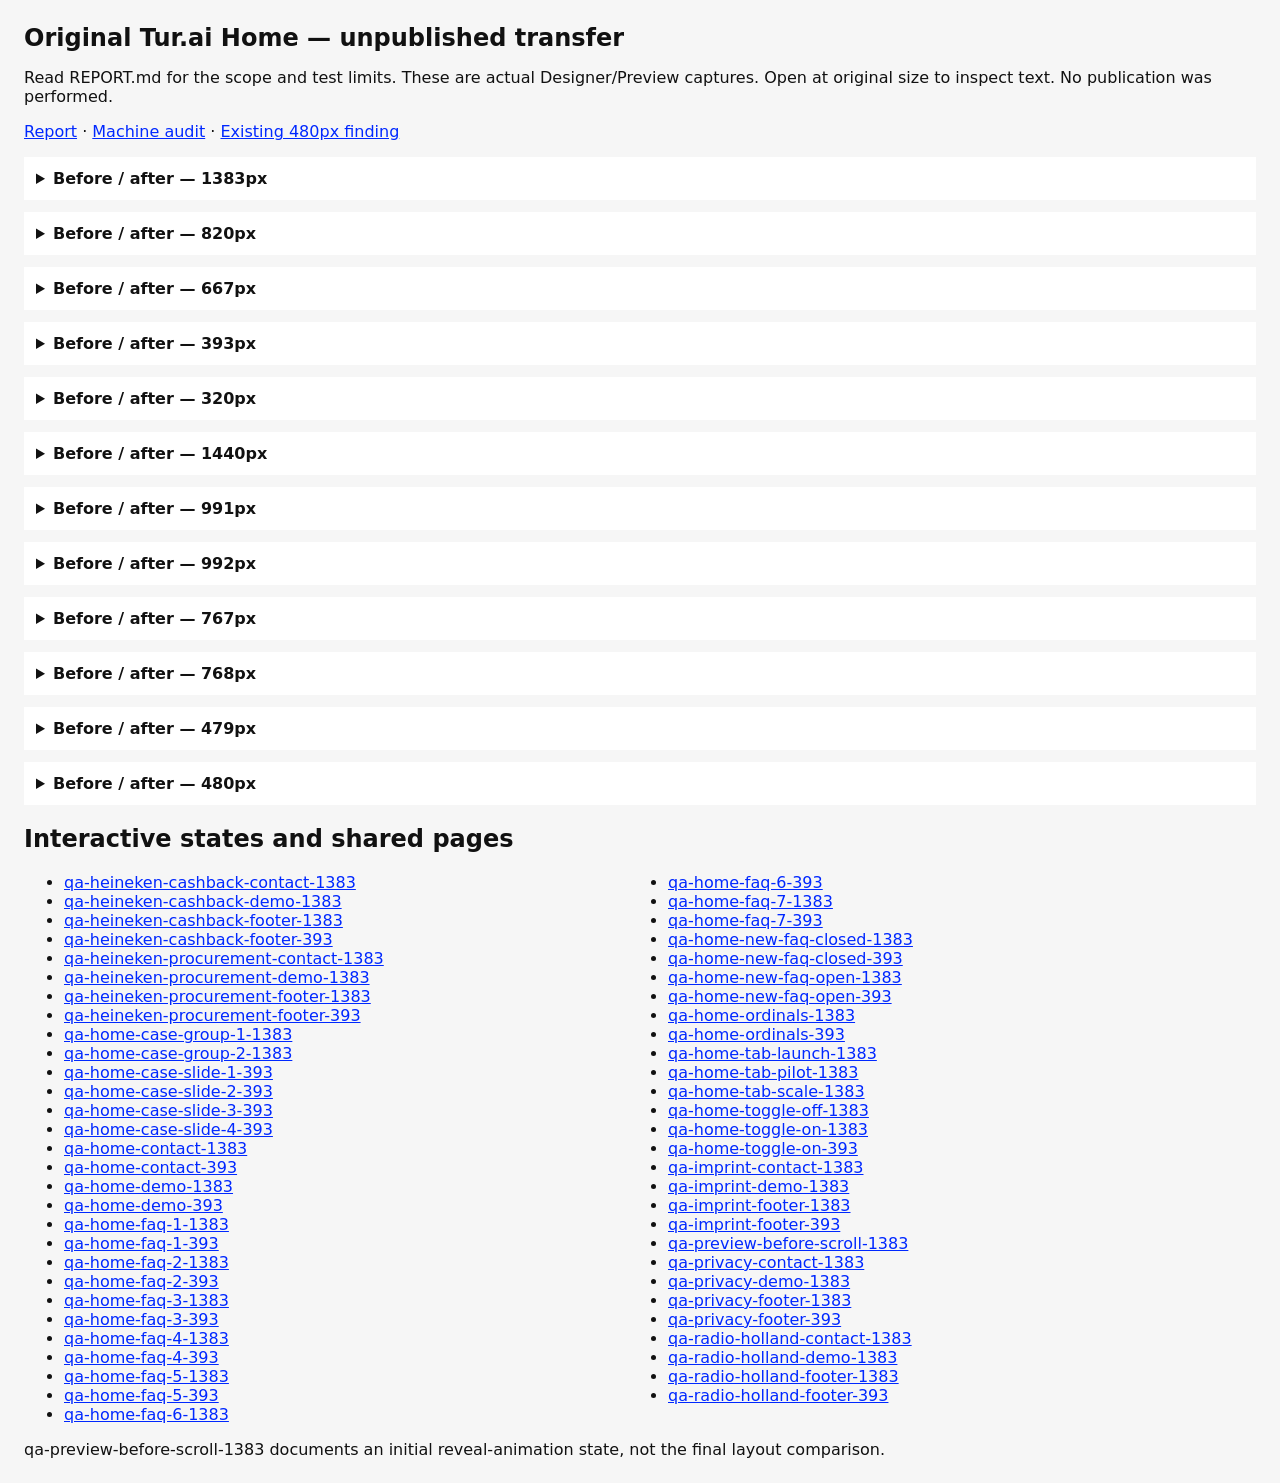
<file: implementation/2026-10-13-production-home-transfer/EVIDENCE.html>
<!doctype html><html lang="en"><meta charset="utf-8"><title>Tur.ai production transfer evidence</title><style>body{font:16px system-ui;margin:24px;background:#f6f6f6;color:#111}h1{font-size:24px}.pair{display:grid;grid-template-columns:1fr 1fr;gap:12px}.pair img{width:100%;height:auto}details{background:white;padding:12px;margin:12px 0}summary{cursor:pointer;font-weight:600}a{color:#0028ff}ul{columns:2}</style><h1>Original Tur.ai Home — unpublished transfer</h1><p>Read REPORT.md for the scope and test limits. These are actual Designer/Preview captures. Open at original size to inspect text. No publication was performed.</p><p><a href="REPORT.md">Report</a> · <a href="content-and-invariant-audit.json">Machine audit</a> · <a href="KNOWN_ISSUES.md">Existing 480px finding</a></p>
<details><summary>Before / after — 1383px</summary><div class="pair"><div><p>Before</p><a href="before-1383.png"><img loading="lazy" src="before-1383.png" alt="Before at 1383px"></a></div><div><p>After</p><a href="after-1383.png"><img loading="lazy" src="after-1383.png" alt="After at 1383px"></a></div></div></details>
<details><summary>Before / after — 820px</summary><div class="pair"><div><p>Before</p><a href="before-820.png"><img loading="lazy" src="before-820.png" alt="Before at 820px"></a></div><div><p>After</p><a href="after-820.png"><img loading="lazy" src="after-820.png" alt="After at 820px"></a></div></div></details>
<details><summary>Before / after — 667px</summary><div class="pair"><div><p>Before</p><a href="before-667.png"><img loading="lazy" src="before-667.png" alt="Before at 667px"></a></div><div><p>After</p><a href="after-667.png"><img loading="lazy" src="after-667.png" alt="After at 667px"></a></div></div></details>
<details><summary>Before / after — 393px</summary><div class="pair"><div><p>Before</p><a href="before-393.png"><img loading="lazy" src="before-393.png" alt="Before at 393px"></a></div><div><p>After</p><a href="after-393.png"><img loading="lazy" src="after-393.png" alt="After at 393px"></a></div></div></details>
<details><summary>Before / after — 320px</summary><div class="pair"><div><p>Before</p><a href="before-320.png"><img loading="lazy" src="before-320.png" alt="Before at 320px"></a></div><div><p>After</p><a href="after-320.png"><img loading="lazy" src="after-320.png" alt="After at 320px"></a></div></div></details>
<details><summary>Before / after — 1440px</summary><div class="pair"><div><p>Before</p><a href="before-1440.png"><img loading="lazy" src="before-1440.png" alt="Before at 1440px"></a></div><div><p>After</p><a href="after-1440.png"><img loading="lazy" src="after-1440.png" alt="After at 1440px"></a></div></div></details>
<details><summary>Before / after — 991px</summary><div class="pair"><div><p>Before</p><a href="before-991.png"><img loading="lazy" src="before-991.png" alt="Before at 991px"></a></div><div><p>After</p><a href="after-991.png"><img loading="lazy" src="after-991.png" alt="After at 991px"></a></div></div></details>
<details><summary>Before / after — 992px</summary><div class="pair"><div><p>Before</p><a href="before-992.png"><img loading="lazy" src="before-992.png" alt="Before at 992px"></a></div><div><p>After</p><a href="after-992.png"><img loading="lazy" src="after-992.png" alt="After at 992px"></a></div></div></details>
<details><summary>Before / after — 767px</summary><div class="pair"><div><p>Before</p><a href="before-767.png"><img loading="lazy" src="before-767.png" alt="Before at 767px"></a></div><div><p>After</p><a href="after-767.png"><img loading="lazy" src="after-767.png" alt="After at 767px"></a></div></div></details>
<details><summary>Before / after — 768px</summary><div class="pair"><div><p>Before</p><a href="before-768.png"><img loading="lazy" src="before-768.png" alt="Before at 768px"></a></div><div><p>After</p><a href="after-768.png"><img loading="lazy" src="after-768.png" alt="After at 768px"></a></div></div></details>
<details><summary>Before / after — 479px</summary><div class="pair"><div><p>Before</p><a href="before-479.png"><img loading="lazy" src="before-479.png" alt="Before at 479px"></a></div><div><p>After</p><a href="after-479.png"><img loading="lazy" src="after-479.png" alt="After at 479px"></a></div></div></details>
<details><summary>Before / after — 480px</summary><div class="pair"><div><p>Before</p><a href="before-480.png"><img loading="lazy" src="before-480.png" alt="Before at 480px"></a></div><div><p>After</p><a href="after-480.png"><img loading="lazy" src="after-480.png" alt="After at 480px"></a></div></div></details>
<h2>Interactive states and shared pages</h2><ul>
<li><a href="qa-heineken-cashback-contact-1383.png">qa-heineken-cashback-contact-1383</a></li>
<li><a href="qa-heineken-cashback-demo-1383.png">qa-heineken-cashback-demo-1383</a></li>
<li><a href="qa-heineken-cashback-footer-1383.png">qa-heineken-cashback-footer-1383</a></li>
<li><a href="qa-heineken-cashback-footer-393.png">qa-heineken-cashback-footer-393</a></li>
<li><a href="qa-heineken-procurement-contact-1383.png">qa-heineken-procurement-contact-1383</a></li>
<li><a href="qa-heineken-procurement-demo-1383.png">qa-heineken-procurement-demo-1383</a></li>
<li><a href="qa-heineken-procurement-footer-1383.png">qa-heineken-procurement-footer-1383</a></li>
<li><a href="qa-heineken-procurement-footer-393.png">qa-heineken-procurement-footer-393</a></li>
<li><a href="qa-home-case-group-1-1383.png">qa-home-case-group-1-1383</a></li>
<li><a href="qa-home-case-group-2-1383.png">qa-home-case-group-2-1383</a></li>
<li><a href="qa-home-case-slide-1-393.png">qa-home-case-slide-1-393</a></li>
<li><a href="qa-home-case-slide-2-393.png">qa-home-case-slide-2-393</a></li>
<li><a href="qa-home-case-slide-3-393.png">qa-home-case-slide-3-393</a></li>
<li><a href="qa-home-case-slide-4-393.png">qa-home-case-slide-4-393</a></li>
<li><a href="qa-home-contact-1383.png">qa-home-contact-1383</a></li>
<li><a href="qa-home-contact-393.png">qa-home-contact-393</a></li>
<li><a href="qa-home-demo-1383.png">qa-home-demo-1383</a></li>
<li><a href="qa-home-demo-393.png">qa-home-demo-393</a></li>
<li><a href="qa-home-faq-1-1383.png">qa-home-faq-1-1383</a></li>
<li><a href="qa-home-faq-1-393.png">qa-home-faq-1-393</a></li>
<li><a href="qa-home-faq-2-1383.png">qa-home-faq-2-1383</a></li>
<li><a href="qa-home-faq-2-393.png">qa-home-faq-2-393</a></li>
<li><a href="qa-home-faq-3-1383.png">qa-home-faq-3-1383</a></li>
<li><a href="qa-home-faq-3-393.png">qa-home-faq-3-393</a></li>
<li><a href="qa-home-faq-4-1383.png">qa-home-faq-4-1383</a></li>
<li><a href="qa-home-faq-4-393.png">qa-home-faq-4-393</a></li>
<li><a href="qa-home-faq-5-1383.png">qa-home-faq-5-1383</a></li>
<li><a href="qa-home-faq-5-393.png">qa-home-faq-5-393</a></li>
<li><a href="qa-home-faq-6-1383.png">qa-home-faq-6-1383</a></li>
<li><a href="qa-home-faq-6-393.png">qa-home-faq-6-393</a></li>
<li><a href="qa-home-faq-7-1383.png">qa-home-faq-7-1383</a></li>
<li><a href="qa-home-faq-7-393.png">qa-home-faq-7-393</a></li>
<li><a href="qa-home-new-faq-closed-1383.png">qa-home-new-faq-closed-1383</a></li>
<li><a href="qa-home-new-faq-closed-393.png">qa-home-new-faq-closed-393</a></li>
<li><a href="qa-home-new-faq-open-1383.png">qa-home-new-faq-open-1383</a></li>
<li><a href="qa-home-new-faq-open-393.png">qa-home-new-faq-open-393</a></li>
<li><a href="qa-home-ordinals-1383.png">qa-home-ordinals-1383</a></li>
<li><a href="qa-home-ordinals-393.png">qa-home-ordinals-393</a></li>
<li><a href="qa-home-tab-launch-1383.png">qa-home-tab-launch-1383</a></li>
<li><a href="qa-home-tab-pilot-1383.png">qa-home-tab-pilot-1383</a></li>
<li><a href="qa-home-tab-scale-1383.png">qa-home-tab-scale-1383</a></li>
<li><a href="qa-home-toggle-off-1383.png">qa-home-toggle-off-1383</a></li>
<li><a href="qa-home-toggle-on-1383.png">qa-home-toggle-on-1383</a></li>
<li><a href="qa-home-toggle-on-393.png">qa-home-toggle-on-393</a></li>
<li><a href="qa-imprint-contact-1383.png">qa-imprint-contact-1383</a></li>
<li><a href="qa-imprint-demo-1383.png">qa-imprint-demo-1383</a></li>
<li><a href="qa-imprint-footer-1383.png">qa-imprint-footer-1383</a></li>
<li><a href="qa-imprint-footer-393.png">qa-imprint-footer-393</a></li>
<li><a href="qa-preview-before-scroll-1383.png">qa-preview-before-scroll-1383</a></li>
<li><a href="qa-privacy-contact-1383.png">qa-privacy-contact-1383</a></li>
<li><a href="qa-privacy-demo-1383.png">qa-privacy-demo-1383</a></li>
<li><a href="qa-privacy-footer-1383.png">qa-privacy-footer-1383</a></li>
<li><a href="qa-privacy-footer-393.png">qa-privacy-footer-393</a></li>
<li><a href="qa-radio-holland-contact-1383.png">qa-radio-holland-contact-1383</a></li>
<li><a href="qa-radio-holland-demo-1383.png">qa-radio-holland-demo-1383</a></li>
<li><a href="qa-radio-holland-footer-1383.png">qa-radio-holland-footer-1383</a></li>
<li><a href="qa-radio-holland-footer-393.png">qa-radio-holland-footer-393</a></li>
</ul><p>qa-preview-before-scroll-1383 documents an initial reveal-animation state, not the final layout comparison.</p></html>
</file>
